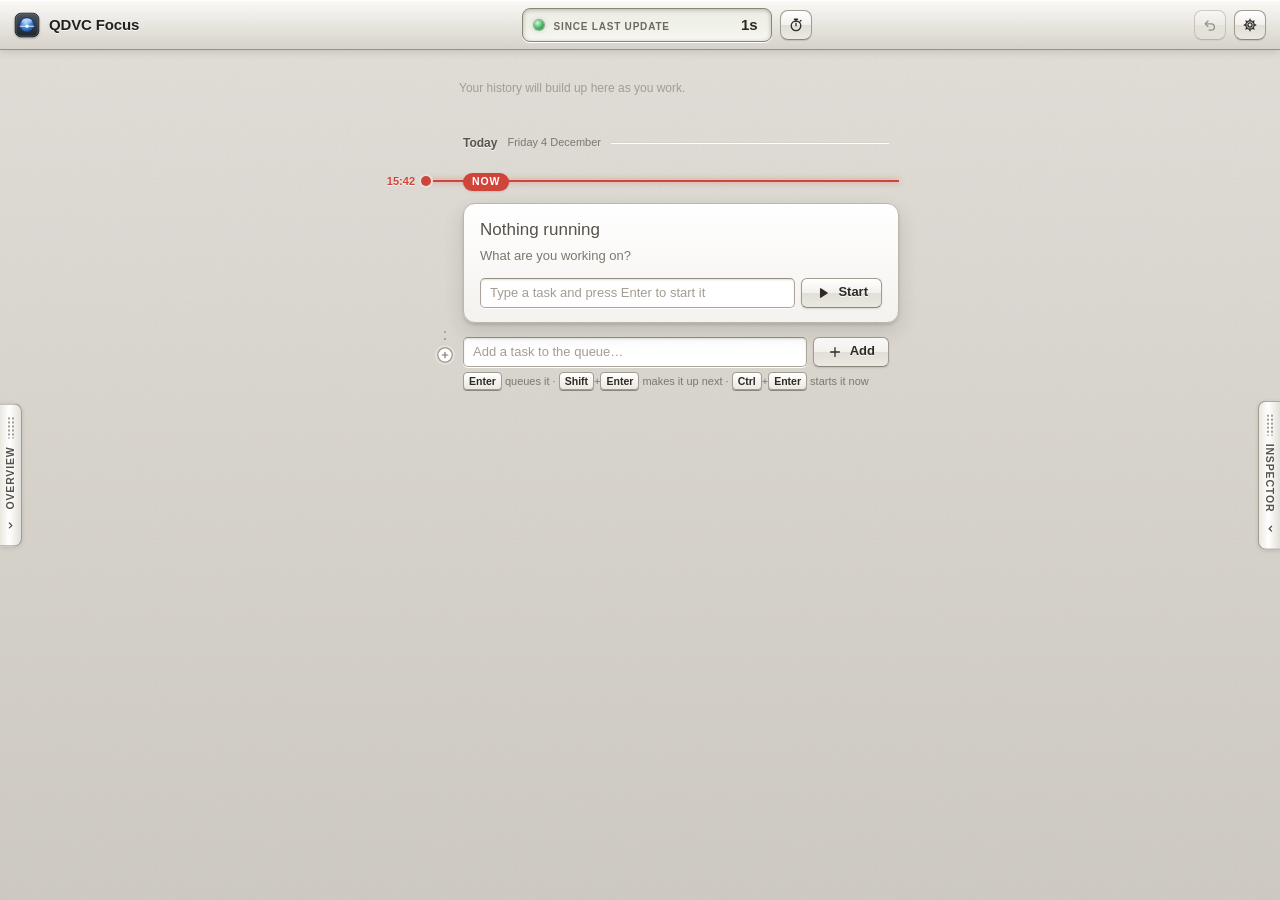
<file: docs/index.html>
<!DOCTYPE html>
<html lang="en">
<head>
<meta charset="utf-8">
<meta name="viewport" content="width=device-width, initial-scale=1">
<meta name="color-scheme" content="light">
<meta name="description" content="QDVC Focus — keep track of what you are working on now, what is up next, and what is running in the background.">
<title>QDVC Focus</title>
<link rel="icon" href="data:image/svg+xml,%3Csvg xmlns='http://www.w3.org/2000/svg' viewBox='0 0 32 32'%3E%3Crect x='1.5' y='1.5' width='29' height='29' rx='7' fill='%232d3238'/%3E%3Ccircle cx='16' cy='16' r='9' fill='%233a7fd0'/%3E%3Cpath d='M7.6 17.5h16.8' stroke='%23e8f3ff' stroke-width='1.6'/%3E%3Ccircle cx='16' cy='17.5' r='2.2' fill='%23fff'/%3E%3C/svg%3E">
<style>
/* ---------- src/css/00-tokens.css ---------- */
/* ==========================================================================
   00-tokens.css — the single source of truth for colour, type and metrics,
   in a light and a dark theme. 40-prefs.js sets data-theme on <html> to
   "light" or "dark" (resolving "auto" from the system setting).

   Both themes are deliberately tactile: lit-from-above gradients, inset
   wells, bevelled controls. Nothing outside this file names a colour
   directly, except where a hue is fixed by meaning in both themes.
   ========================================================================== */

:root {
  color-scheme: light;

  --font: "Helvetica Neue", Helvetica, Arial, sans-serif;
  --mono: ui-monospace, "SF Mono", Menlo, Consolas, "Liberation Mono", monospace;

  /* ink */
  --ink:         #23211d;
  --ink-mid:     #57524a;
  --ink-dim:     #7d776d;
  --ink-faint:   #a39d92;
  --emboss:      rgba(255, 255, 255, .85);   /* 1px text-shadow under labels */

  /* the desk behind everything */
  --desk-top:    #e4e1db;
  --desk-bot:    #d0ccc4;

  /* raised surfaces: drawers, dialogs */
  --surface-hi:  #fefefd;
  --surface-lo:  #f1efea;
  --surface-edge:#b3aea4;
  --shine:       rgba(255, 255, 255, 1);     /* inset highlight on top edges */

  /* bars: toolbar, dialog title bars */
  --bar-hi:      #fbfaf8;
  --bar-mid:     #e7e4de;
  --bar-lo:      #d6d2ca;
  --bar-edge:    #958f84;

  /* timeline cards */
  --card-hi:     #ffffff;
  --card-lo:     #f4f2ee;
  --card-edge:   #bcb7ad;
  --past-hi:     #faf9f6;
  --past-lo:     #f0eee9;

  /* sunken wells */
  --well-hi:     #d9d5cd;
  --well-lo:     #e7e4dd;

  /* etched separators: a dark line with a light line under it */
  --sep:         #d6d2c9;
  --sep-hi:      #ffffff;

  /* plain buttons */
  --btn-1:       #ffffff;
  --btn-2:       #f2f0ec;
  --btn-3:       #e2dfd8;
  --btn-4:       #ebe8e2;
  --btn-edge:    #a19b90;
  --btn-edge-b:  #8c867b;
  --btn-ink:     #2e2a25;
  --btn-shine:   rgba(255, 255, 255, .95);
  --btn-press-1: #d4d0c8;
  --btn-press-2: #e2dfd8;
  --hover-lift:  brightness(1.03);

  /* text fields */
  --field-bg:    #ffffff;
  --field-edge:  #aca69a;
  --field-edge-t:#958f83;

  /* shadows */
  --shadow:      rgba(40, 34, 24, .14);
  --shadow-deep: rgba(30, 25, 15, .28);

  /* accents */
  --accent:      #3a7bd5;
  --accent-hi:   #7db6f3;
  --accent-mid:  #4d8fe2;
  --accent-lo:   #2d6cc4;
  --accent-edge: #24599f;
  --accent-ink:  #2c66b8;
  --accent-soft: rgba(58, 123, 213, .12);
  --go:          #46a560;
  --go-hi:       #82d396;
  --go-mid:      #55b26e;
  --go-lo:       #379250;
  --go-edge:     #29703d;
  --red:         #b4362a;
  --red-edge:    #85251c;
  --amber-ink:   #9a6208;
  --now-line:    #d0453a;

  /* timeline lanes: 0 is the main line, the rest are background branches */
  --lane0:       #3a7bd5;
  --lane1:       #d08a1e;
  --lane2:       #2a9d8f;
  --lane3:       #8a5cc7;
  --lane4:       #c9506b;
  --lane-future: #a8a296;

  /* the clock face */
  --glass-hi:    #383e46;
  --glass-lo:    #1a1d21;
  --glass-edge:  #0f1114;
  --glass-ink:   #f3efe6;
  --glass-dim:   #9aa3ad;

  /* the backlit "since last update" display */
  --lcd-hi:      #e9eadf;
  --lcd-lo:      #f7f7f0;
  --lcd-edge:    #8a8579;
  --lcd-ink:     #2a2924;
  --lcd-dim:     #6c6a5f;

  /* menus, overlays, code */
  --menu-hi:     #fdfdfc;
  --menu-lo:     #f1efeb;
  --menu-edge:   #8d877c;
  --backdrop:    rgba(40, 36, 30, .38);
  --code-hi:     #272b31;
  --code-lo:     #1c1f24;

  --fs-xs: 11px;
  --fs-sm: 12px;
  --fs-md: 13px;

  --toolbar-h: 50px;
  --drawer-w: 320px;
  --radius: 6px;
}

:root[data-theme="dark"] {
  color-scheme: dark;

  --ink:         #ebe8e2;
  --ink-mid:     #c4c0b8;
  --ink-dim:     #9a968e;
  --ink-faint:   #6e6b65;
  --emboss:      rgba(0, 0, 0, .55);

  --desk-top:    #2b2d31;
  --desk-bot:    #1c1d20;

  --surface-hi:  #393c41;
  --surface-lo:  #2e3135;
  --surface-edge:#0f1012;
  --shine:       rgba(255, 255, 255, .08);

  --bar-hi:      #4b4e54;
  --bar-mid:     #3b3e43;
  --bar-lo:      #313438;
  --bar-edge:    #0c0d0f;

  --card-hi:     #46494f;
  --card-lo:     #3a3d42;
  --card-edge:   #141517;
  --past-hi:     #3b3e43;
  --past-lo:     #33363a;

  --well-hi:     #1a1b1e;
  --well-lo:     #24262a;

  --sep:         #18191c;
  --sep-hi:      rgba(255, 255, 255, .06);

  --btn-1:       #5b5f66;
  --btn-2:       #4b4f56;
  --btn-3:       #3e4147;
  --btn-4:       #44484e;
  --btn-edge:    #17181b;
  --btn-edge-b:  #0d0e10;
  --btn-ink:     #f0eee9;
  --btn-shine:   rgba(255, 255, 255, .15);
  --btn-press-1: #2a2c30;
  --btn-press-2: #35383d;
  --hover-lift:  brightness(1.12);

  --field-bg:    #1f2124;
  --field-edge:  #0f1012;
  --field-edge-t:#08090a;

  --shadow:      rgba(0, 0, 0, .45);
  --shadow-deep: rgba(0, 0, 0, .65);

  --accent:      #4b8fe6;
  --accent-ink:  #8cbcf5;
  --accent-soft: rgba(75, 143, 230, .2);
  --amber-ink:   #f0b14d;
  --red:         #ef7468;
  --now-line:    #ff6b5e;

  --lane0:       #5a9cf0;
  --lane1:       #e3a03a;
  --lane2:       #3fb7a8;
  --lane3:       #a67de0;
  --lane4:       #e06a86;
  --lane-future: #6f6c66;

  --glass-hi:    #30353c;
  --glass-lo:    #121417;
  --glass-edge:  #050607;

  --lcd-hi:      #1f2925;
  --lcd-lo:      #26322d;
  --lcd-edge:    #08090a;
  --lcd-ink:     #c9f0d4;
  --lcd-dim:     #7fa392;

  --menu-hi:     #46494f;
  --menu-lo:     #393c41;
  --menu-edge:   #0c0d0f;
  --backdrop:    rgba(0, 0, 0, .5);
  --code-hi:     #1d2024;
  --code-lo:     #141619;
}
/* ---------- src/css/10-base.css ---------- */
/* ==========================================================================
   10-base.css — reset, the desk, shared typography, keyframes.
   ========================================================================== */

*, *::before, *::after { box-sizing: border-box; }

html, body { height: 100%; }

body {
  margin: 0;
  min-width: 900px;
  overflow: hidden;
  font: var(--fs-md)/1.45 var(--font);
  color: var(--ink);
  background-color: var(--desk-bot);
  /* A faint grain over a top-lit gradient: enough to read as a surface,
     not enough to notice. */
  background-image:
    url("data:image/svg+xml,%3Csvg xmlns='http://www.w3.org/2000/svg' width='180' height='180'%3E%3Cfilter id='g'%3E%3CfeTurbulence type='fractalNoise' baseFrequency='.85' numOctaves='2' stitchTiles='stitch'/%3E%3CfeColorMatrix values='0 0 0 0 .2 0 0 0 0 .17 0 0 0 0 .12 0 0 0 .07 0'/%3E%3C/filter%3E%3Crect width='100%25' height='100%25' filter='url(%23g)'/%3E%3C/svg%3E"),
    linear-gradient(var(--desk-top), var(--desk-bot));
  background-attachment: fixed;
  -webkit-font-smoothing: antialiased;
  -moz-osx-font-smoothing: grayscale;
}

button, input, textarea, select { font: inherit; color: inherit; }

:focus-visible { outline: 2px solid var(--accent); outline-offset: 2px; }

b, strong { font-weight: 700; }

code {
  font: .92em var(--mono);
  padding: 1px 4px;
  border-radius: 3px;
  background: var(--accent-soft);
}

kbd {
  display: inline-block;
  min-width: 18px;
  padding: 0 5px;
  font: 600 10.5px/16px var(--font);
  text-align: center;
  color: var(--btn-ink);
  background: linear-gradient(var(--btn-1), var(--btn-4));
  border: 1px solid var(--btn-edge);
  border-radius: 4px;
  box-shadow: 0 1px 0 var(--btn-edge-b);
}

.dim { color: var(--ink-dim); }

.icon { flex: none; display: block; }

/* Engraved small-caps label, used for section headings everywhere. */
.label {
  font-size: var(--fs-xs);
  font-weight: 700;
  letter-spacing: .07em;
  text-transform: uppercase;
  color: var(--ink-dim);
  text-shadow: 0 1px 0 var(--emboss);
}

/* An etched rule: a dark line over a light one. */
.etched {
  height: 2px;
  border: 0;
  border-top: 1px solid var(--sep);
  border-bottom: 1px solid var(--sep-hi);
  margin: 0;
}

@keyframes breathe {
  0%, 100% { opacity: 1; }
  50% { opacity: .5; }
}

@keyframes ring {
  0% { box-shadow: 0 0 0 0 var(--ring-colour, rgba(58, 123, 213, .5)); }
  100% { box-shadow: 0 0 0 9px rgba(0, 0, 0, 0); }
}

@keyframes fade-in {
  from { opacity: 0; }
}

@keyframes drop-in {
  from { opacity: 0; transform: translateY(-10px) scale(.98); }
}

@keyframes rise-in {
  from { opacity: 0; transform: translateY(8px); }
}

@media (prefers-reduced-motion: reduce) {
  *, *::before, *::after { animation: none !important; transition: none !important; scroll-behavior: auto !important; }
}
/* ---------- src/css/20-chrome.css ---------- */
/* ==========================================================================
   20-chrome.css — window chrome: toolbar, the "since last update" display,
   the three-column workspace, the pull-open drawers and their handles, and
   the "jump to now" pill.
   ========================================================================== */

.app {
  display: flex;
  flex-direction: column;
  height: 100vh;
}

/* ---------------------------------------------------------------- toolbar */

.toolbar {
  position: relative;
  z-index: 6;
  flex: none;
  display: flex;
  align-items: center;
  gap: 12px;
  height: var(--toolbar-h);
  padding: 0 14px;
  background: linear-gradient(var(--bar-hi), var(--bar-mid) 55%, var(--bar-lo));
  border-bottom: 1px solid var(--bar-edge);
  box-shadow: inset 0 1px 0 var(--shine), 0 2px 8px var(--shadow);
}

.toolbar-spacer { flex: 1; }

.brand {
  display: flex;
  align-items: center;
  gap: 9px;
  min-width: 0;
}

.brand-mark svg { display: block; filter: drop-shadow(0 1px 1px rgba(0, 0, 0, .3)); }

.brand-name {
  font-size: 15px;
  font-weight: 700;
  letter-spacing: -.01em;
  color: var(--ink);
  text-shadow: 0 1px 0 var(--emboss);
  white-space: nowrap;
}

.toolbar-tools { display: flex; align-items: center; gap: 8px; }

/* Round glossy toolbar buttons, icon only. */
.tbtn {
  display: inline-flex;
  align-items: center;
  justify-content: center;
  width: 32px;
  height: 30px;
  padding: 0;
  color: var(--btn-ink);
  background: linear-gradient(var(--btn-1), var(--btn-2) 50%, var(--btn-3) 51%, var(--btn-4));
  border: 1px solid var(--btn-edge);
  border-bottom-color: var(--btn-edge-b);
  border-radius: 8px;
  box-shadow: inset 0 1px 0 var(--btn-shine), 0 1px 1px var(--shadow);
  cursor: pointer;
}

.tbtn:hover { filter: var(--hover-lift); }
.tbtn:active { filter: none; background: linear-gradient(var(--btn-press-1), var(--btn-press-2)); box-shadow: inset 0 1px 3px var(--shadow-deep); }
.tbtn:disabled { opacity: .45; cursor: default; filter: none; }

/* The "since last update" display: a recessed, backlit panel in the middle
   of the toolbar, like the status window of a desktop media player. */
.idle-chip {
  display: flex;
  align-items: center;
  gap: 10px;
  width: 250px;
  height: 34px;
  padding: 0 13px 0 11px;
  text-align: left;
  cursor: pointer;
  color: var(--lcd-ink);
  background:
    linear-gradient(rgba(255, 255, 255, .22), rgba(255, 255, 255, 0) 50%),
    linear-gradient(var(--lcd-hi), var(--lcd-lo));
  border: 1px solid var(--lcd-edge);
  border-radius: 8px;
  box-shadow: inset 0 1px 4px var(--shadow-deep), 0 1px 0 var(--sep-hi);
}

.idle-chip:active { box-shadow: inset 0 2px 6px var(--shadow-deep), 0 1px 0 var(--sep-hi); }

.idle-lamp {
  flex: none;
  width: 10px;
  height: 10px;
  border-radius: 50%;
  background: radial-gradient(circle at 35% 30%, #d4f8db, #41b45f 55%, #287f40);
  box-shadow: 0 0 0 1px rgba(0, 0, 0, .3), 0 0 5px rgba(65, 180, 95, .55);
}

.idle-chip[data-level="warn"] .idle-lamp {
  background: radial-gradient(circle at 35% 30%, #fff1c9, #e5a12c 55%, #a86c0a);
  box-shadow: 0 0 0 1px rgba(0, 0, 0, .3), 0 0 6px rgba(229, 161, 44, .7);
}

.idle-chip[data-level="alert"] .idle-lamp {
  background: radial-gradient(circle at 35% 30%, #ffd2cc, #db4a3a 55%, #962719);
  box-shadow: 0 0 0 1px rgba(0, 0, 0, .3), 0 0 8px rgba(219, 74, 58, .8);
  animation: breathe 1.6s ease-in-out infinite;
}

.idle-text {
  display: flex;
  flex: 1;
  justify-content: space-between;
  align-items: baseline;
  gap: 8px;
  min-width: 0;
}

.idle-label {
  font-size: 10px;
  font-weight: 700;
  text-transform: uppercase;
  letter-spacing: .08em;
  color: var(--lcd-dim);
  white-space: nowrap;
}

.idle-value {
  font-size: 15px;
  font-weight: 700;
  font-variant-numeric: tabular-nums;
  white-space: nowrap;
}

.idle-chip[data-level="warn"] .idle-value { color: var(--amber-ink); }
.idle-chip[data-level="alert"] .idle-value { color: var(--red); }
.idle-chip.is-pulsing { animation: ring .6s ease-out; --ring-colour: rgba(65, 180, 95, .55); }

/* -------------------------------------------------------------- workspace */

.workspace {
  flex: 1;
  min-height: 0;
  display: grid;
  grid-template-columns: 0 minmax(0, 1fr) 0;
  transition: grid-template-columns .24s ease;
}

.workspace.left-open { grid-template-columns: var(--drawer-w) minmax(0, 1fr) 0; }
.workspace.right-open { grid-template-columns: 0 minmax(0, 1fr) var(--drawer-w); }
.workspace.left-open.right-open { grid-template-columns: var(--drawer-w) minmax(0, 1fr) var(--drawer-w); }

.stage {
  position: relative;
  min-width: 0;
  min-height: 0;
}

/* -------------------------------------------------------------- drawers */

/* A drawer is a raised slab; the inner box keeps its full width while the
   column opens, so the contents slide in rather than reflow. */
.drawer {
  position: relative;
  min-width: 0;
  overflow: hidden;
  background: linear-gradient(var(--surface-hi), var(--surface-lo));
}

.drawer-left { border-right: 1px solid var(--surface-edge); box-shadow: inset -1px 0 0 var(--shine), 4px 0 12px var(--shadow); z-index: 2; }
.drawer-right { border-left: 1px solid var(--surface-edge); box-shadow: inset 1px 0 0 var(--shine), -4px 0 12px var(--shadow); z-index: 2; }

.workspace:not(.left-open) .drawer-left,
.workspace:not(.right-open) .drawer-right { border: 0; box-shadow: none; }

.drawer-inner {
  position: absolute;
  top: 0;
  bottom: 0;
  width: var(--drawer-w);
  overflow-y: auto;
  overflow-x: hidden;
}

.drawer-left .drawer-inner { right: 0; }
.drawer-right .drawer-inner { left: 0; }

/* Handles: a tab sticking out of each edge of the stage, with a knurled
   grip, that you pull to open the drawer behind it. */
.drawer-handle {
  position: absolute;
  top: 50%;
  z-index: 4;
  display: flex;
  flex-direction: column;
  align-items: center;
  gap: 8px;
  width: 22px;
  padding: 12px 0;
  color: var(--ink-mid);
  background: linear-gradient(90deg, var(--btn-4), var(--btn-1) 45%, var(--btn-3));
  border: 1px solid var(--btn-edge);
  box-shadow: 0 1px 4px var(--shadow);
  transform: translateY(-50%);
  cursor: pointer;
}

.drawer-handle:hover { filter: var(--hover-lift); color: var(--ink); }

.handle-left { left: 0; border-left: 0; border-radius: 0 8px 8px 0; }
.handle-right { right: 0; border-right: 0; border-radius: 8px 0 0 8px; }

.handle-grip {
  width: 8px;
  height: 22px;
  background-image: radial-gradient(circle, var(--ink-faint) .9px, transparent 1.3px);
  background-size: 4px 4px;
}

.handle-label {
  writing-mode: vertical-rl;
  font-size: 10.5px;
  font-weight: 700;
  letter-spacing: .08em;
  text-transform: uppercase;
  text-shadow: 0 1px 0 var(--emboss);
}

.handle-left .handle-label { transform: rotate(180deg); }

.handle-chevron { transition: transform .2s; }
.handle-left .handle-chevron { transform: rotate(-90deg); }
.handle-right .handle-chevron { transform: rotate(90deg); }
.left-open .handle-left .handle-chevron { transform: rotate(90deg); }
.right-open .handle-right .handle-chevron { transform: rotate(-90deg); }

/* ---------------------------------------------------------- jump to now */

.jump-now {
  position: absolute;
  left: 50%;
  z-index: 5;
  display: inline-flex;
  align-items: center;
  gap: 7px;
  height: 34px;
  padding: 0 16px 0 12px;
  font-size: var(--fs-md);
  font-weight: 700;
  color: #fff;
  text-shadow: 0 -1px 0 rgba(0, 0, 0, .3);
  background: linear-gradient(#7db6f3, #4d8fe2 50%, #2d6cc4 51%, #3f81d6);
  border: 1px solid #24599f;
  border-radius: 17px;
  box-shadow: inset 0 1px 0 rgba(255, 255, 255, .45), 0 6px 18px var(--shadow-deep);
  transform: translateX(-50%);
  cursor: pointer;
  animation: rise-in .18s ease-out;
}

.jump-now[hidden] { display: none; }
.jump-now[data-dir="down"] { bottom: 22px; }
.jump-now[data-dir="up"] { top: 18px; }
.jump-now[data-dir="up"] .icon { transform: rotate(180deg); }
.jump-now:hover { filter: brightness(1.06); }
/* ---------- src/css/30-controls.css ---------- */
/* ==========================================================================
   30-controls.css — buttons, text fields, small icon tools, links.
   ========================================================================== */

.btn {
  display: inline-flex;
  align-items: center;
  justify-content: center;
  gap: 7px;
  height: 30px;
  padding: 0 13px;
  font-size: var(--fs-md);
  font-weight: 600;
  color: var(--btn-ink);
  text-shadow: 0 1px 0 var(--emboss);
  white-space: nowrap;
  background: linear-gradient(var(--btn-1), var(--btn-2) 50%, var(--btn-3) 51%, var(--btn-4));
  border: 1px solid var(--btn-edge);
  border-bottom-color: var(--btn-edge-b);
  border-radius: var(--radius);
  box-shadow: inset 0 1px 0 var(--btn-shine), 0 1px 2px var(--shadow);
  cursor: pointer;
}

.btn:hover { filter: var(--hover-lift); }

.btn:active {
  filter: none;
  background: linear-gradient(var(--btn-press-1), var(--btn-press-2));
  box-shadow: inset 0 1px 3px var(--shadow-deep);
}

.btn:disabled {
  opacity: .5;
  filter: none;
  cursor: default;
  box-shadow: none;
}

.btn-lg { height: 38px; padding: 0 17px; font-size: 14px; border-radius: 8px; }
.btn-sm { height: 26px; padding: 0 10px; font-size: var(--fs-sm); gap: 5px; }
.btn-icon { width: 38px; padding: 0; }
.btn-block { width: 100%; justify-content: flex-start; }

/* Coloured buttons share one recipe: a two-tone gloss and an engraved
   label. Only the hues change; they read the same in both themes. */
.btn-primary, .btn-go, .btn-danger {
  color: #fff;
  text-shadow: 0 -1px 0 rgba(0, 0, 0, .3);
  box-shadow: inset 0 1px 0 rgba(255, 255, 255, .45), 0 1px 2px var(--shadow);
}

.btn-primary {
  background: linear-gradient(#7db6f3, #4d8fe2 50%, #2d6cc4 51%, #3f81d6);
  border-color: #24599f;
}

.btn-go {
  background: linear-gradient(#82d396, #55b26e 50%, #379250 51%, #42a05c);
  border-color: #29703d;
}

.btn-danger {
  background: linear-gradient(#ec8a7f, #d55849 50%, #bd3d2f 51%, #c84a3c);
  border-color: #85251c;
}

.btn-primary:active { background: linear-gradient(#2a65b8, #3a7bd5); box-shadow: inset 0 1px 3px rgba(0, 0, 0, .35); }
.btn-go:active { background: linear-gradient(#2f8146, #46a560); box-shadow: inset 0 1px 3px rgba(0, 0, 0, .35); }
.btn-danger:active { background: linear-gradient(#a8352a, #c84a3c); box-shadow: inset 0 1px 3px rgba(0, 0, 0, .35); }

/* Small borderless tool that gains a bevel on hover. */
.tool {
  flex: none;
  display: inline-flex;
  align-items: center;
  justify-content: center;
  width: 26px;
  height: 24px;
  padding: 0;
  color: var(--ink-mid);
  background: none;
  border: 1px solid transparent;
  border-radius: 5px;
  cursor: pointer;
}

.tool:hover, .tool.is-open {
  color: var(--ink);
  background: linear-gradient(var(--btn-1), var(--btn-4));
  border-color: var(--btn-edge);
  box-shadow: inset 0 1px 0 var(--btn-shine), 0 1px 1px var(--shadow);
}

.tool:active {
  background: linear-gradient(var(--btn-press-1), var(--btn-press-2));
  box-shadow: inset 0 1px 2px var(--shadow-deep);
}

.link-btn {
  padding: 0;
  font-size: var(--fs-md);
  color: var(--accent-ink);
  background: none;
  border: 0;
  cursor: pointer;
}

.link-btn:hover { text-decoration: underline; }

/* Text fields are sunk into the surface. */
.field {
  height: 30px;
  padding: 0 9px;
  font-size: var(--fs-md);
  color: var(--ink);
  background: var(--field-bg);
  border: 1px solid var(--field-edge);
  border-top-color: var(--field-edge-t);
  border-radius: 5px;
  box-shadow: inset 0 1px 2px var(--shadow), 0 1px 0 var(--sep-hi);
}

.field::placeholder { color: var(--ink-faint); }

.field:focus {
  outline: none;
  border-color: var(--accent);
  box-shadow: inset 0 1px 2px var(--shadow), 0 0 0 3px var(--accent-soft);
}

.field-area {
  width: 100%;
  height: auto;
  padding: 7px 9px;
  line-height: 1.45;
  resize: vertical;
}

.field-code {
  width: 100%;
  height: auto;
  min-height: 220px;
  padding: 10px 12px;
  font: 12.5px/1.5 var(--mono);
  white-space: pre;
  resize: vertical;
}

/* A segmented control: a row of buttons sharing one bevelled frame. */
.segmented { display: inline-flex; }
.segmented .btn { border-radius: 0; margin-left: -1px; }
.segmented .btn:first-child { border-radius: var(--radius) 0 0 var(--radius); margin-left: 0; }
.segmented .btn:last-child { border-radius: 0 var(--radius) var(--radius) 0; }
.segmented .btn[aria-pressed="true"] {
  background: linear-gradient(var(--btn-press-1), var(--btn-press-2));
  box-shadow: inset 0 1px 3px var(--shadow-deep);
  filter: none;
}
/* ---------- src/css/40-timeline.css ---------- */
/* ==========================================================================
   40-timeline.css — the timeline: rows, the graph column (lines, curves and
   nodes), and the cards beside it.

   Each row is a three-column grid: time | graph | card. The graph column is
   as wide as the lanes in use (--graph-w, set by the view). Lines are thin
   absolutely-positioned bars anchored to the top or bottom of their row, and
   the node sits a fixed distance from the top (--node-y), so rows can be any
   height without the drawing stretching.
   ========================================================================== */

.timeline-scroll {
  position: absolute;
  inset: 0;
  overflow: auto;
}

/* As wide as its columns, centred; scrolls sideways only if very many
   tasks once ran at the same time. */
.timeline {
  --node-y: 24px;
  width: fit-content;
  max-width: 100%;
  min-width: 520px;
  margin: 0 auto;
  padding: 26px 44px 160px 36px;
}

.tl-origin {
  padding: 4px 0 18px calc(58px + var(--graph-w));
  font-size: var(--fs-sm);
  color: var(--ink-faint);
}

/* Past and present: one grid. Columns and rows are set inline by the view. */
.tl-grid {
  position: relative;
  display: grid;
}

.tl-time {
  padding: 16px 10px 0 0;
  font-size: var(--fs-xs);
  line-height: 16px;
  text-align: right;
  color: var(--ink-dim);
  font-variant-numeric: tabular-nums;
  text-shadow: 0 1px 0 var(--emboss);
  white-space: nowrap;
}

.tl-tick .tl-time { padding-top: 0; line-height: 10px; }
.tl-tick-time { font-size: 10px; color: var(--ink-faint); }

.tl-graph { position: relative; }

/* Cards sit in their lane's column, spanning the rows they ran for. */
.tl-grid > .tl-card,
.tl-grid > .run-card {
  position: relative;
  z-index: 1;
  margin: 6px 10px 6px 4px;
}

.lane-dot {
  display: inline-block;
  width: 8px;
  height: 8px;
  margin: 0 7px 1px 0;
  border-radius: 50%;
  background: var(--lc);
  box-shadow: inset 0 1px 0 rgba(255, 255, 255, .5), 0 0 0 1px rgba(0, 0, 0, .2);
}

/* The queue: a plain list of rows, lining up with lane 0 above. */
.tl-row {
  position: relative;
  display: grid;
  grid-template-columns: 58px var(--graph-w) var(--col-w);
}

.tl-body {
  min-width: 0;
  padding: 6px 10px 8px 4px;
}

/* ---------------------------------------------------------------- lanes */

.lc0 { --lc: var(--lane0); }
.lc1 { --lc: var(--lane1); }
.lc2 { --lc: var(--lane2); }
.lc3 { --lc: var(--lane3); }
.lc4 { --lc: var(--lane4); }

/* A line is a little tube: darker at the edges, a highlight down the middle. */
.ln {
  position: absolute;
  width: 4px;
  margin-left: -2px;
  border-radius: 2px;
}

.ln-solid, .ln-bg {
  background:
    linear-gradient(90deg, rgba(0, 0, 0, .22), rgba(255, 255, 255, .38) 45%, rgba(0, 0, 0, .14)),
    var(--lc);
}

.ln-idle {
  background: repeating-linear-gradient(to bottom, var(--lc) 0 5px, transparent 5px 10px);
  opacity: .5;
  width: 2px;
  margin-left: -1px;
}

.ln-future {
  width: 2px;
  margin-left: -1px;
  background: repeating-linear-gradient(to bottom, var(--lane-future) 0 2px, transparent 2px 7px);
}

.curve {
  position: absolute;
  left: 0;
  overflow: visible;
  pointer-events: none;
}

.curve path {
  fill: none;
  stroke: var(--lc);
  stroke-width: 4;
  stroke-linecap: round;
}

.curve path + path {
  stroke: rgba(255, 255, 255, .35);
  stroke-width: 1.2;
}

/* ---------------------------------------------------------------- nodes */

/* Glossy beads, ringed in the desk colour so they sit on top of the line. */
.node {
  position: absolute;
  top: var(--node-y);
  width: 14px;
  height: 14px;
  margin: -7px 0 0 -7px;
  border-radius: 50%;
  background:
    radial-gradient(circle at 35% 30%, rgba(255, 255, 255, .8), rgba(255, 255, 255, 0) 48%),
    var(--lc);
  box-shadow: 0 0 0 2px var(--desk-top), 0 1px 3px rgba(0, 0, 0, .35);
}

.node .icon {
  width: 10px;
  height: 10px;
  margin: 2px;
  color: #fff;
  stroke-width: 3;
}

.node-done {
  background:
    radial-gradient(circle at 35% 30%, rgba(255, 255, 255, .7), rgba(255, 255, 255, 0) 48%),
    var(--go);
}

.node-small { width: 10px; height: 10px; margin: -5px 0 0 -5px; }

.node-hollow {
  background: var(--field-bg);
  box-shadow: inset 0 0 0 2px var(--lc), 0 0 0 2px var(--desk-top);
}

.node-present {
  width: 20px;
  height: 20px;
  margin: -10px 0 0 -10px;
  animation: present-ring 2.2s ease-out infinite;
}

@keyframes present-ring {
  0% { box-shadow: 0 0 0 2px var(--desk-top), 0 0 0 2px var(--lc); }
  70%, 100% { box-shadow: 0 0 0 2px var(--desk-top), 0 0 0 12px rgba(0, 0, 0, 0); }
}

.node-running { animation: lane-ring 1.8s ease-out infinite; }

@keyframes lane-ring {
  0% { box-shadow: 0 0 0 2px var(--desk-top), 0 0 0 2px color-mix(in srgb, var(--lc) 70%, transparent); }
  80%, 100% { box-shadow: 0 0 0 2px var(--desk-top), 0 0 0 9px transparent; }
}

.node-future {
  width: 12px;
  height: 12px;
  margin: -6px 0 0 -6px;
  background: var(--field-bg);
  box-shadow: inset 0 0 0 2px var(--lane-future), 0 0 0 2px var(--desk-top);
}

.node-next { box-shadow: inset 0 0 0 3px var(--lane0), 0 0 0 2px var(--desk-top); }

.node-add {
  display: flex;
  align-items: center;
  justify-content: center;
  width: 16px;
  height: 16px;
  margin: -8px 0 0 -8px;
  color: var(--ink-dim);
  background: var(--field-bg);
  box-shadow: inset 0 0 0 1.5px var(--lane-future), 0 0 0 2px var(--desk-top);
}

.node-add .icon { width: 10px; height: 10px; color: var(--ink-dim); stroke-width: 2.4; margin: 0; }

/* ---------------------------------------------------------------- cards */

.tl-card {
  position: relative;
  padding: 8px 12px 9px;
  background: linear-gradient(var(--card-hi), var(--card-lo));
  border: 1px solid var(--card-edge);
  border-radius: 8px;
  box-shadow: inset 0 1px 0 var(--shine), 0 1px 2px var(--shadow);
  cursor: pointer;
}

.tl-card:hover { filter: var(--hover-lift); }

.tl-card.is-past {
  background: linear-gradient(var(--past-hi), var(--past-lo));
  box-shadow: inset 0 1px 0 var(--shine), 0 1px 1px var(--shadow);
}

.tl-card.is-past .tl-title { font-weight: 600; color: var(--ink-mid); }

.tl-card.is-selected,
.present-card.is-selected {
  border-color: var(--accent);
  box-shadow: inset 0 1px 0 var(--shine), 0 0 0 3px var(--accent-soft), 0 1px 2px var(--shadow);
}

.tl-title {
  font-size: 13.5px;
  font-weight: 700;
  line-height: 18px;
  overflow-wrap: anywhere;
}

.tl-note {
  margin-top: 1px;
  font-size: var(--fs-sm);
  color: var(--ink-mid);
  white-space: nowrap;
  overflow: hidden;
  text-overflow: ellipsis;
}

.tl-meta {
  display: flex;
  flex-wrap: wrap;
  align-items: center;
  gap: 4px 8px;
  margin-top: 3px;
  font-size: 11.5px;
  color: var(--ink-dim);
  font-variant-numeric: tabular-nums;
}

/* Small recessed status chips. */
.chip {
  display: inline-flex;
  align-items: center;
  gap: 4px;
  height: 17px;
  padding: 0 7px;
  font-size: 10.5px;
  font-weight: 700;
  letter-spacing: .02em;
  color: var(--ink-mid);
  background: linear-gradient(var(--well-hi), var(--well-lo));
  border-radius: 9px;
  box-shadow: inset 0 1px 2px var(--shadow), 0 1px 0 var(--sep-hi);
  white-space: nowrap;
}

.chip .icon { width: 11px; height: 11px; stroke-width: 2.2; }
.chip-done { color: var(--go); }
.chip-next { color: #fff; background: linear-gradient(#5f9de9, #3a7bd5); box-shadow: inset 0 1px 0 rgba(255, 255, 255, .35), 0 1px 1px var(--shadow); text-shadow: 0 -1px 0 rgba(0, 0, 0, .25); }

/* Hover tools on a card, laid over its top-right corner. */
.tl-tools {
  position: absolute;
  top: 5px;
  right: 5px;
  display: flex;
  gap: 1px;
  padding-left: 18px;
  background: linear-gradient(to right, transparent, var(--card-hi) 16px);
  border-radius: 0 6px 6px 0;
  opacity: 0;
  pointer-events: none;
  transition: opacity .12s;
}

.tl-card:hover .tl-tools,
.tl-card:focus-within .tl-tools { opacity: 1; pointer-events: auto; }
body.dragging-task .tl-tools { opacity: 0 !important; }

/* ------------------------------------------------------- one-line rows */

.tl-line {
  display: flex;
  align-items: center;
  gap: 6px;
  padding-top: 10px;
  font-size: var(--fs-sm);
  color: var(--ink-dim);
  text-shadow: 0 1px 0 var(--emboss);
}

.tl-line .icon { width: 13px; height: 13px; }
.tl-line b { color: var(--ink-mid); }
.tl-gap { padding-top: 7px; font-style: italic; font-size: var(--fs-xs); }

.tl-day {
  display: flex;
  align-items: center;
  gap: 10px;
  padding: 14px 10px 0 4px;
}

.tl-day-name { font-weight: 700; font-size: var(--fs-sm); color: var(--ink-mid); text-shadow: 0 1px 0 var(--emboss); white-space: nowrap; }
.tl-day-date { font-size: var(--fs-xs); color: var(--ink-dim); white-space: nowrap; }
.tl-day .etched { flex: 1; }

/* -------------------------------------------------------------- future */

.tl-card.is-future {
  background: linear-gradient(var(--past-hi), var(--past-lo));
  cursor: grab;
}

.tl-card.is-future:active { cursor: grabbing; }
.tl-card.is-next { background: linear-gradient(var(--card-hi), var(--card-lo)); box-shadow: inset 0 1px 0 var(--shine), 0 2px 4px var(--shadow); }
.tl-card.is-dragging { opacity: .4; }

.tl-future { position: relative; }

.tl-future.drop-active::before {
  content: '';
  position: absolute;
  inset: -4px auto -4px calc(58px + var(--graph-w) - 2px);
  width: calc(var(--col-w) + 8px);
  border-radius: 10px;
  background: var(--accent-soft);
  pointer-events: none;
}

/* The marker takes no space, so placing it never moves the rows it is
   measured against. */
.drop-marker { position: relative; height: 0; }

.drop-marker::before {
  content: '';
  position: absolute;
  left: calc(58px + var(--graph-w) + 4px);
  width: calc(var(--col-w) - 6px);
  top: -2px;
  height: 3px;
  border-radius: 2px;
  background: linear-gradient(#6aa8ef, #2f6fca);
  box-shadow: 0 1px 2px rgba(30, 80, 160, .45);
}

.drop-marker::after {
  content: '';
  position: absolute;
  left: calc(58px + var(--graph-w));
  top: -5px;
  width: 9px;
  height: 9px;
  border-radius: 50%;
  background: var(--field-bg);
  border: 2px solid #2f6fca;
}

.add-form { display: flex; gap: 6px; }
.add-form .field { flex: 1; min-width: 0; }
.add-hint { margin-top: 5px; font-size: var(--fs-xs); color: var(--ink-dim); }
/* ---------- src/css/45-present.css ---------- */
/* ==========================================================================
   45-present.css — the present: running cards (with the glass-fronted clock
   on the one in the foreground), the "now" line drawn across the timeline,
   and hiding timers.
   ========================================================================== */

/* A running card reaches from when the task started down to the now line.
   Its title sticks to the top of the view and its controls to the bottom,
   so however long it has run, both stay in reach. */
.run-card {
  container-type: inline-size;
  display: flex;
  flex-direction: column;
  min-height: 132px;
  background: linear-gradient(var(--card-hi), var(--card-lo));
  border: 1px solid var(--card-edge);
  border-radius: 11px;
  box-shadow: inset 0 1px 0 var(--shine), 0 2px 3px var(--shadow), 0 8px 20px var(--shadow);
  cursor: pointer;
}

.run-card.is-foreground {
  border-color: var(--accent);
  box-shadow: inset 0 1px 0 var(--shine), 0 0 0 3px var(--accent-soft), 0 2px 3px var(--shadow), 0 12px 28px var(--shadow);
}

.run-card.is-selected:not(.is-foreground) {
  border-color: var(--accent);
  box-shadow: inset 0 1px 0 var(--shine), 0 0 0 3px var(--accent-soft), 0 2px 3px var(--shadow);
}

.run-head {
  position: sticky;
  top: 0;
  z-index: 2;
  padding: 9px 12px 6px;
  background: linear-gradient(var(--card-hi), color-mix(in srgb, var(--card-hi) 70%, var(--card-lo)));
  border-radius: 10px 10px 0 0;
}

.eyebrow {
  display: flex;
  align-items: center;
  gap: 7px;
  height: 18px;
}

.run-title {
  font-size: 15px;
  font-weight: 700;
  line-height: 1.25;
  letter-spacing: -.01em;
  overflow-wrap: anywhere;
}

.is-foreground .run-title { font-size: 18px; }

.run-notes {
  display: -webkit-box;
  -webkit-line-clamp: 3;
  -webkit-box-orient: vertical;
  overflow: hidden;
  margin: 0 12px 6px;
  font-size: var(--fs-md);
  white-space: pre-wrap;
  color: var(--ink-mid);
}

.run-foot {
  position: sticky;
  bottom: 0;
  z-index: 2;
  display: flex;
  flex-direction: column;
  gap: 8px;
  margin-top: auto;
  padding: 10px 12px 12px;
  background: linear-gradient(color-mix(in srgb, var(--card-lo) 80%, var(--card-hi)), var(--card-lo));
  border-top: 1px solid var(--sep);
  border-radius: 0 0 10px 10px;
  box-shadow: inset 0 1px 0 var(--sep-hi);
}

.run-time { font-size: var(--fs-sm); color: var(--ink-mid); font-variant-numeric: tabular-nums; }

.run-actions {
  display: flex;
  flex-wrap: wrap;
  gap: 6px;
}

.run-actions .btn { height: 28px; padding: 0 10px; font-size: 12.5px; gap: 5px; }
.run-actions .btn-icon { width: 30px; padding: 0; }
/* The menu stays on the first row beside the main button; a second
   button wraps below if the card is narrow. */
.run-actions [data-act="task-menu"] { order: 1; }
.run-actions [data-act="start-next"] { order: 2; }

/* In a narrow card the secondary labels give way to their icons. */
@container (max-width: 250px) {
  .run-actions .narrow-hide { display: none; }
  .run-actions [data-act="foreground"] { width: 30px; padding: 0; }
}

.clock-face {
  position: relative;
  overflow: hidden;
  padding: 7px 10px 6px;
  text-align: center;
  color: var(--glass-ink);
  background: linear-gradient(var(--glass-hi), var(--glass-lo));
  border: 1px solid var(--glass-edge);
  border-radius: 9px;
  box-shadow: inset 0 2px 7px rgba(0, 0, 0, .6), inset 0 0 0 1px rgba(255, 255, 255, .05), 0 1px 0 var(--sep-hi);
}

/* The glass: a curved highlight over the top half. */
.clock-face::after {
  content: '';
  position: absolute;
  top: 1px;
  left: 1px;
  right: 1px;
  height: 46%;
  border-radius: 8px 8px 50% 50% / 8px 8px 12px 12px;
  background: linear-gradient(rgba(255, 255, 255, .13), rgba(255, 255, 255, .02));
  pointer-events: none;
}

.clock-label {
  font-size: 9.5px;
  font-weight: 700;
  letter-spacing: .14em;
  text-transform: uppercase;
  color: var(--glass-dim);
}

.clock-digits {
  font-size: 30px;
  font-weight: 300;
  line-height: 1.15;
  font-variant-numeric: tabular-nums;
  text-shadow: 0 0 14px rgba(255, 246, 225, .28);
  white-space: nowrap;
}

.pc-stats {
  display: grid;
  grid-template-columns: auto auto;
  gap: 2px 8px;
  margin: 0;
  padding: 0 2px;
  font-size: 11.5px;
}

.pc-stats dt { color: var(--ink-dim); }
.pc-stats dd { margin: 0; text-align: right; font-weight: 700; font-variant-numeric: tabular-nums; }

.live-lamp {
  width: 9px;
  height: 9px;
  border-radius: 50%;
  background: radial-gradient(circle at 35% 30%, #d4f8db, #41b45f 55%, #287f40);
  box-shadow: 0 0 0 1px rgba(0, 0, 0, .25), 0 0 6px rgba(65, 180, 95, .7);
  animation: breathe 2.4s ease-in-out infinite;
}

.live-lamp.is-dim {
  background: radial-gradient(circle at 35% 30%, #e3f1ff, #6aa0dc 55%, #3c6ea8);
  box-shadow: 0 0 0 1px rgba(0, 0, 0, .25);
  animation: none;
}

/* While a task is dragged, anything that can start it says so. */
.drop-hint { display: none; }

body.dragging-task [data-drop="now"] > .drop-hint,
body.dragging-task .now-empty > .drop-hint {
  position: absolute;
  inset: 6px;
  z-index: 3;
  display: flex;
  align-items: center;
  justify-content: center;
  font-size: 13px;
  font-weight: 700;
  text-align: center;
  color: var(--accent-ink);
  background: color-mix(in srgb, var(--card-hi) 86%, transparent);
  border-radius: 9px;
  box-shadow: inset 0 0 0 2px var(--accent-soft);
  pointer-events: none;
}

[data-drop="now"].drop-active > .drop-hint,
[data-drop="now"].drop-active .now-empty > .drop-hint {
  box-shadow: inset 0 0 0 2px var(--accent), 0 0 0 4px var(--accent-soft) !important;
}

/* ------------------------------------------------------------ now line */

/* A calendar-style line across the whole timeline at the present moment. */
.tl-nowline {
  position: relative;
  z-index: 1;
  padding-left: calc(var(--graph-w) + 4px);
}

.tl-nowline::before {
  content: '';
  position: absolute;
  left: -6px;
  right: 0;
  top: calc(var(--node-y) - 1px);
  height: 2px;
  background: var(--now-line);
  box-shadow: 0 0 6px color-mix(in srgb, var(--now-line) 60%, transparent);
  pointer-events: none;
}

.tl-nowline::after {
  content: '';
  position: absolute;
  left: -10px;
  top: calc(var(--node-y) - 5px);
  width: 10px;
  height: 10px;
  border-radius: 50%;
  background: var(--now-line);
  box-shadow: 0 0 0 2px var(--desk-top);
}

.tl-now.tl-time {
  padding-right: 16px;
  font-weight: 700;
  color: var(--now-line);
}

.now-tag {
  position: relative;
  z-index: 1;
  display: inline-block;
  margin-top: 16px;
  padding: 1px 9px;
  font-size: 10.5px;
  font-weight: 700;
  letter-spacing: .08em;
  text-transform: uppercase;
  color: #fff;
  background: var(--now-line);
  border-radius: 9px;
  box-shadow: 0 1px 2px var(--shadow);
}

.end-cap {
  position: absolute;
  top: var(--node-y);
  width: 8px;
  height: 8px;
  margin: -4px 0 0 -4px;
  border-radius: 50%;
  background: var(--lc);
  box-shadow: 0 0 0 2px var(--desk-top);
  animation: lane-ring 1.8s ease-out infinite;
}

/* Nothing running: the now line opens into a small panel. */
.now-empty {
  position: relative;
  max-width: 520px;
  margin: 12px 0 8px;
  padding: 14px 16px;
  background: linear-gradient(var(--card-hi), var(--card-lo));
  border: 1px solid var(--card-edge);
  border-radius: 12px;
  box-shadow: inset 0 1px 0 var(--shine), 0 2px 3px var(--shadow), 0 8px 20px var(--shadow);
}

.now-empty-title { font-size: 17px; font-weight: 300; color: var(--ink-mid); }
.now-empty-text { margin: 4px 0 12px; color: var(--ink-dim); }
.now-empty .btn-go { margin-bottom: 12px; }

/* ------------------------------------------------------- hiding timers */

/* Timers can be stressful. With them off, anything that counts is hidden,
   and a calm stand-in shows where one is needed. Past durations stay: they
   are history, not a clock running. */
.timer-alt { display: none; }
html[data-timers="off"] .timer { display: none !important; }
html[data-timers="off"] .timer-alt { display: block; }
html[data-timers="off"] .idle-calm.timer-alt { display: flex; }

.toolbar-centre { display: flex; align-items: center; gap: 8px; }

.idle-calm {
  align-items: center;
  justify-content: center;
  width: 250px;
  height: 34px;
  font-size: var(--fs-sm);
  font-style: italic;
  color: var(--lcd-dim);
  background: linear-gradient(var(--lcd-hi), var(--lcd-lo));
  border: 1px solid var(--lcd-edge);
  border-radius: 8px;
  box-shadow: inset 0 1px 4px var(--shadow), 0 1px 0 var(--sep-hi);
}

.tbtn-toggle .when-off { display: none; }
.tbtn-toggle[aria-pressed="true"] .when-on { display: none; }
.tbtn-toggle[aria-pressed="true"] .when-off { display: block; }

/* Pressed in while timers are hidden. */
.tbtn-toggle[aria-pressed="true"] {
  background: linear-gradient(var(--btn-press-1), var(--btn-press-2));
  box-shadow: inset 0 1px 3px var(--shadow-deep);
}
/* ---------- src/css/50-drawers.css ---------- */
/* ==========================================================================
   50-drawers.css — what goes inside the drawers: the overview on the left
   and the task inspector on the right.
   ========================================================================== */

.dw { padding: 0 0 24px; }

.dw-head {
  position: sticky;
  top: 0;
  z-index: 1;
  display: flex;
  align-items: center;
  gap: 8px;
  height: 40px;
  padding: 0 16px;
  background: linear-gradient(var(--bar-hi), var(--bar-mid));
  border-bottom: 1px solid var(--sep);
  box-shadow: inset 0 1px 0 var(--shine), 0 1px 0 var(--sep-hi);
}

.dw-head .label { color: var(--ink-mid); }
.dw-head .chip { margin-left: auto; }

.dw-section { padding: 14px 16px 4px; }
.dw-section > .label { margin-bottom: 8px; }
.dw-section + .dw-section { border-top: 1px solid var(--sep); box-shadow: inset 0 1px 0 var(--sep-hi); }

.dw-empty {
  padding: 18px 16px;
  color: var(--ink-dim);
}

/* --------------------------------------------------------------- overview */

.tiles {
  display: grid;
  grid-template-columns: 1fr 1fr;
  gap: 8px;
}

.tile {
  padding: 8px 10px 9px;
  background: linear-gradient(var(--well-hi), var(--well-lo));
  border-radius: 8px;
  box-shadow: inset 0 1px 3px var(--shadow), 0 1px 0 var(--sep-hi);
}

.tile-value {
  font-size: 19px;
  font-weight: 700;
  line-height: 1.2;
  font-variant-numeric: tabular-nums;
  text-shadow: 0 1px 0 var(--emboss);
}

.tile-label { font-size: var(--fs-xs); color: var(--ink-dim); }

/* The day at a glance: focus on the top track, background underneath. */
.ribbon {
  position: relative;
  height: 30px;
  margin-top: 12px;
  background: linear-gradient(var(--well-hi), var(--well-lo));
  border-radius: 6px;
  box-shadow: inset 0 1px 3px var(--shadow), 0 1px 0 var(--sep-hi);
  overflow: hidden;
}

.rb-seg {
  position: absolute;
  min-width: 2px;
  border-radius: 2px;
  background:
    linear-gradient(rgba(255, 255, 255, .45), rgba(255, 255, 255, 0) 60%),
    var(--lc);
}

.rb-focus { top: 4px; height: 11px; }
.rb-bg { top: 18px; height: 7px; opacity: .85; }

.rb-tick {
  position: absolute;
  top: 0;
  bottom: 0;
  width: 1px;
  background: var(--sep);
}

.rb-scale {
  display: flex;
  justify-content: space-between;
  margin-top: 3px;
  font-size: 10.5px;
  color: var(--ink-dim);
  font-variant-numeric: tabular-nums;
}

.ov-row {
  display: flex;
  align-items: baseline;
  gap: 8px;
  padding: 3px 0;
}

.ov-row .ov-key { flex: none; width: 76px; font-size: var(--fs-sm); color: var(--ink-dim); }
.ov-row .ov-val { min-width: 0; overflow: hidden; text-overflow: ellipsis; white-space: nowrap; font-weight: 600; }

/* The day list: a classic source list, with a bevelled selection. */
.day-list { margin: 0 -8px; padding: 0; list-style: none; }

.day-link {
  display: flex;
  align-items: baseline;
  gap: 8px;
  width: 100%;
  padding: 5px 8px;
  text-align: left;
  background: none;
  border: 0;
  border-radius: 6px;
  cursor: pointer;
}

.day-link:hover {
  color: #fff;
  text-shadow: 0 -1px 0 rgba(0, 0, 0, .25);
  background: linear-gradient(#64a1ea, #3a7bd5);
}

.day-link:hover .day-sub { color: rgba(255, 255, 255, .85); }
.day-name { flex: 1; font-weight: 600; }
.day-sub { font-size: var(--fs-xs); color: var(--ink-dim); font-variant-numeric: tabular-nums; }

/* -------------------------------------------------------------- inspector */

.ins-body { padding: 14px 16px 4px; }

.ins-title {
  width: 100%;
  height: 34px;
  font-size: 15px;
  font-weight: 700;
}

.ins-body .field-area { margin-top: 8px; min-height: 92px; }

.ins-hint { margin-top: 4px; font-size: var(--fs-xs); color: var(--ink-faint); }

.facts {
  display: grid;
  grid-template-columns: auto 1fr;
  gap: 4px 12px;
  margin: 0;
  font-size: var(--fs-sm);
}

.facts dt { color: var(--ink-dim); }
.facts dd { margin: 0; text-align: right; font-weight: 600; font-variant-numeric: tabular-nums; }

.stretch-list {
  margin: 0;
  padding: 0;
  list-style: none;
  font-size: var(--fs-sm);
  font-variant-numeric: tabular-nums;
}

.stretch-list li {
  display: grid;
  grid-template-columns: 14px 1fr auto;
  align-items: center;
  gap: 8px;
  padding: 4px 0;
  border-bottom: 1px solid var(--sep);
  box-shadow: 0 1px 0 var(--sep-hi);
}

.stretch-list li:last-child { border-bottom: 0; box-shadow: none; }

.sw {
  width: 10px;
  height: 10px;
  border-radius: 50%;
  background: var(--lc);
  box-shadow: inset 0 1px 0 rgba(255, 255, 255, .5), 0 0 0 1px rgba(0, 0, 0, .2);
}

.sw-bg {
  border-radius: 3px;
  background: repeating-linear-gradient(-45deg, var(--lc) 0 3px, color-mix(in srgb, var(--lc) 50%, #fff) 3px 6px);
}

.stretch-when { color: var(--ink-mid); }
.stretch-len { font-weight: 700; }

.ins-actions { display: flex; flex-direction: column; gap: 6px; }
.ins-actions .btn { justify-content: flex-start; }
/* ---------- src/css/70-overlays.css ---------- */
/* ==========================================================================
   70-overlays.css — dialogs (including the settings window), pop-up menus,
   toasts, the YAML view and the file-drop veil.
   ========================================================================== */

#layer { position: relative; z-index: 50; }

/* ---------------------------------------------------------------- dialog */

.backdrop {
  position: fixed;
  inset: 0;
  z-index: 50;
  display: flex;
  align-items: flex-start;
  justify-content: center;
  padding: 9vh 20px 20px;
  background: var(--backdrop);
  animation: fade-in .12s ease-out;
}

.dialog {
  display: flex;
  flex-direction: column;
  width: 540px;
  max-width: 100%;
  max-height: 82vh;
  overflow: hidden;
  background: linear-gradient(var(--surface-hi), var(--surface-lo));
  border: 1px solid var(--bar-edge);
  border-radius: 11px;
  box-shadow: 0 26px 70px var(--shadow-deep), 0 4px 12px var(--shadow), inset 0 1px 0 var(--shine);
  animation: drop-in .16s ease-out;
}

.dialog-wide { width: 780px; }

.dialog-titlebar {
  flex: none;
  display: flex;
  align-items: center;
  height: 38px;
  padding: 0 8px 0 16px;
  background: linear-gradient(var(--bar-hi), var(--bar-lo));
  border-bottom: 1px solid var(--bar-edge);
  box-shadow: inset 0 1px 0 var(--shine);
}

.dialog-title {
  flex: 1;
  font-size: 13.5px;
  font-weight: 700;
  text-align: center;
  padding-left: 26px;
  text-shadow: 0 1px 0 var(--emboss);
}

.titlebar-close {
  display: inline-flex;
  align-items: center;
  justify-content: center;
  width: 26px;
  height: 26px;
  padding: 0;
  color: var(--ink-mid);
  background: none;
  border: 1px solid transparent;
  border-radius: 50%;
  cursor: pointer;
}

.titlebar-close:hover {
  color: #fff;
  background: linear-gradient(#e0796d, #bd3d2f);
  border-color: #85251c;
}

.dialog-body { padding: 16px 18px 18px; overflow: auto; }
.dialog-body p { margin: 0 0 10px; }
.dialog-message { font-size: 13.5px; }

.dialog-foot {
  flex: none;
  display: flex;
  justify-content: flex-end;
  gap: 8px;
  padding: 12px 16px;
  background: linear-gradient(var(--bar-mid), var(--bar-lo));
  border-top: 1px solid var(--sep);
  box-shadow: inset 0 1px 0 var(--shine);
}

.push-left { margin-right: auto; }

/* ------------------------------------------------------- settings window */

/* A preferences window: icon tabs in a toolbar, one pane at a time. */
.dialog-prefs { width: 600px; }
.dialog-prefs .dialog-body { padding: 0; }

.pref-tabs {
  display: flex;
  justify-content: center;
  gap: 4px;
  padding: 8px 12px 6px;
  background: linear-gradient(var(--bar-mid), var(--bar-lo));
  border-bottom: 1px solid var(--bar-edge);
}

.pref-tab {
  display: flex;
  flex-direction: column;
  align-items: center;
  gap: 3px;
  min-width: 78px;
  padding: 6px 10px 5px;
  font-size: var(--fs-xs);
  font-weight: 600;
  color: var(--ink-mid);
  text-shadow: 0 1px 0 var(--emboss);
  background: none;
  border: 1px solid transparent;
  border-radius: 7px;
  cursor: pointer;
}

.pref-tab .icon { width: 22px; height: 22px; stroke-width: 1.4; }
.pref-tab:hover { color: var(--ink); }

.pref-tab[aria-selected="true"] {
  color: var(--ink);
  background: linear-gradient(var(--well-hi), var(--well-lo));
  border-color: var(--sep);
  box-shadow: inset 0 1px 3px var(--shadow);
}

.pref-pane { display: none; padding: 18px 22px 22px; min-height: 300px; }
.pref-pane.is-shown { display: block; }

.pref-group + .pref-group { margin-top: 18px; padding-top: 16px; border-top: 1px solid var(--sep); box-shadow: inset 0 1px 0 var(--sep-hi); }
.pref-group > .label { margin-bottom: 10px; }

.pref-row {
  display: flex;
  align-items: center;
  gap: 14px;
  padding: 6px 0;
}

.pref-row-text { flex: 1; min-width: 0; }
.pref-row-title { font-weight: 600; }
.pref-row-sub { font-size: var(--fs-sm); color: var(--ink-dim); }
.pref-row .btn { flex: none; min-width: 112px; }

/* Theme choices: three miniature windows to click. */
.theme-picker { display: flex; gap: 14px; }

.theme-choice {
  display: flex;
  flex-direction: column;
  align-items: center;
  gap: 7px;
  padding: 0;
  font-size: var(--fs-sm);
  font-weight: 600;
  color: var(--ink-mid);
  background: none;
  border: 0;
  cursor: pointer;
}

.theme-swatch {
  position: relative;
  width: 120px;
  height: 76px;
  overflow: hidden;
  border: 1px solid rgba(0, 0, 0, .45);
  border-radius: 8px;
  box-shadow: 0 2px 6px var(--shadow);
}

.theme-swatch::before {
  content: '';
  position: absolute;
  left: 0;
  right: 0;
  top: 0;
  height: 14px;
  border-bottom: 1px solid rgba(0, 0, 0, .3);
}

.theme-swatch::after {
  content: '';
  position: absolute;
  left: 18px;
  right: 18px;
  top: 26px;
  height: 30px;
  border-radius: 5px;
  border: 1px solid rgba(0, 0, 0, .3);
}

.sw-light { background: linear-gradient(#e4e1db, #d0ccc4); }
.sw-light::before { background: linear-gradient(#fbfaf8, #d6d2ca); }
.sw-light::after { background: linear-gradient(#fff, #f4f2ee); }
.sw-dark { background: linear-gradient(#2b2d31, #1c1d20); }
.sw-dark::before { background: linear-gradient(#4b4e54, #313438); }
.sw-dark::after { background: linear-gradient(#46494f, #3a3d42); }
.sw-auto { background: linear-gradient(105deg, #e4e1db 50%, #2b2d31 50%); }
.sw-auto::before { background: linear-gradient(105deg, #f0eee9 50%, #3b3e43 50%); }
.sw-auto::after { background: linear-gradient(105deg, #fff 50%, #46494f 50%); }

.theme-choice[aria-checked="true"] { color: var(--ink); }
.theme-choice[aria-checked="true"] .theme-swatch { box-shadow: 0 0 0 3px var(--accent), 0 2px 6px var(--shadow); }

.pref-note { margin-top: 12px; font-size: var(--fs-sm); color: var(--ink-dim); }

.about-head { display: flex; align-items: center; gap: 14px; margin-bottom: 12px; }
.about-mark svg { width: 52px; height: 52px; filter: drop-shadow(0 2px 3px rgba(0, 0, 0, .25)); }
.about-name { font-size: 19px; font-weight: 700; letter-spacing: -.01em; }

.keys { width: 100%; margin-top: 4px; border-collapse: collapse; font-size: 12.5px; }
.keys td { padding: 4px 8px; border-top: 1px solid var(--sep); }
.keys td:first-child { width: 150px; white-space: nowrap; }

/* ------------------------------------------------------------- YAML view */

.code-meta {
  display: flex;
  justify-content: space-between;
  gap: 16px;
  margin-bottom: 8px;
  font-size: var(--fs-sm);
  color: var(--ink-mid);
}

.code {
  max-height: 56vh;
  margin: 0;
  overflow: auto;
  padding: 12px 14px;
  font: 12.5px/1.55 var(--mono);
  white-space: pre;
  tab-size: 2;
  color: #e7e3da;
  background: linear-gradient(var(--code-hi), var(--code-lo));
  border: 1px solid #0f1114;
  border-radius: 8px;
  box-shadow: inset 0 2px 6px rgba(0, 0, 0, .5), 0 1px 0 var(--sep-hi);
}

.y-comment { color: #7f8893; font-style: italic; }
.y-key { color: #8cc4ff; }
.y-punct { color: #9aa3ad; }
.y-dash { color: #d7a35a; }
.y-str { color: #ece8df; }
.y-num { color: #e6b673; }
.y-lit { color: #c9a0f0; }
.y-time { color: #a3d79e; }
.y-text { color: #d8cfb9; }

/* ---------------------------------------------------------------- import */

.import-drop {
  display: flex;
  align-items: center;
  gap: 12px;
  margin-bottom: 10px;
  padding: 11px 12px;
  color: var(--ink-mid);
  background: linear-gradient(var(--well-hi), var(--well-lo));
  border-radius: 9px;
  box-shadow: inset 0 1px 3px var(--shadow), 0 1px 0 var(--sep-hi);
}

.import-drop.is-over { box-shadow: inset 0 0 0 2px var(--accent); }
.import-source { margin-left: auto; font-weight: 700; color: var(--ink); }

.import-verdict {
  margin-top: 10px;
  padding: 9px 12px;
  font-size: 12.5px;
  color: var(--ink-mid);
  background: linear-gradient(var(--well-lo), var(--well-hi));
  border: 1px solid var(--sep);
  border-radius: 7px;
}

.import-verdict.is-ok { color: #1f5b2e; background: linear-gradient(#f0f9f1, #e2f2e4); border-color: #9ccaa6; }
.import-verdict.is-error { color: #7c2219; background: linear-gradient(#fcf1ef, #f7e2df); border-color: #dda59e; }
.import-warnings { margin: 6px 0 0 18px; padding: 0; }

/* ----------------------------------------------------------------- menus */

.menu {
  position: fixed;
  z-index: 60;
  min-width: 230px;
  padding: 5px 0;
  background: linear-gradient(var(--menu-hi), var(--menu-lo));
  border: 1px solid var(--menu-edge);
  border-radius: 8px;
  box-shadow: 0 12px 32px var(--shadow-deep), 0 2px 6px var(--shadow), inset 0 1px 0 var(--shine);
  animation: fade-in .08s ease-out;
}

.menu-item {
  display: flex;
  align-items: center;
  gap: 9px;
  width: 100%;
  padding: 6px 16px 6px 11px;
  text-align: left;
  color: var(--ink);
  background: none;
  border: 0;
  cursor: pointer;
}

.menu-item:hover:not([disabled]),
.menu-item:focus {
  outline: none;
  color: #fff;
  text-shadow: 0 -1px 0 rgba(0, 0, 0, .25);
  background: linear-gradient(#64a1ea, #3a7bd5);
}

.menu-item.is-danger { color: var(--red); }
.menu-item.is-danger:hover, .menu-item.is-danger:focus { color: #fff; background: linear-gradient(#e0796d, #bd3d2f); }
.menu-item[disabled] { color: var(--ink-faint); cursor: default; }
.menu-icon { display: inline-flex; width: 16px; }
.menu-label { flex: 1; }
.menu-hint { font-size: var(--fs-xs); opacity: .7; }

.menu-sep { height: 1px; margin: 5px 0; background: var(--sep); box-shadow: 0 1px 0 var(--sep-hi); }

/* ---------------------------------------------------------------- toasts */

.toasts {
  position: fixed;
  left: 50%;
  bottom: 70px;
  z-index: 70;
  display: flex;
  flex-direction: column;
  align-items: center;
  gap: 8px;
  transform: translateX(-50%);
  pointer-events: none;
}

.toast {
  display: flex;
  align-items: center;
  gap: 10px;
  max-width: 660px;
  padding: 7px 7px 7px 15px;
  font-size: var(--fs-md);
  color: #f4f1ea;
  background: linear-gradient(rgba(62, 66, 72, .97), rgba(32, 35, 39, .97));
  border: 1px solid #101214;
  border-radius: 10px;
  box-shadow: 0 10px 28px rgba(0, 0, 0, .35), inset 0 1px 0 rgba(255, 255, 255, .13);
  pointer-events: auto;
  animation: rise-in .18s ease-out;
  transition: opacity .18s, transform .18s;
}

.toast.is-leaving { opacity: 0; transform: translateY(6px); }
.toast-error { background: linear-gradient(rgba(156, 48, 36, .97), rgba(116, 30, 22, .97)); }
.toast-text { overflow-wrap: anywhere; }

.toast-btn {
  flex: none;
  display: inline-flex;
  align-items: center;
  gap: 5px;
  height: 26px;
  padding: 0 10px;
  font-size: var(--fs-sm);
  font-weight: 700;
  color: #fff;
  background: linear-gradient(#5d636c, #3f444b 50%, #33373d 51%, #3c4148);
  border: 1px solid #121416;
  border-radius: 6px;
  box-shadow: inset 0 1px 0 rgba(255, 255, 255, .2);
  cursor: pointer;
}

.toast-x {
  flex: none;
  display: inline-flex;
  align-items: center;
  justify-content: center;
  width: 24px;
  height: 24px;
  padding: 0;
  color: #a7adb5;
  background: none;
  border: 0;
  border-radius: 50%;
  cursor: pointer;
}

.toast-x:hover { color: #fff; background: rgba(255, 255, 255, .12); }

/* ------------------------------------------------------ file drop veil */

.file-drop-veil {
  position: fixed;
  inset: 0;
  z-index: 80;
  display: none;
  align-items: center;
  justify-content: center;
  background: rgba(40, 60, 90, .25);
  pointer-events: none;
}

body.file-over .file-drop-veil { display: flex; }

.file-drop-card {
  padding: 22px 30px;
  font-size: 16px;
  font-weight: 700;
  color: var(--accent-ink);
  background: linear-gradient(var(--surface-hi), var(--surface-lo));
  border: 1px solid var(--accent);
  border-radius: 12px;
  box-shadow: 0 20px 60px rgba(0, 0, 0, .3);
}
</style>
</head>
<body>
<div class="app" id="app">

  <header class="toolbar" role="banner">
    <div class="brand">
      <span class="brand-mark" id="brand-mark" aria-hidden="true"></span>
      <span class="brand-name">QDVC Focus</span>
    </div>
    <div class="toolbar-spacer"></div>
    <div class="toolbar-centre">
      <div class="idle-slot" id="idle-slot"></div>
      <button type="button" class="tbtn tbtn-toggle" id="btn-timers" data-act="toggle-timers" aria-pressed="false" title="Hide timers (T)" aria-label="Hide timers"><span class="when-on" data-icon="stopwatch"></span><span class="when-off" data-icon="stopwatchOff"></span></button>
    </div>
    <div class="toolbar-spacer"></div>
    <div class="toolbar-tools">
      <button type="button" class="tbtn" id="btn-undo" data-act="undo" disabled title="Nothing to undo" aria-label="Nothing to undo"><span data-icon="undo"></span></button>
      <button type="button" class="tbtn" data-act="settings" title="Settings (,)" aria-label="Settings"><span data-icon="gear"></span></button>
    </div>
  </header>

  <div class="workspace" id="workspace">
    <aside class="drawer drawer-left" id="drawer-left" aria-label="Overview">
      <div class="drawer-inner" id="overview"></div>
    </aside>

    <main class="stage">
      <div class="timeline-scroll" id="timeline-scroll">
        <div class="timeline" id="timeline" aria-label="Timeline"></div>
      </div>
      <button type="button" class="drawer-handle handle-left" id="handle-left" data-act="toggle-overview" aria-controls="drawer-left" aria-expanded="false" title="Overview ([)">
        <span class="handle-grip" aria-hidden="true"></span><span class="handle-label">Overview</span><span class="handle-chevron" data-icon="chevron"></span>
      </button>
      <button type="button" class="drawer-handle handle-right" id="handle-right" data-act="toggle-inspector" aria-controls="drawer-right" aria-expanded="false" title="Inspector (])">
        <span class="handle-grip" aria-hidden="true"></span><span class="handle-label">Inspector</span><span class="handle-chevron" data-icon="chevron"></span>
      </button>
      <button type="button" class="jump-now" id="jump-now" data-act="jump-now" data-dir="down" hidden title="Jump to now (.)"><span data-icon="down"></span><span>Jump to now</span></button>
    </main>

    <aside class="drawer drawer-right" id="drawer-right" aria-label="Inspector">
      <div class="drawer-inner" id="inspector"></div>
    </aside>
  </div>
</div>

<div class="toasts" id="toasts" aria-live="polite"></div>
<div id="layer"></div>
<div class="file-drop-veil" aria-hidden="true"><div class="file-drop-card">Drop the .yaml file to import it</div></div>
<input type="file" id="file-input" accept=".yaml,.yml,.txt,text/yaml,application/yaml,text/plain" hidden>
<script>
"use strict";
/* ---------- src/js/00-ns.js ---------- */
/* ==========================================================================
   00-ns.js — namespace and product constants.
   Must not touch the DOM or localStorage at load time: the test harnesses
   load every module under plain Node.
   ========================================================================== */

var QDF = (typeof QDF !== 'undefined') ? QDF : {};

/* Change APP.name to re-brand the whole application. */
QDF.APP = {
  name: 'QDVC Focus',
  version: '3.0.0',
  /* Written as `format:` at the top of every export and of the saved state.
     Independent of the name, so a rename does not invalidate old exports.
     Only this version is read: the app is pre-release, so earlier formats
     are refused rather than migrated. */
  format: 'qdvc-focus/3',
  /* Every localStorage key the app uses starts with this, which is how
     "Reset app" finds them all. */
  storagePrefix: 'qdvc-focus.',
  storageKey: 'qdvc-focus.v1',
  prefsKey: 'qdvc-focus.prefs.v1',
  /* How many steps of undo are kept in memory (not persisted). */
  undoDepth: 40
};

/* Thresholds for the "since last update" indicator, in minutes. */
QDF.IDLE = {
  warnAfter: 20,
  alertAfter: 60
};

/* Timeline geometry, in pixels. Shared by the layout engine (row and card
   heights) and the view (graph drawing and column widths); the CSS uses the
   same node offset as --node-y. */
QDF.GEOM = {
  nodeY: 24,          /* node centre, from the top of a row */
  laneW: 22,          /* distance between lanes in the graph column */
  laneX0: 14,         /* centre of lane 0 inside the graph column */
  rowMin: 50,         /* a card for a stretch of a few minutes */
  rowMax: 168,        /* a card for a stretch of several hours */
  gapMin: 60,         /* seconds with nothing running worth showing */
  /* Card column width by the most tasks ever running at once: narrower as
     more sit side by side. */
  cardW: [440, 350, 290, 250, 220]
};

QDF.view = QDF.view || {};
/* ---------- src/js/10-util.js ---------- */
/* ==========================================================================
   10-util.js — small helpers: escaping, ids, time arithmetic and formatting,
   downloads. Times are stored as ISO 8601 strings in UTC and handled as
   milliseconds since the epoch in between.
   ========================================================================== */

QDF.util = (function () {

  var ENTITIES = { '&': '&amp;', '<': '&lt;', '>': '&gt;', '"': '&quot;', "'": '&#39;' };
  var DAYS = ['Sun', 'Mon', 'Tue', 'Wed', 'Thu', 'Fri', 'Sat'];
  var MONTHS = ['Jan', 'Feb', 'Mar', 'Apr', 'May', 'Jun',
                'Jul', 'Aug', 'Sep', 'Oct', 'Nov', 'Dec'];
  var LONG_DAYS = ['Sunday', 'Monday', 'Tuesday', 'Wednesday', 'Thursday', 'Friday', 'Saturday'];
  var LONG_MONTHS = ['January', 'February', 'March', 'April', 'May', 'June',
                     'July', 'August', 'September', 'October', 'November', 'December'];

  function esc(value) {
    return String(value == null ? '' : value).replace(/[&<>"']/g, function (c) {
      return ENTITIES[c];
    });
  }

  function pad(n, width) {
    var s = String(n);
    while (s.length < (width || 2)) s = '0' + s;
    return s;
  }

  function iso(ms) {
    return new Date(ms).toISOString();
  }

  /* ISO string → ms, or null when it is not a usable time. */
  function ms(isoString) {
    if (typeof isoString !== 'string' || !isoString) return null;
    var t = Date.parse(isoString);
    return isNaN(t) ? null : t;
  }

  function isTime(value) {
    return ms(value) !== null;
  }

  /* Whole seconds from an ISO time to `nowMs`, never negative. */
  function secondsSince(isoString, nowMs) {
    var t = ms(isoString);
    if (t === null) return 0;
    return Math.max(0, Math.floor((nowMs - t) / 1000));
  }

  function uid(nowMs) {
    return 't-' + Math.floor(nowMs || Date.now()).toString(36) + '-' +
      Math.random().toString(36).slice(2, 6);
  }

  /* 0:42:07 — always hours, so the digits do not jump about. */
  function clock(sec) {
    sec = Math.max(0, Math.floor(sec || 0));
    var h = Math.floor(sec / 3600);
    var m = Math.floor((sec % 3600) / 60);
    return h + ':' + pad(m) + ':' + pad(sec % 60);
  }

  /* Human duration. `precise` keeps seconds while under an hour, for values
     that tick on screen; otherwise the shortest honest phrasing. */
  function duration(sec, precise) {
    sec = Math.max(0, Math.floor(sec || 0));
    var d = Math.floor(sec / 86400);
    var h = Math.floor((sec % 86400) / 3600);
    var m = Math.floor((sec % 3600) / 60);
    var s = sec % 60;
    if (d) return d + 'd ' + h + 'h';
    if (h) return h + 'h ' + pad(m) + 'm';
    if (precise) return m ? m + 'm ' + pad(s) + 's' : s + 's';
    if (m) return m + 'm';
    return sec ? '<1m' : '0m';
  }

  function ago(sec) {
    if (sec < 60) return 'just now';
    return duration(sec) + ' ago';
  }

  function localDate(isoString) {
    var t = ms(isoString);
    return t === null ? null : new Date(t);
  }

  /* 14:05 in local time. */
  function timeOfDay(isoString) {
    var d = localDate(isoString);
    return d ? pad(d.getHours()) + ':' + pad(d.getMinutes()) : '';
  }

  function dayKey(isoString) {
    var d = localDate(isoString);
    return d ? d.getFullYear() + '-' + pad(d.getMonth() + 1) + '-' + pad(d.getDate()) : '';
  }

  /* Today / Yesterday / Mon 19 Oct / Mon 19 Oct 2025 */
  function dayLabel(isoString, nowMs) {
    var d = localDate(isoString);
    if (!d) return 'Unknown day';
    var key = dayKey(isoString);
    if (key === dayKey(iso(nowMs))) return 'Today';
    if (key === dayKey(iso(nowMs - 86400000))) return 'Yesterday';
    var label = DAYS[d.getDay()] + ' ' + d.getDate() + ' ' + MONTHS[d.getMonth()];
    if (d.getFullYear() !== new Date(nowMs).getFullYear()) label += ' ' + d.getFullYear();
    return label;
  }

  /* Wednesday 21 October (and the year when it is not this year). */
  function longDate(isoString, nowMs) {
    var d = localDate(isoString);
    if (!d) return '';
    var label = LONG_DAYS[d.getDay()] + ' ' + d.getDate() + ' ' + LONG_MONTHS[d.getMonth()];
    if (nowMs && d.getFullYear() !== new Date(nowMs).getFullYear()) label += ' ' + d.getFullYear();
    return label;
  }

  /* Local midnight at the start of the day containing `ms`. */
  function dayStart(msValue) {
    var d = new Date(msValue);
    d.setHours(0, 0, 0, 0);
    return d.getTime();
  }

  /* 2026-10-21-1405, local time, for file names. */
  function fileStamp(nowMs) {
    var d = new Date(nowMs);
    return d.getFullYear() + '-' + pad(d.getMonth() + 1) + '-' + pad(d.getDate()) +
      '-' + pad(d.getHours()) + pad(d.getMinutes());
  }

  function plural(n, one, many) {
    return n + ' ' + (n === 1 ? one : (many || one + 's'));
  }

  function firstLine(text) {
    return String(text || '').split('\n')[0].trim();
  }

  function download(filename, text, mime) {
    var blob = new Blob([text], { type: mime || 'text/plain' });
    var url = URL.createObjectURL(blob);
    var a = document.createElement('a');
    a.href = url;
    a.download = filename;
    document.body.appendChild(a);
    a.click();
    document.body.removeChild(a);
    setTimeout(function () { URL.revokeObjectURL(url); }, 1000);
  }

  function readFile(file, done) {
    var reader = new FileReader();
    reader.onload = function () { done(null, String(reader.result)); };
    reader.onerror = function () { done(reader.error || new Error('Could not read the file.')); };
    reader.readAsText(file);
  }

  return {
    esc: esc, pad: pad, iso: iso, ms: ms, isTime: isTime,
    secondsSince: secondsSince, uid: uid,
    clock: clock, duration: duration, ago: ago,
    timeOfDay: timeOfDay, dayKey: dayKey, dayLabel: dayLabel, fileStamp: fileStamp,
    longDate: longDate, dayStart: dayStart,
    plural: plural, firstLine: firstLine,
    download: download, readFile: readFile
  };
})();
/* ---------- src/js/15-yaml.js ---------- */
/* ==========================================================================
   15-yaml.js — a small, strict YAML subset, emitted and parsed by hand.

   Emits block mappings, block sequences (of scalars or of mappings), plain and
   double-quoted scalars, and `|` / `|-` literal blocks for multi-line text.
   Output is deterministic: key order is insertion order.

   Parses everything it emits, plus the hand edits people actually make:
   comments, blank lines, a leading `---`, CRLF line endings, single-quoted
   strings, `~` for null, `[]` / `{}` and one-line `[a, b]` lists, sequences
   written at the same indentation as their key, and `>` folded blocks.
   Anchors, tags, multi-document streams and flow mappings are not supported
   and are reported as errors rather than misread.
   ========================================================================== */

QDF.yaml = (function () {

  /* ---------------------------------------------------------------- emit */

  function spaces(n) {
    return new Array(n + 1).join(' ');
  }

  function isMap(v) {
    return v !== null && typeof v === 'object' && !Array.isArray(v);
  }

  var RESERVED = /^(true|false|yes|no|on|off|null|~|y|n)$/i;
  var NUMERIC = /^[+-]?(\d+\.?\d*|\.\d+)([eE][+-]?\d+)?$|^0x[0-9a-f]+$|^[+-]?\.(inf|nan)$/i;

  function scalar(v) {
    if (v === null) return 'null';
    if (v === true || v === false) return String(v);
    if (typeof v === 'number') return isFinite(v) ? String(v) : JSON.stringify(String(v));
    var s = String(v);
    if (s === '' ||
        /^[\s\-?:,\[\]{}#&*!|>'"%@`]/.test(s) ||
        /\s$/.test(s) ||
        /:(\s|$)/.test(s) ||
        /\s#/.test(s) ||
        /[\u0000-\u001f\u007f]/.test(s) ||
        RESERVED.test(s) ||
        NUMERIC.test(s)) {
      return JSON.stringify(s);
    }
    return s;
  }

  function keyText(k) {
    return /^[A-Za-z_][A-Za-z0-9_.-]*$/.test(k) ? k : JSON.stringify(String(k));
  }

  /* Multi-line text reads best as a literal block, but only when the block
     can be read back exactly: no tabs or CRs, no whitespace-only lines, no
     leading space on the first line, at most one trailing newline. */
  function blockable(s) {
    if (typeof s !== 'string' || s.indexOf('\n') === -1) return false;
    if (/[\r\t]/.test(s) || /\n\n$/.test(s) || /^\n/.test(s)) return false;
    if (/^ /.test(s)) return false;
    if (/[\u0000-\u0008\u000b-\u001f\u007f]/.test(s)) return false;
    var lines = s.replace(/\n$/, '').split('\n');
    for (var i = 0; i < lines.length; i++) {
      if (/^\s+$/.test(lines[i])) return false;
    }
    return true;
  }

  function emitValue(prefix, v, indent, out) {
    if (blockable(v)) {
      var trailing = /\n$/.test(v);
      out.push(prefix + ' ' + (trailing ? '|' : '|-'));
      (trailing ? v.slice(0, -1) : v).split('\n').forEach(function (line) {
        out.push(line === '' ? '' : spaces(indent + 2) + line);
      });
    } else {
      out.push(prefix + ' ' + scalar(v));
    }
  }

  function hasKeys(obj) {
    return Object.keys(obj).some(function (k) { return obj[k] !== undefined; });
  }

  function emitMap(obj, indent, out) {
    Object.keys(obj).forEach(function (k) {
      var v = obj[k];
      if (v === undefined) return;
      var head = spaces(indent) + keyText(k) + ':';
      if (Array.isArray(v)) {
        if (!v.length) { out.push(head + ' []'); return; }
        out.push(head);
        emitSeq(v, indent + 2, out);
      } else if (isMap(v)) {
        if (!hasKeys(v)) { out.push(head + ' {}'); return; }
        out.push(head);
        emitMap(v, indent + 2, out);
      } else {
        emitValue(head, v, indent, out);
      }
    });
  }

  function emitSeq(arr, indent, out) {
    arr.forEach(function (item) {
      var dash = spaces(indent) + '-';
      if (isMap(item) && hasKeys(item)) {
        var tmp = [];
        emitMap(item, indent + 2, tmp);
        tmp[0] = dash + ' ' + tmp[0].slice(indent + 2);
        Array.prototype.push.apply(out, tmp);
      } else if (isMap(item)) {
        out.push(dash + ' {}');
      } else if (Array.isArray(item) && item.length) {
        out.push(dash);
        emitSeq(item, indent + 2, out);
      } else if (Array.isArray(item)) {
        out.push(dash + ' []');
      } else {
        emitValue(dash, item, indent, out);
      }
    });
  }

  /* `blankBetween` puts an empty line between top-level keys whose value
     spans several lines, which makes a long file far easier to scan. */
  function emit(doc, blankBetween) {
    var out = [];
    if (!isMap(doc)) throw new Error('emit expects a mapping at the top level');
    var keys = Object.keys(doc).filter(function (k) { return doc[k] !== undefined; });
    var lastMulti = false;
    keys.forEach(function (k, n) {
      var chunk = {};
      chunk[k] = doc[k];
      var lines = [];
      emitMap(chunk, 0, lines);
      if (blankBetween && n > 0 && (lines.length > 1 || lastMulti)) out.push('');
      lastMulti = lines.length > 1;
      Array.prototype.push.apply(out, lines);
    });
    return out.join('\n') + '\n';
  }

  /* --------------------------------------------------------------- parse */

  function parse(text) {
    var lines = String(text).replace(/^﻿/, '').replace(/\r\n?/g, '\n').split('\n');
    var i = 0;
    var at = null;   /* the line a scalar being read came from */

    function fail(message, lineIndex) {
      var n = (lineIndex !== undefined ? lineIndex : at !== null ? at : i) + 1;
      var err = new Error('Line ' + n + ': ' + message);
      err.line = n;
      throw err;
    }

    function isSkippable(line) {
      return /^\s*(#.*)?$/.test(line);
    }

    function indentOf(line) {
      var m = /^( *)(\t?)/.exec(line);
      if (m[2]) fail('Tabs cannot be used for indentation; use spaces.');
      return m[1].length;
    }

    function skip() {
      while (i < lines.length && isSkippable(lines[i])) i++;
    }

    function isDash(body) {
      return body === '-' || body.slice(0, 2) === '- ';
    }

    /* Reads a quoted scalar starting at s[0]; returns { value, end }. */
    function readQuoted(s) {
      var q = s.charAt(0), out = '', j = 1;
      if (q === "'") {
        while (j < s.length) {
          var c = s.charAt(j);
          if (c === "'") {
            if (s.charAt(j + 1) === "'") { out += "'"; j += 2; continue; }
            return { value: out, end: j + 1 };
          }
          out += c; j++;
        }
        fail('Unclosed single quote.');
      }
      var ESC = { n: '\n', t: '\t', r: '\r', '"': '"', '\\': '\\', '/': '/', '0': '\u0000',
                  b: '\b', f: '\f', e: '\u001b', a: '\u0007', v: '\u000b', ' ': ' ' };
      while (j < s.length) {
        var ch = s.charAt(j);
        if (ch === '"') return { value: out, end: j + 1 };
        if (ch === '\\') {
          var nx = s.charAt(j + 1);
          if (nx === 'u' || nx === 'x' || nx === 'U') {
            var len = nx === 'u' ? 4 : nx === 'x' ? 2 : 8;
            var hex = s.substr(j + 2, len);
            if (!new RegExp('^[0-9a-fA-F]{' + len + '}$').test(hex)) fail('Bad escape \\' + nx + hex + '.');
            var code = parseInt(hex, 16);
            out += code > 0xffff
              ? String.fromCharCode(0xd800 + ((code - 0x10000) >> 10), 0xdc00 + ((code - 0x10000) & 0x3ff))
              : String.fromCharCode(code);
            j += 2 + len;
            continue;
          }
          if (!Object.prototype.hasOwnProperty.call(ESC, nx)) fail('Unknown escape \\' + nx + '.');
          out += ESC[nx];
          j += 2;
          continue;
        }
        out += ch; j++;
      }
      fail('Unclosed double quote.');
    }

    function afterQuoted(rest) {
      if (!/^\s*(#.*)?$/.test(rest)) fail('Unexpected text after a quoted value: ' + rest.trim());
    }

    function parseScalar(raw) {
      var s = raw.trim();
      if (s.charAt(0) === '"' || s.charAt(0) === "'") {
        var q = readQuoted(s);
        afterQuoted(s.slice(q.end));
        return q.value;
      }
      s = s.replace(/(^|\s)#.*$/, '').trim();
      if (/^[&*!]/.test(s)) fail('Anchors, aliases and tags are not supported.');
      if (s === '' || s === '~' || /^null$/i.test(s)) return null;
      if (/^true$/i.test(s)) return true;
      if (/^false$/i.test(s)) return false;
      if (/^[+-]?(\d+\.?\d*|\.\d+)([eE][+-]?\d+)?$/.test(s)) return Number(s);
      if (s === '[]') return [];
      if (s === '{}') return {};
      if (s.charAt(0) === '[') {
        if (s.charAt(s.length - 1) !== ']') fail('Unclosed [ list.');
        return splitFlow(s.slice(1, -1)).map(parseScalar);
      }
      if (s.charAt(0) === '{') fail('Inline {…} mappings are not supported; write one key per line.');
      return s;
    }

    function splitFlow(inner) {
      var parts = [], cur = '', quote = '';
      for (var j = 0; j < inner.length; j++) {
        var c = inner.charAt(j);
        if (quote) {
          cur += c;
          if (c === '\\' && quote === '"') { cur += inner.charAt(++j); continue; }
          if (c === quote) quote = '';
        } else if (c === '"' || c === "'") { quote = c; cur += c; }
        else if (c === ',') { parts.push(cur); cur = ''; }
        else if (c === '[' || c === '{') fail('Nested inline lists are not supported.');
        else cur += c;
      }
      if (cur.trim() !== '' || parts.length) parts.push(cur);
      return parts.filter(function (p, n) { return p.trim() !== '' || n < parts.length - 1; });
    }

    /* "key: rest" → { key, rest } or null when the text is not a mapping
       entry. A colon only separates when followed by a space or the end. */
    function splitKey(body) {
      var key, rest;
      if (body.charAt(0) === '"' || body.charAt(0) === "'") {
        var q = readQuoted(body);
        var after = body.slice(q.end);
        var m = /^\s*:(\s+|$)/.exec(after);
        if (!m) return null;
        key = q.value;
        rest = after.slice(m[0].length);
      } else {
        if (body.charAt(0) === '#') return null;
        var at = -1;
        for (var j = 0; j < body.length; j++) {
          if (body.charAt(j) === ':' && (j === body.length - 1 || /\s/.test(body.charAt(j + 1)))) { at = j; break; }
          if (body.charAt(j) === '#' && j > 0 && /\s/.test(body.charAt(j - 1))) break;
        }
        if (at < 1) return null;
        key = body.slice(0, at).trim();
        rest = body.slice(at + 1);
        if (key.charAt(0) === '?') fail('Complex keys are not supported.');
      }
      return { key: key, rest: rest.trim() };
    }

    function parseBlock(parentIndent, indicator) {
      var folded = indicator.charAt(0) === '>';
      var chomp = indicator.charAt(1) || '';
      var raw = [], blockIndent = -1;
      while (i < lines.length) {
        var line = lines[i];
        if (/^\s*$/.test(line)) { raw.push(''); i++; continue; }
        var ind = indentOf(line);
        if (ind <= parentIndent) break;
        if (blockIndent < 0) blockIndent = ind;
        if (ind < blockIndent) fail('This line is indented less than the text block it belongs to.');
        raw.push(line.slice(blockIndent));
        i++;
      }
      var trailing = 0;
      while (raw.length && raw[raw.length - 1] === '') { raw.pop(); trailing++; }
      if (!raw.length) return '';
      var body;
      if (folded) {
        body = '';
        raw.forEach(function (l, n) {
          if (n === 0) body = l;
          else if (l === '') body += '\n';
          else if (raw[n - 1] === '' || /^\s/.test(l)) body += (/\n$/.test(body) ? '' : '\n') + l;
          else body += ' ' + l;
        });
      } else {
        body = raw.join('\n');
      }
      if (chomp === '-') return body;
      if (chomp === '+') return body + '\n' + new Array(trailing + 1).join('\n');
      return body + '\n';
    }

    function parseNode(minIndent) {
      skip();
      if (i >= lines.length) return null;
      var ind = indentOf(lines[i]);
      if (ind < minIndent) return null;
      return isDash(lines[i].slice(ind)) ? parseSeq(ind) : parseMap(ind);
    }

    function parseValue(rest, ownIndent, lineIndex) {
      if (/^[|>][-+]?\s*(#.*)?$/.test(rest)) return parseBlock(ownIndent, rest.replace(/\s*#.*$/, '').trim());
      var saved = at;
      at = lineIndex;
      try {
        if (/^[|>]/.test(rest)) fail('Unsupported block indicator ' + rest + '.');
        return parseScalar(rest);
      } finally {
        at = saved;
      }
    }

    function parseSeq(ind) {
      var out = [];
      for (;;) {
        skip();
        if (i >= lines.length) break;
        var li = indentOf(lines[i]);
        var body = lines[i].slice(li);
        if (li < ind) break;
        if (li > ind) fail('Unexpected indentation.');
        if (!isDash(body)) break;
        var rest = body === '-' ? '' : body.slice(2);
        var restTrim = rest.replace(/^ +/, '');
        var itemIndent = li + 2 + (rest.length - restTrim.length);
        if (restTrim === '' || restTrim.charAt(0) === '#') {
          i++;
          out.push(parseNode(li + 1));
        } else if (isDash(restTrim)) {
          lines[i] = spaces(itemIndent) + restTrim;
          out.push(parseSeq(itemIndent));
        } else if (splitKey(restTrim)) {
          lines[i] = spaces(itemIndent) + restTrim;
          out.push(parseMap(itemIndent));
        } else {
          i++;
          out.push(parseValue(restTrim, li, i - 1));
        }
      }
      return out;
    }

    function parseMap(ind) {
      var out = {};
      for (;;) {
        skip();
        if (i >= lines.length) break;
        var li = indentOf(lines[i]);
        var body = lines[i].slice(li);
        if (li < ind) break;
        if (li > ind) fail('Unexpected indentation.');
        if (isDash(body)) break;
        if (li === 0 && /^\.\.\.\s*$/.test(body)) break;
        if (li === 0 && /^---(\s|$)/.test(body)) fail('Only one document per file is supported.');
        var kv = splitKey(body);
        if (!kv) fail('Expected "key: value" but found: ' + body);
        if (Object.prototype.hasOwnProperty.call(out, kv.key)) fail('Duplicate key "' + kv.key + '".');
        var lineIndex = i;
        i++;
        if (kv.rest === '' || kv.rest.charAt(0) === '#') {
          skip();
          if (i < lines.length) {
            var ni = indentOf(lines[i]);
            var nb = lines[i].slice(ni);
            if (ni > li) out[kv.key] = parseNode(ni);
            else if (ni === li && isDash(nb)) out[kv.key] = parseSeq(ni);
            else out[kv.key] = null;
          } else {
            out[kv.key] = null;
          }
        } else {
          out[kv.key] = parseValue(kv.rest, li, lineIndex);
        }
      }
      return out;
    }

    skip();
    if (i < lines.length && /^---\s*(#.*)?$/.test(lines[i])) { i++; }
    var result = parseNode(0);
    skip();
    if (i < lines.length && /^\.\.\.\s*$/.test(lines[i])) { i++; skip(); }
    if (i < lines.length) fail('Unexpected content: ' + lines[i].trim());
    return result;
  }

  return { emit: emit, parse: parse, scalar: scalar };
})();
/* ---------- src/js/20-model.js ---------- */
/* ==========================================================================
   20-model.js — the domain, as pure operations on a plain state object.

   State:
     created, lastInteraction   ISO times
     active                     tasks running now, in the order they started;
                                any number can run in parallel
     foreground                 id of the active task you are attending to,
                                or null. A pointer, not history: changing it
                                leaves every stretch untouched.
     queue                      tasks waiting; queue[0] is "up next"
     done                       finished tasks, newest first

   Task:
     id, title, notes, created
     stretches   every period the task was running, oldest first:
                 { from, to }, with `to` null for the one still running.
                 An active task's last stretch is open; queued and done
                 tasks have none open. Stretches of different tasks may
                 overlap freely: that is what working in parallel means.
     finished    set only while the task is in `done`

   Everything else (when it started, totals, the live stretch) is derived
   from the stretches. The timeline is drawn from them too.

   Every operation takes the state to change and `now` in milliseconds, and
   returns something truthy when it changed anything, or null when it did
   not. The store relies on that to decide whether there is anything to undo.
   ========================================================================== */

QDF.model = (function () {
  var U = QDF.util;

  function newState(now) {
    return {
      created: U.iso(now),
      lastInteraction: U.iso(now),
      active: [],
      foreground: null,
      queue: [],
      done: []
    };
  }

  function cleanTitle(title) {
    return String(title == null ? '' : title).replace(/\s+/g, ' ').trim();
  }

  function cleanNotes(notes) {
    return String(notes == null ? '' : notes).replace(/\r\n?/g, '\n').replace(/\s+$/, '');
  }

  function newItem(title, notes, now) {
    return {
      id: U.uid(now),
      title: cleanTitle(title) || 'Untitled task',
      notes: cleanNotes(notes),
      created: U.iso(now),
      stretches: []
    };
  }

  var LISTS = ['active', 'queue', 'done'];

  function find(s, id) {
    for (var n = 0; n < LISTS.length; n++) {
      var list = s[LISTS[n]];
      for (var k = 0; k < list.length; k++) {
        if (list[k].id === id) return { list: LISTS[n], index: k, item: list[k] };
      }
    }
    return null;
  }

  /* -------------------------------------------------------- foreground */

  function foreground(s) {
    if (!s.active.length) return null;
    for (var k = 0; k < s.active.length; k++) if (s.active[k].id === s.foreground) return s.active[k];
    return s.active[s.active.length - 1];
  }

  /* When the foreground task leaves, attention passes to the task started
     most recently among those still running. */
  function settleForeground(s) {
    var fg = foreground(s);
    s.foreground = fg ? fg.id : null;
  }

  function setForeground(s, id) {
    var loc = find(s, id);
    if (!loc || loc.list !== 'active' || s.foreground === id) return null;
    s.foreground = id;
    return loc.item;
  }

  /* ---------------------------------------------------------- stretches */

  function openStretch(item) {
    var last = item.stretches[item.stretches.length - 1];
    return last && !last.to ? last : null;
  }

  /* Take a task off whatever list it is on and close its running stretch. */
  function detach(s, loc, now) {
    s[loc.list].splice(loc.index, 1);
    var open = openStretch(loc.item);
    if (open) open.to = U.iso(now);
    if (loc.list === 'active') settleForeground(s);
    return loc.item;
  }

  function run(s, item, now) {
    item.stretches.push({ from: U.iso(now), to: null });
    s.active.push(item);
    s.foreground = item.id;
    return item;
  }

  /* ------------------------------------------------------------ creating */

  function add(s, title, notes, opts, now) {
    if (!cleanTitle(title)) return null;
    var item = newItem(title, notes, now);
    if (opts && opts.next) s.queue.unshift(item);
    else s.queue.push(item);
    return item;
  }

  /* Creates a task and starts it at once, alongside anything running. */
  function addAndStart(s, title, notes, now) {
    if (!cleanTitle(title)) return null;
    return run(s, newItem(title, notes, now), now);
  }

  function edit(s, id, fields) {
    var loc = find(s, id);
    if (!loc) return null;
    var item = loc.item, changed = false;
    if (fields.title !== undefined) {
      var t = cleanTitle(fields.title);
      if (t && t !== item.title) { item.title = t; changed = true; }
    }
    if (fields.notes !== undefined) {
      var n = cleanNotes(fields.notes);
      if (n !== (item.notes || '')) { item.notes = n; changed = true; }
    }
    return changed ? item : null;
  }

  /* ------------------------------------------------------------ running */

  /* Starts a queued task alongside whatever is already running, and puts
     it in the foreground. Nothing else stops. */
  function start(s, id, now) {
    var loc = find(s, id);
    if (!loc || loc.list !== 'queue') return null;
    detach(s, loc, now);
    return run(s, loc.item, now);
  }

  function startNext(s, now) {
    return s.queue.length ? start(s, s.queue[0].id, now) : null;
  }

  function finish(s, id, now) {
    var loc = find(s, id);
    if (!loc || loc.list !== 'active') return null;
    var item = detach(s, loc, now);
    item.finished = U.iso(now);
    s.done.unshift(item);
    return item;
  }

  /* "Move on": this task is done and up next starts in its place. */
  function finishAndNext(s, id, now) {
    var done = finish(s, id, now);
    if (!done) return null;
    return { done: done, next: startNext(s, now) };
  }

  /* Stop running a task without finishing it: back to the queue, at the
     front (as up next) or at the end. */
  function pause(s, id, now, where) {
    var loc = find(s, id);
    if (!loc || loc.list !== 'active') return null;
    var item = detach(s, loc, now);
    if (where === 'end') s.queue.push(item);
    else s.queue.unshift(item);
    return item;
  }

  /* Pause this task and start up next instead. */
  function swapWithNext(s, id, now) {
    if (!s.queue.length) return null;
    var next = s.queue[0];
    var paused = pause(s, id, now, 'end');
    if (!paused) return null;
    s.queue.pop();
    s.queue.splice(1, 0, paused);
    var started = start(s, next.id, now);
    return { paused: paused, started: started };
  }

  /* -------------------------------------------------------------- order */

  function move(s, id, index) {
    var loc = find(s, id);
    if (!loc || loc.list !== 'queue') return null;
    var to = Math.max(0, Math.min(index, s.queue.length - 1));
    if (to === loc.index) return null;
    s.queue.splice(loc.index, 1);
    s.queue.splice(to, 0, loc.item);
    return loc.item;
  }

  function makeNext(s, id) {
    return move(s, id, 0);
  }

  /* Reorder by dropping a task just before another (or at the end when
     `beforeId` is null). Dropping before the first task makes it up next. */
  function moveBefore(s, id, beforeId) {
    var loc = find(s, id);
    if (!loc || loc.list !== 'queue' || id === beforeId) return null;
    var rest = s.queue.filter(function (x) { return x.id !== id; });
    var at = rest.length;
    if (beforeId) {
      for (var k = 0; k < rest.length; k++) if (rest[k].id === beforeId) { at = k; break; }
    }
    if (at === loc.index) return null;
    rest.splice(at, 0, loc.item);
    s.queue = rest;
    return loc.item;
  }

  /* ---------------------------------------------------------- removing */

  function remove(s, id) {
    var loc = find(s, id);
    if (!loc) return null;
    s[loc.list].splice(loc.index, 1);
    if (loc.list === 'active') settleForeground(s);
    return loc.item;
  }

  function restore(s, id) {
    var loc = find(s, id);
    if (!loc || loc.list !== 'done') return null;
    s.done.splice(loc.index, 1);
    delete loc.item.finished;
    s.queue.push(loc.item);
    return loc.item;
  }

  function clearDone(s) {
    var n = s.done.length;
    if (!n) return null;
    s.done = [];
    return n;
  }

  /* ------------------------------------------------------------- times */

  function duration(st, now) {
    var a = U.ms(st.from), b = st.to ? U.ms(st.to) : now;
    return a === null || b === null ? 0 : Math.max(0, Math.floor((b - a) / 1000));
  }

  function started(item) {
    return item.stretches.length ? item.stretches[0].from : null;
  }

  function elapsed(item, now) {
    var first = started(item);
    return first ? U.secondsSince(first, now) : 0;
  }

  /* Total time the task has been running, across all its stretches. */
  function total(item, now) {
    var sum = 0;
    item.stretches.forEach(function (st) { sum += duration(st, now); });
    return sum;
  }

  /* The live stretch: how long since it was last started. */
  function live(item, now) {
    var open = openStretch(item);
    return open ? duration(open, now) : 0;
  }

  /* Wall-clock time from first start to finish, for done tasks. */
  function span(item) {
    var a = U.ms(started(item)), b = U.ms(item.finished);
    return a !== null && b !== null ? Math.max(0, Math.floor((b - a) / 1000)) : 0;
  }

  function idle(s, now) {
    return U.secondsSince(s.lastInteraction, now);
  }

  function upNext(s) {
    return s.queue[0] || null;
  }

  return {
    newState: newState, newItem: newItem, find: find, openStretch: openStretch,
    foreground: foreground, setForeground: setForeground,
    add: add, addAndStart: addAndStart, edit: edit,
    start: start, startNext: startNext, finish: finish, finishAndNext: finishAndNext,
    pause: pause, swapWithNext: swapWithNext,
    move: move, makeNext: makeNext, moveBefore: moveBefore,
    remove: remove, restore: restore, clearDone: clearDone,
    duration: duration, started: started, elapsed: elapsed, total: total, live: live,
    span: span, idle: idle, upNext: upNext
  };
})();
/* ---------- src/js/25-store.js ---------- */
/* ==========================================================================
   25-store.js — the one live state, its persistence and its undo history.

   Every change goes through commit(label, fn): the state is cloned, `fn`
   mutates the clone using QDF.model, and if it reports a change the clone
   becomes the state, the previous one goes on the undo stack, the time of
   last interaction is stamped, and the result is saved and announced.
   States are never mutated in place, so undo is just swapping one back.

   The undo history lives in memory only; reloading the page clears it.
   ========================================================================== */

QDF.store = (function () {
  var U = QDF.util;

  var state = null;
  var history = [];
  var listeners = [];
  var info = { savedAt: null, error: null, notice: null };
  var now = function () { return Date.now(); };
  var backend = null;

  function storage() {
    if (backend) return backend;
    try { return window.localStorage; } catch (e) { return null; }
  }

  function clone(s) {
    return JSON.parse(JSON.stringify(s));
  }

  function emit(event) {
    listeners.slice().forEach(function (fn) { fn(event); });
  }

  function save() {
    var ls = storage();
    if (!ls) {
      info.error = 'This browser is not letting the page keep data. Export to keep a copy.';
      return false;
    }
    try {
      ls.setItem(QDF.APP.storageKey, JSON.stringify(QDF.serialize.toDoc(state, now())));
      info.savedAt = now();
      info.error = null;
      return true;
    } catch (e) {
      info.error = 'Could not save in this browser (' + (e && e.message || e) + '). Export to keep a copy.';
      return false;
    }
  }

  function readSaved() {
    var ls = storage(), raw = null;
    if (!ls) {
      info.error = 'This browser is not letting the page keep data. Export to keep a copy.';
      return null;
    }
    try { raw = ls.getItem(QDF.APP.storageKey); } catch (e) { raw = null; }
    if (!raw) return null;
    try {
      return QDF.serialize.fromDoc(JSON.parse(raw), now());
    } catch (e) {
      /* Keep the unreadable copy rather than overwrite it on the next save. */
      try { ls.setItem(QDF.APP.storageKey + '.unreadable', raw); } catch (e2) { /* ignore */ }
      info.notice = 'The saved session could not be read, so a fresh one was started. ' +
        'The old data was kept under "' + QDF.APP.storageKey + '.unreadable".';
      return null;
    }
  }

  function load() {
    state = readSaved() || QDF.model.newState(now());
    history = [];
    return state;
  }

  function get() {
    return state;
  }

  function push(label) {
    history.push({ label: label, state: state });
    if (history.length > QDF.APP.undoDepth) history.shift();
  }

  /* Returns whatever `fn` returned, or null when nothing changed. */
  function commit(label, fn) {
    var t = now();
    var next = clone(state);
    var result = fn(next, t);
    if (result === null || result === undefined || result === false) return null;
    push(label);
    next.lastInteraction = U.iso(t);
    state = next;
    save();
    emit({ type: 'commit', label: label, result: result });
    return result;
  }

  /* A change that is not worth an undo step — switching which running task
     is in the foreground. It still counts as an interaction and is saved. */
  function quiet(fn) {
    var t = now();
    var next = clone(state);
    var result = fn(next, t);
    if (result === null || result === undefined || result === false) return null;
    next.lastInteraction = U.iso(t);
    state = next;
    save();
    emit({ type: 'quiet', result: result });
    return result;
  }

  /* "I'm still on it": counts as an interaction without changing anything
     worth undoing. */
  function touch() {
    var next = clone(state);
    next.lastInteraction = U.iso(now());
    state = next;
    save();
    emit({ type: 'touch' });
  }

  function undo() {
    var entry = history.pop();
    if (!entry) return null;
    var restored = clone(entry.state);
    restored.lastInteraction = U.iso(now());
    state = restored;
    save();
    emit({ type: 'undo', label: entry.label });
    return entry.label;
  }

  function replace(newState, label) {
    push(label);
    var next = clone(newState);
    next.lastInteraction = U.iso(now());
    state = next;
    save();
    emit({ type: 'replace', label: label });
    return state;
  }

  /* Another tab saved. Its version wins; our undo history would only
     overwrite it, so it is dropped. */
  function reloadFromStorage() {
    var s = readSaved();
    if (!s) return false;
    state = s;
    history = [];
    emit({ type: 'external' });
    return true;
  }

  /* Every localStorage key belonging to the app, found by prefix. */
  function ownKeys() {
    var ls = storage(), keys = [];
    if (!ls) return keys;
    try {
      for (var k = 0; k < ls.length; k++) {
        var key = ls.key(k);
        if (key && key.indexOf(QDF.APP.storagePrefix) === 0) keys.push(key);
      }
    } catch (e) { /* storage unavailable */ }
    return keys;
  }

  function usage() {
    var ls = storage(), bytes = 0;
    ownKeys().forEach(function (key) {
      try { bytes += (key.length + (ls.getItem(key) || '').length) * 2; } catch (e) { /* ignore */ }
    });
    return { keys: ownKeys().length, bytes: bytes };
  }

  /* "Reset app": removes everything the app keeps in this browser — the
     state, the preferences, any copy of unreadable data — and starts over.
     Nothing is saved until the next change, so storage stays empty. This
     cannot be undone. */
  function resetAll() {
    var ls = storage();
    ownKeys().forEach(function (key) {
      try { ls.removeItem(key); } catch (e) { /* ignore */ }
    });
    state = QDF.model.newState(now());
    history = [];
    info = { savedAt: null, error: null, notice: null };
    emit({ type: 'reset' });
    return ownKeys().length === 0;
  }

  function undoLabel() {
    return history.length ? history[history.length - 1].label : null;
  }

  function onChange(fn) {
    listeners.push(fn);
  }

  function takeNotice() {
    var n = info.notice;
    info.notice = null;
    return n;
  }

  /* For the test harnesses. */
  function configure(opts) {
    if (opts.now) now = opts.now;
    if (opts.storage) backend = opts.storage;
    if (opts.reset) { listeners = []; history = []; state = null; info = { savedAt: null, error: null, notice: null }; }
  }

  return {
    load: load, get: get, commit: commit, quiet: quiet, touch: touch, undo: undo, replace: replace,
    reloadFromStorage: reloadFromStorage, undoLabel: undoLabel, onChange: onChange,
    resetAll: resetAll, usage: usage, ownKeys: ownKeys,
    info: function () { return info; }, takeNotice: takeNotice,
    now: function () { return now(); },
    configure: configure
  };
})();
/* ---------- src/js/30-serialize.js ---------- */
/* ==========================================================================
   30-serialize.js — state ⇄ document ⇄ YAML.

   The document is the state with snake_case keys and nothing derived, in a
   fixed key order, so exporting the same state twice gives the same bytes.
   The same document (as JSON) is what is kept in localStorage, so loading a
   saved session and importing a file go through one validation path.

   A stretch is written as an ISO 8601 interval:
       - 2026-10-21T09:00:00.000Z/2026-10-21T09:40:00.000Z
       - 2026-10-21T09:40:00.000Z/..
   where `..` marks the open end of a stretch still running.

   Import is forgiving about hand edits; paperwork/STATE-FORMAT.md lists
   every repair. Earlier formats are refused: the app is pre-release.
   ========================================================================== */

QDF.serialize = (function () {
  var U = QDF.util;

  function itemToDoc(item) {
    var o = { id: item.id, title: item.title };
    if (item.notes) o.notes = item.notes;
    o.created = item.created;
    if (item.finished) o.finished = item.finished;
    if (item.stretches.length) {
      o.stretches = item.stretches.map(function (st) { return st.from + '/' + (st.to || '..'); });
    }
    return o;
  }

  function toDoc(s, now) {
    return {
      format: QDF.APP.format,
      saved: U.iso(now),
      created: s.created,
      last_interaction: s.lastInteraction,
      foreground: s.foreground,
      active: s.active.map(itemToDoc),
      queue: s.queue.map(itemToDoc),
      done: s.done.map(itemToDoc)
    };
  }

  var HEADER =
    '# ' + QDF.APP.name + ' state\n' +
    '# active: running now, in parallel; foreground is the one you are attending to.\n' +
    '# queue: the first entry is up next. done: newest first.\n' +
    '# stretches: when each task was running, as ISO 8601 intervals in UTC;\n' +
    '# ".." marks one still running.\n';

  function toYaml(s, now) {
    return HEADER + QDF.yaml.emit(toDoc(s, now), true);
  }

  /* ------------------------------------------------------------- import */

  function isMap(v) {
    return v !== null && typeof v === 'object' && !Array.isArray(v);
  }

  function time(v) {
    if (v instanceof Date) v = v.toISOString();
    if (v === null || v === undefined) return null;
    var t = U.ms(String(v).trim());
    return t === null ? null : new Date(t).toISOString();
  }

  function parseStretch(raw, warn, label) {
    if (isMap(raw) && time(raw.from)) {   /* the long-hand form, { from, to } */
      return { from: time(raw.from), to: raw.to ? time(raw.to) : null };
    }
    var parts = String(raw == null ? '' : raw).split('/');
    if (typeof raw !== 'string' || parts.length !== 2) {
      warn('Ignored a stretch in ' + label + ' that is not "start/end".');
      return null;
    }
    var from = time(parts[0]);
    var openEnd = /^\s*(\.\.)?\s*$/.test(parts[1]);
    var to = openEnd ? null : time(parts[1]);
    if (!from || (!openEnd && !to)) {
      warn('Ignored a stretch in ' + label + ' with an unreadable time.');
      return null;
    }
    return { from: from, to: to };
  }

  /* Sorted, no overlaps within one task, no stretch ending before it
     starts, and at most one open stretch, which must be the last. */
  function tidy(list) {
    list.sort(function (a, b) { return U.ms(a.from) - U.ms(b.from); });
    for (var k = 0; k < list.length; k++) {
      var st = list[k], next = list[k + 1];
      if (next && (!st.to || U.ms(st.to) > U.ms(next.from))) st.to = next.from;
      if (st.to && U.ms(st.to) < U.ms(st.from)) st.to = st.from;
    }
    return list;
  }

  function itemFromDoc(raw, where, ctx, label) {
    var now = ctx.now, warn = ctx.warn;
    if (typeof raw === 'string' || typeof raw === 'number') raw = { title: String(raw) };
    if (!isMap(raw)) { warn('Skipped an entry in ' + label + ' that is not a task.'); return null; }

    var item = {
      id: typeof raw.id === 'string' || typeof raw.id === 'number' ? String(raw.id) : '',
      title: String(typeof raw.title === 'object' || raw.title == null ? '' : raw.title).replace(/\s+/g, ' ').trim() || 'Untitled task',
      notes: String(typeof raw.notes === 'object' || raw.notes == null ? '' : raw.notes).replace(/\r\n?/g, '\n').replace(/\s+$/, ''),
      created: time(raw.created),
      stretches: []
    };

    if (!item.id || !/^[\w.:-]{1,80}$/.test(item.id)) item.id = U.uid(now);
    while (ctx.seen[item.id]) item.id = U.uid(now) + '-' + Object.keys(ctx.seen).length;
    ctx.seen[item.id] = true;

    if (Array.isArray(raw.stretches)) {
      raw.stretches.forEach(function (r) {
        var st = parseStretch(r, warn, label);
        if (st) item.stretches.push(st);
      });
    } else if (raw.stretches != null) {
      warn('Ignored "stretches" in ' + label + ' because it is not a list.');
    }
    tidy(item.stretches);

    var last = item.stretches[item.stretches.length - 1];
    if (where === 'active') {
      if (!last || last.to) {
        var from = last && U.ms(last.to) > now ? last.to : U.iso(now);
        item.stretches.push({ from: from, to: null });
      }
    } else if (last && !last.to) {
      var close = where === 'done' && time(raw.finished) ? time(raw.finished) : U.iso(now);
      last.to = U.ms(close) < U.ms(last.from) ? last.from : close;
      warn('Closed a stretch that was still running on "' + item.title + '" in ' + label + '.');
    }

    if (where === 'done') item.finished = time(raw.finished) || (last && last.to) || U.iso(now);
    if (!item.created) item.created = item.stretches.length ? item.stretches[0].from : U.iso(now);
    return item;
  }

  function list(doc, key, ctx) {
    var v = doc[key];
    if (v === undefined || v === null) return [];
    if (!Array.isArray(v)) { ctx.warn('Ignored "' + key + '" because it is not a list.'); return []; }
    return v.map(function (raw, n) {
      return itemFromDoc(raw, key, ctx, key + ' #' + (n + 1));
    }).filter(Boolean);
  }

  /* Returns { state, warnings }. Throws when the document cannot be a state
     at all, with a message meant for the person importing it. */
  function fromDocDetailed(doc, now) {
    if (!isMap(doc)) {
      throw new Error('This does not look like a ' + QDF.APP.name + ' state: expected keys such as "active" and "queue" at the top level.');
    }
    if (doc.format !== undefined && doc.format !== null) {
      var m = /^qdvc-focus\/(\d+)$/.exec(String(doc.format));
      if (!m) throw new Error('Unrecognised format "' + doc.format + '"; expected ' + QDF.APP.format + '.');
      var v = Number(m[1]);
      if (v > 3) throw new Error('This file was written by a newer version (' + doc.format + ').');
      if (v < 3) throw new Error('This file is in an earlier format (' + doc.format + ') that this version no longer reads.');
    } else if (!('active' in doc) && !('queue' in doc) && !('done' in doc)) {
      throw new Error('This does not look like a ' + QDF.APP.name + ' state: none of "active", "queue" or "done" are present.');
    }

    var warnings = [];
    var ctx = { now: now, seen: {}, warn: function (w) { warnings.push(w); } };
    var s = QDF.model.newState(now);
    s.created = time(doc.created) || s.created;
    s.lastInteraction = time(doc.last_interaction) || s.lastInteraction;
    s.active = list(doc, 'active', ctx);
    s.queue = list(doc, 'queue', ctx);
    s.done = list(doc, 'done', ctx);
    s.done.sort(function (a, b) { return U.ms(b.finished) - U.ms(a.finished); });

    var fg = doc.foreground == null ? null : String(doc.foreground);
    var known = s.active.some(function (x) { return x.id === fg; });
    if (fg && !known) ctx.warn('"foreground" names a task that is not running; the most recently started one is in the foreground instead.');
    s.foreground = known ? fg : (s.active.length ? s.active[s.active.length - 1].id : null);
    return { state: s, warnings: warnings };
  }

  function fromDoc(doc, now) {
    return fromDocDetailed(doc, now).state;
  }

  function fromYaml(text, now) {
    if (!String(text || '').trim()) throw new Error('There is nothing to import.');
    return fromDocDetailed(QDF.yaml.parse(text), now);
  }

  return {
    toDoc: toDoc, toYaml: toYaml,
    fromDoc: fromDoc, fromDocDetailed: fromDocDetailed, fromYaml: fromYaml
  };
})();
/* ---------- src/js/35-timeline.js ---------- */
/* ==========================================================================
   35-timeline.js — lays the state out as a timeline, past at the top and
   the present at the bottom, the way a Git graph lays out branches.

   Every stretch of every task becomes a card. Cards sit in lanes (columns):
   a stretch takes the lowest lane free when it starts and keeps it until it
   ends. A card spans every row from its start to its end, so tasks that ran
   at the same time sit side by side. With one task at a time, everything
   stays in lane 0 and reads as a single line.

   Rows are the moments something changed:
     day     a date heading
     start   a stretch began (the card starts here)
     tick    a stretch ended and nothing else happened at that moment
     gap     a minute or more with nothing running began here
     now     the present: running stretches end here

   build(state, now) → { rows, segs, lanes, nowRow, cardW }

   Each seg (stretch) has: item, where, stretch, from, to, open, sec,
   outcome ('done' | 'paused' | 'running'), lane, startRow, endRow (the row
   whose top it ends at, exclusive), height (card min-height, or null).

   Each row has: type, t, and for the graph column
     lanesIn   lanes running into the row from above
     ending    lanes that end at the top of this row
     through   lanes that run straight through
     lane      the lane of this row's node (start rows)
     merges    [{ from, to }] lanes that end here and join another lane
     caps      lanes that end at this row's node (running work, at now)
     fork      the lane a new branch leaves from, or null
     idleIn, idleOut   whether lane 0 shows the dashed "nothing running"
                       line above / below the node line
     height    the row's minimum height

   Pure: no DOM, no clock of its own. tools/test-timeline.mjs covers it.
   ========================================================================== */

QDF.timeline = (function () {
  var U = QDF.util, M = QDF.model, G = QDF.GEOM;
  var ORDER = { tick: 0, gap: 1, start: 2 };
  var ROW_MIN = { day: 42, start: 36, tick: 10, gap: 30, now: 48 };

  /* Height hints duration: logarithmic, so five minutes and five hours both
     fit on screen, but a long stretch visibly takes more room. */
  function heightFor(sec) {
    var h = G.rowMin + 20 * Math.log(1 + sec / 300) / Math.LN2;
    return Math.round(Math.min(G.rowMax, h));
  }

  function collect(s, now) {
    var segs = [];
    [['done', s.done], ['active', s.active], ['queue', s.queue]].forEach(function (g) {
      g[1].forEach(function (item) {
        var last = item.stretches.length - 1;
        item.stretches.forEach(function (st, k) {
          var to = st.to ? U.ms(st.to) : null;
          segs.push({
            key: item.id + '#' + k, item: item, where: g[0], stretch: st, index: k,
            from: U.ms(st.from), to: to, open: to === null, sec: M.duration(st, now),
            outcome: to === null ? 'running' : item.finished && k === last ? 'done' : 'paused'
          });
        });
      });
    });
    segs.sort(function (a, b) { return a.from - b.from || (a.key < b.key ? -1 : 1); });
    return segs;
  }

  function build(s, now) {
    var segs = collect(s, now);

    /* ------------------------------------------------ the moments */
    var points = [], starts = {}, ends = {};
    segs.forEach(function (sg) {
      points.push({ type: 'start', t: sg.from, seg: sg });
      starts[sg.from] = true;
      if (!sg.open) ends[sg.to] = true;
    });

    /* Holes in the union of all stretches: nothing was running. */
    var cover = segs.map(function (sg) { return [sg.from, sg.open ? now : sg.to]; });
    var gaps = {}, reach = null;
    cover.forEach(function (c) {
      if (reach !== null && c[0] - reach >= G.gapMin * 1000) gaps[reach] = Math.floor((c[0] - reach) / 1000);
      reach = reach === null ? c[1] : Math.max(reach, c[1]);
    });

    Object.keys(ends).forEach(function (k) {
      var t = Number(k);
      if (gaps[t] !== undefined) points.push({ type: 'gap', t: t, sec: gaps[t] });
      else if (!starts[t]) points.push({ type: 'tick', t: t });
    });
    points.sort(function (a, b) { return a.t - b.t || ORDER[a.type] - ORDER[b.type]; });

    /* ------------------------------------------------------- rows */
    var rows = [], lastDay = null;
    function dayBreak(t) {
      var d = U.dayKey(U.iso(t));
      if (d !== lastDay) { rows.push({ type: 'day', t: t, day: d }); lastDay = d; }
    }
    points.forEach(function (p) {
      dayBreak(p.t);
      if (p.type === 'start') p.seg.startRow = rows.length;
      rows.push(p);
    });
    dayBreak(now);
    var nowRow = rows.length;
    var lastEnd = null;
    cover.forEach(function (c) { lastEnd = lastEnd === null ? c[1] : Math.max(lastEnd, c[1]); });
    rows.push({ type: 'now', t: now, idleSince: !s.active.length && lastEnd !== null ? U.iso(lastEnd) : null });

    /* Where each stretch ends: the first row after its start at or after
       its end time; running stretches end at now. */
    segs.forEach(function (sg) {
      if (sg.open) { sg.endRow = nowRow; return; }
      for (var r = sg.startRow + 1; r <= nowRow; r++) {
        if (rows[r].type !== 'day' && rows[r].t >= sg.to) { sg.endRow = r; return; }
      }
      sg.endRow = nowRow;
    });

    /* ------------------------------------------------------ lanes */
    var laneSeg = [], maxLane = 0, began = false;
    var fg = M.foreground(s);

    rows.forEach(function (r, i) {
      var inLanes = [], ending = [], through = [];
      for (var L = 0; L < laneSeg.length; L++) {
        var sg = laneSeg[L];
        if (!sg) continue;
        inLanes.push(L);
        if (sg.endRow === i) ending.push(L); else through.push(L);
      }
      ending.forEach(function (L) { r.endingSegs = (r.endingSegs || []).concat([laneSeg[L]]); laneSeg[L] = null; });

      r.lanesIn = inLanes;
      r.ending = ending;
      r.through = through;
      r.merges = [];
      r.caps = [];
      r.fork = null;
      r.idleIn = began && !inLanes.length;

      if (r.type === 'start') {
        var lane = 0;
        while (laneSeg[lane]) lane++;
        laneSeg[lane] = r.seg;
        r.seg.lane = lane;
        r.lane = lane;
        if (lane > maxLane) maxLane = lane;
        if (ending.indexOf(lane) === -1 && through.length) r.fork = through[0];
        r.foreground = r.seg.open && fg && r.seg.item.id === fg.id;
        began = true;
      }

      if (r.type === 'now') {
        r.endingSegs = r.endingSegs || [];
        var running = r.endingSegs.filter(function (x) { return x.open; }).map(function (x) { return x.lane; });
        r.caps = running;
        ending.forEach(function (L) {
          if (running.indexOf(L) === -1) r.merges.push({ from: L, to: running.length ? running[0] : 0 });
        });
      } else {
        ending.forEach(function (L) {
          if (r.type === 'start' && L === r.lane) return;   /* the same lane carries straight on */
          var to = through.length ? through[0] : r.type === 'start' ? r.lane : 0;
          if (to !== L || r.type !== 'start') r.merges.push({ from: L, to: to });
        });
      }

      var out = through.slice();
      if (r.type === 'start') out.push(r.lane);
      r.lanesOut = r.type === 'now' ? [] : out.sort(function (a, b) { return a - b; });
      r.idleOut = began && !r.lanesOut.length && r.type !== 'now';
      r.height = ROW_MIN[r.type];
    });

    /* ------------------------------------------------ card sizes */
    segs.forEach(function (sg) { sg.height = sg.open ? null : heightFor(sg.sec); });
    var lanes = maxLane + 1;

    return {
      rows: rows,
      segs: segs,
      lanes: lanes,
      nowRow: nowRow,
      cardW: G.cardW[Math.min(lanes, G.cardW.length) - 1],
      future: s.queue
    };
  }

  return { build: build, heightFor: heightFor };
})();
/* ---------- src/js/40-prefs.js ---------- */
/* ==========================================================================
   40-prefs.js — interface preferences: colour theme, whether timers are
   shown, and which drawers are open. Kept apart from the task state (and
   out of the YAML), in their own localStorage key.

   The theme and the timers setting are applied as soon as this file runs,
   before the page is first painted, so a dark-mode user never sees a flash
   of the light theme and hidden timers never flash up.
   ========================================================================== */

QDF.prefs = (function () {
  var THEMES = ['auto', 'light', 'dark'];
  var DEFAULTS = { theme: 'auto', timers: true, overview: false, inspector: false };
  var p = copy(DEFAULTS);
  var mq = null;
  var listeners = [];

  function copy(o) {
    return { theme: o.theme, timers: o.timers, overview: o.overview, inspector: o.inspector };
  }

  function storage() {
    try { return window.localStorage; } catch (e) { return null; }
  }

  function load() {
    var ls = storage();
    try {
      var raw = ls && ls.getItem(QDF.APP.prefsKey);
      if (raw) {
        var o = JSON.parse(raw);
        if (THEMES.indexOf(o.theme) !== -1) p.theme = o.theme;
        p.timers = o.timers !== false;
        p.overview = !!o.overview;
        p.inspector = !!o.inspector;
      }
    } catch (e) { p = copy(DEFAULTS); }
  }

  function save() {
    var ls = storage();
    try { if (ls) ls.setItem(QDF.APP.prefsKey, JSON.stringify(p)); } catch (e) { /* ignore */ }
  }

  function systemDark() {
    return !!(mq && mq.matches);
  }

  function effectiveTheme() {
    return p.theme === 'auto' ? (systemDark() ? 'dark' : 'light') : p.theme;
  }

  function apply() {
    if (typeof document === 'undefined' || !document.documentElement || !document.documentElement.setAttribute) return;
    document.documentElement.setAttribute('data-theme', effectiveTheme());
    document.documentElement.setAttribute('data-timers', p.timers ? 'on' : 'off');
  }

  function get(key) { return p[key]; }

  function set(key, value) {
    if (p[key] === value) return;
    p[key] = value;
    save();
    if (key === 'theme' || key === 'timers') apply();
    listeners.forEach(function (fn) { fn(key, value); });
  }

  /* After "Reset app" has cleared storage: back to the defaults, unsaved. */
  function reset() {
    p = copy(DEFAULTS);
    apply();
    listeners.forEach(function (fn) { fn('reset'); });
  }

  function onChange(fn) { listeners.push(fn); }

  function init() {
    if (typeof window !== 'undefined' && window.matchMedia) {
      mq = window.matchMedia('(prefers-color-scheme: dark)');
      var follow = function () { if (p.theme === 'auto') apply(); };
      if (mq.addEventListener) mq.addEventListener('change', follow);
      else if (mq.addListener) mq.addListener(follow);
    }
    load();
    apply();
  }

  if (typeof document !== 'undefined' && document.documentElement && document.documentElement.setAttribute) init();

  return {
    THEMES: THEMES, get: get, set: set, reset: reset, onChange: onChange,
    effectiveTheme: effectiveTheme, init: init
  };
})();
/* ---------- src/js/45-icons.js ---------- */
/* ==========================================================================
   45-icons.js — inline SVG icons, drawn on a 20×20 grid with a 1.6 stroke.
   QDF.icon(name) returns markup; colour comes from `currentColor`.
   ========================================================================== */

QDF.ICONS = {
  check: '<path d="M4.5 10.5l3.5 3.5 7.5-8"/>',
  play: '<path d="M7 4.8v10.4l8.2-5.2z" fill="currentColor" stroke-linejoin="round"/>',
  background: '<rect x="3" y="7" width="10" height="9" rx="1.5"/><path d="M7 7V5.5A1.5 1.5 0 0 1 8.5 4h7A1.5 1.5 0 0 1 17 5.5v6a1.5 1.5 0 0 1-1.5 1.5H13"/>',
  forward: '<path d="M10 16V5M5.5 9.5L10 5l4.5 4.5"/>',
  up: '<path d="M10 15V6M6 10l4-4 4 4M5 3.5h10"/>',
  edit: '<path d="M12.8 4.2l3 3L7.5 15.5 4 16l.5-3.5z"/><path d="M11 6l3 3"/>',
  trash: '<path d="M4.5 6h11M8 6V4.5h4V6M6 6l.8 10h6.4L14 6"/>',
  plus: '<path d="M10 4.5v11M4.5 10h11"/>',
  undo: '<path d="M7.5 5L4 8.5 7.5 12"/><path d="M4.5 8.5h7a4 4 0 0 1 0 8H9"/>',
  code: '<path d="M7 6l-4 4 4 4M13 6l4 4-4 4M11 4.5l-2 11"/>',
  importFile: '<path d="M10 3.5v9M6.5 9l3.5 3.5L13.5 9"/><path d="M4 13.5v2a1 1 0 0 0 1 1h10a1 1 0 0 0 1-1v-2"/>',
  exportFile: '<path d="M10 12.5v-9M6.5 7L10 3.5 13.5 7"/><path d="M4 13.5v2a1 1 0 0 0 1 1h10a1 1 0 0 0 1-1v-2"/>',
  info: '<circle cx="10" cy="10" r="7"/><path d="M10 9v5M10 6.3v.2"/>',
  more: '<circle cx="5" cy="10" r="1.3" fill="currentColor" stroke="none"/><circle cx="10" cy="10" r="1.3" fill="currentColor" stroke="none"/><circle cx="15" cy="10" r="1.3" fill="currentColor" stroke="none"/>',
  restore: '<path d="M4 10a6 6 0 1 0 1.8-4.3"/><path d="M4 4v3.5h3.5"/>',
  close: '<path d="M5.5 5.5l9 9M14.5 5.5l-9 9"/>',
  chevron: '<path d="M7 8l3 3 3-3"/>',
  swap: '<path d="M5 7h10M12 4l3 3-3 3M15 13H5M8 10l-3 3 3 3"/>',
  pause: '<path d="M7.5 5v10M12.5 5v10"/>',
  queueEnd: '<path d="M4 5h12M4 9h12M4 13h6M14 12v5M11.5 14.5L14 17l2.5-2.5"/>',
  copy: '<rect x="7" y="7" width="9" height="9" rx="1.5"/><path d="M13 7V5.5A1.5 1.5 0 0 0 11.5 4h-6A1.5 1.5 0 0 0 4 5.5v6A1.5 1.5 0 0 0 5.5 13H7"/>',
  clock: '<circle cx="10" cy="10" r="6.5"/><path d="M10 6.5V10l2.5 1.5"/>',
  down: '<path d="M10 4v11M5.5 10.5L10 15l4.5-4.5"/>',
  parallel: '<path d="M6 3.5v13M6 8c0 3 8 2 8 5v3.5"/><circle cx="6" cy="3.5" r="1.2" fill="currentColor"/><circle cx="14" cy="16.5" r="1.2" fill="currentColor"/>',
  target: '<circle cx="10" cy="10" r="6.5"/><circle cx="10" cy="10" r="2.6"/><circle cx="10" cy="10" r=".6" fill="currentColor"/>',
  stopwatch: '<circle cx="10" cy="11" r="6"/><path d="M10 11V7.8M8 2.8h4M10 2.8V5M15 5.5l1.2-1.2"/>',
  stopwatchOff: '<path d="M6.2 6.4A6 6 0 0 0 14.6 14.8M8 5.3a6 6 0 0 1 8 5.7M8 2.8h4M10 2.8V5M3 3l14 14"/>',
  gear: '<circle cx="10" cy="10" r="2.6"/><path d="M10 2.8v2M10 15.2v2M2.8 10h2M15.2 10h2M4.9 4.9l1.4 1.4M13.7 13.7l1.4 1.4M4.9 15.1l1.4-1.4M13.7 6.3l1.4-1.4"/><circle cx="10" cy="10" r="5.2"/>',
  palette: '<path d="M10 3a7 7 0 1 0 0 14c1.2 0 1.6-.9 1.2-1.8-.5-1-.1-2.2 1.2-2.2H14a3 3 0 0 0 3-3c0-3.9-3.1-7-7-7z"/><circle cx="6.5" cy="9" r="1" fill="currentColor" stroke="none"/><circle cx="9" cy="6" r="1" fill="currentColor" stroke="none"/><circle cx="12.5" cy="6.5" r="1" fill="currentColor" stroke="none"/>',
  database: '<ellipse cx="10" cy="5" rx="6" ry="2.3"/><path d="M4 5v10c0 1.3 2.7 2.3 6 2.3s6-1 6-2.3V5M4 10c0 1.3 2.7 2.3 6 2.3s6-1 6-2.3"/>',
  hand: '<path d="M7 10V5.5a1.2 1.2 0 0 1 2.4 0V9M9.4 9V4.5a1.2 1.2 0 0 1 2.4 0V9M11.8 9V5.5a1.2 1.2 0 0 1 2.4 0V11c0 3-2 5-4.7 5-2 0-3.2-1-4.3-2.6L3.6 11a1.2 1.2 0 0 1 2-1.3L7 11.5"/>'
};

QDF.icon = function (name, cls) {
  var body = QDF.ICONS[name] || '';
  return '<svg class="icon' + (cls ? ' ' + cls : '') + '" viewBox="0 0 20 20" width="16" height="16" ' +
    'fill="none" stroke="currentColor" stroke-width="1.6" stroke-linecap="round" ' +
    'stroke-linejoin="round" aria-hidden="true" focusable="false">' + body + '</svg>';
};
/* ---------- src/js/50-ui.js ---------- */
/* ==========================================================================
   50-ui.js — the UI kit: dialogs, pop-up menus and toasts.
   Knows nothing about tasks; views and the controller call into it.
   ========================================================================== */

QDF.ui = (function () {
  var U = QDF.util;
  var dialog = null;     /* { root, opts, restoreFocus } */
  var menu = null;       /* { root, anchor } */
  var seq = 0;

  function layer() {
    return document.getElementById('layer');
  }

  /* ------------------------------------------------------------ dialogs */

  /* opts: { title, body (html), wide, className,
             buttons: [{ label, primary, danger, id, align: 'left', onClick(root) }],
             onOpen(root), onClose() }
     A button's onClick returning false keeps the dialog open. A button
     with no onClick just closes. */
  function openDialog(opts) {
    closeMenu();
    closeDialog(true);
    clearToasts();
    var id = 'dlg-' + (++seq);
    var root = document.createElement('div');
    root.className = 'backdrop';
    var buttons = (opts.buttons || []).map(function (b, n) {
      return '<button type="button" class="btn' + (b.primary ? ' btn-primary' : '') +
        (b.danger ? ' btn-danger' : '') + (b.align === 'left' ? ' push-left' : '') + '"' +
        (b.id ? ' id="' + U.esc(b.id) + '"' : '') + ' data-dialog-button="' + n + '"' +
        (b.disabled ? ' disabled' : '') + '>' +
        (b.icon ? QDF.icon(b.icon) : '') + '<span>' + U.esc(b.label) + '</span></button>';
    }).join('');
    root.innerHTML =
      '<div class="dialog' + (opts.wide ? ' dialog-wide' : '') + (opts.className ? ' ' + opts.className : '') +
        '" role="dialog" aria-modal="true" aria-labelledby="' + id + '">' +
        '<div class="dialog-titlebar">' +
          '<div class="dialog-title" id="' + id + '">' + U.esc(opts.title) + '</div>' +
          '<button type="button" class="titlebar-close" data-dialog-close aria-label="Close">' + QDF.icon('close') + '</button>' +
        '</div>' +
        '<div class="dialog-body">' + (opts.body || '') + '</div>' +
        (buttons ? '<div class="dialog-foot">' + buttons + '</div>' : '') +
      '</div>';
    layer().appendChild(root);

    dialog = { root: root, opts: opts, restoreFocus: document.activeElement };

    root.addEventListener('click', function (e) {
      if (e.target.closest('[data-dialog-close]')) { closeDialog(); return; }
      var btn = e.target.closest('[data-dialog-button]');
      if (!btn || btn.disabled) return;
      var spec = opts.buttons[Number(btn.getAttribute('data-dialog-button'))];
      if (spec.onClick && spec.onClick(root) === false) return;
      closeDialog();
    });

    if (opts.onOpen) opts.onOpen(root);
    var focusable = root.querySelector('[autofocus]') ||
      root.querySelector('input, textarea, select') ||
      root.querySelector('.dialog-foot .btn-primary') ||
      root.querySelector('.dialog-foot .btn');
    if (focusable) focusable.focus();
    return root;
  }

  function closeDialog(silently) {
    if (!dialog) return;
    var d = dialog;
    dialog = null;
    if (d.root.parentNode) d.root.parentNode.removeChild(d.root);
    if (d.opts.onClose && !silently) d.opts.onClose();
    if (d.restoreFocus && d.restoreFocus.focus && document.body.contains(d.restoreFocus)) {
      d.restoreFocus.focus();
    }
  }

  /* opts: { title, message (html), confirm, danger } */
  function confirm(opts, onYes) {
    return openDialog({
      title: opts.title,
      body: '<div class="dialog-message">' + opts.message + '</div>',
      buttons: [
        { label: 'Cancel' },
        { label: opts.confirm || 'OK', primary: !opts.danger, danger: !!opts.danger, onClick: function () { onYes(); } }
      ]
    });
  }

  /* -------------------------------------------------------------- menus */

  /* items: [{ label, icon, onSelect, danger, disabled, hint } | 'separator'] */
  function openMenu(anchor, items) {
    var reopen = !menu || menu.anchor !== anchor;
    closeMenu();
    if (!reopen) return;
    var root = document.createElement('div');
    root.className = 'menu';
    root.setAttribute('role', 'menu');
    root.innerHTML = items.map(function (it, n) {
      if (it === 'separator') return '<div class="menu-sep" role="separator"></div>';
      return '<button type="button" class="menu-item' + (it.danger ? ' is-danger' : '') + '" role="menuitem" data-menu-item="' + n + '"' +
        (it.disabled ? ' disabled' : '') + '>' +
        '<span class="menu-icon">' + (it.icon ? QDF.icon(it.icon) : '') + '</span>' +
        '<span class="menu-label">' + U.esc(it.label) + '</span>' +
        (it.hint ? '<span class="menu-hint">' + U.esc(it.hint) + '</span>' : '') +
      '</button>';
    }).join('');
    layer().appendChild(root);
    anchor.classList.add('is-open');
    anchor.setAttribute('aria-expanded', 'true');

    var a = anchor.getBoundingClientRect();
    var w = root.offsetWidth, h = root.offsetHeight;
    var left = Math.min(Math.max(8, a.right - w), window.innerWidth - w - 8);
    var top = a.bottom + 6;
    if (top + h > window.innerHeight - 8) top = Math.max(8, a.top - h - 6);
    root.style.left = left + 'px';
    root.style.top = top + 'px';

    root.addEventListener('click', function (e) {
      var btn = e.target.closest('[data-menu-item]');
      if (!btn || btn.disabled) return;
      var it = items[Number(btn.getAttribute('data-menu-item'))];
      closeMenu();
      if (it.onSelect) it.onSelect();
    });
    menu = { root: root, anchor: anchor };
    var first = root.querySelector('.menu-item:not([disabled])');
    if (first) first.focus();
  }

  function closeMenu() {
    if (!menu) return;
    var m = menu;
    menu = null;
    if (m.root.parentNode) m.root.parentNode.removeChild(m.root);
    m.anchor.classList.remove('is-open');
    m.anchor.setAttribute('aria-expanded', 'false');
  }

  function menuKey(e) {
    var items = Array.prototype.slice.call(menu.root.querySelectorAll('.menu-item:not([disabled])'));
    var at = items.indexOf(document.activeElement);
    if (e.key === 'ArrowDown') { items[(at + 1) % items.length].focus(); return true; }
    if (e.key === 'ArrowUp') { items[(at - 1 + items.length) % items.length].focus(); return true; }
    if (e.key === 'Tab') { closeMenu(); return false; }
    return false;
  }

  /* ------------------------------------------------------------- toasts */

  /* opts: { undo: true, timeout: ms, tone: 'error' } */
  function toast(message, opts) {
    opts = opts || {};
    var host = document.getElementById('toasts');
    var el = document.createElement('div');
    el.className = 'toast' + (opts.tone ? ' toast-' + opts.tone : '');
    el.setAttribute('role', 'status');
    el.innerHTML = '<span class="toast-text">' + U.esc(message) + '</span>' +
      (opts.undo ? '<button type="button" class="toast-btn" data-toast-undo>' + QDF.icon('undo') + '<span>Undo</span></button>' : '') +
      '<button type="button" class="toast-x" data-toast-close aria-label="Dismiss">' + QDF.icon('close') + '</button>';
    /* One at a time: an older toast's Undo would undo the newer change. */
    host.innerHTML = '';
    host.appendChild(el);
    var timer = setTimeout(dismiss, opts.timeout || (opts.undo ? 7000 : 3500));
    function dismiss() {
      clearTimeout(timer);
      if (!el.parentNode) return;
      el.classList.add('is-leaving');
      setTimeout(function () { if (el.parentNode) el.parentNode.removeChild(el); }, 180);
    }
    el.addEventListener('click', function (e) {
      if (e.target.closest('[data-toast-undo]')) { dismiss(); QDF.app.undo(); }
      else if (e.target.closest('[data-toast-close]')) dismiss();
    });
    return dismiss;
  }

  function clearToasts() {
    var host = document.getElementById('toasts');
    if (host) host.innerHTML = '';
  }

  /* ----------------------------------------------------- global plumbing */

  function isOpen() {
    return !!(dialog || menu);
  }

  /* Called first by the keyboard handler; returns true when it used the key. */
  function handleKey(e) {
    if (menu) {
      if (e.key === 'Escape') { var a = menu.anchor; closeMenu(); a.focus(); e.preventDefault(); return true; }
      if (menuKey(e)) { e.preventDefault(); return true; }
      return false;
    }
    if (dialog) {
      if (e.key === 'Escape') { closeDialog(); e.preventDefault(); return true; }
      if (e.key === 'Tab') return trapTab(e);
    }
    return false;
  }

  function trapTab(e) {
    var nodes = Array.prototype.slice.call(dialog.root.querySelectorAll(
      'button:not([disabled]), input, textarea, select, [tabindex]:not([tabindex="-1"])'));
    if (!nodes.length) return false;
    var first = nodes[0], last = nodes[nodes.length - 1];
    if (e.shiftKey && document.activeElement === first) { last.focus(); e.preventDefault(); return true; }
    if (!e.shiftKey && document.activeElement === last) { first.focus(); e.preventDefault(); return true; }
    return false;
  }

  function onDocumentPointer(e) {
    if (menu && !menu.root.contains(e.target) && !menu.anchor.contains(e.target)) closeMenu();
  }

  return {
    dialog: openDialog, closeDialog: closeDialog, confirm: confirm,
    menu: openMenu, closeMenu: closeMenu,
    toast: toast, clearToasts: clearToasts,
    isOpen: isOpen, isDialogOpen: function () { return !!dialog; },
    handleKey: handleKey, onDocumentPointer: onDocumentPointer
  };
})();
/* ---------- src/js/55-chrome.js ---------- */
/* ==========================================================================
   55-chrome.js — shared view helpers (ticking values, formats) and the
   window chrome: the "since last update" display and the brand mark.

   Views are pure: (state, now) → HTML string. Anything that changes every
   second is marked with data-tick so the controller can refresh the text
   without re-rendering (which would interrupt a drag in progress):

     data-tick="clock|dur|durp|ago|tod"   format, see QDF.view.format
     data-from="<ISO time>"               counting up from this time
     data-base="<seconds>"                added on top (banked time)
   ========================================================================== */

QDF.view.tick = function (fmt, fromIso, base, nowMs) {
  var U = QDF.util;
  var sec = (base || 0) + (fromIso ? U.secondsSince(fromIso, nowMs) : 0);
  return '<span data-tick="' + fmt + '"' + (fromIso ? ' data-from="' + U.esc(fromIso) + '"' : '') +
    (base ? ' data-base="' + Math.floor(base) + '"' : '') + '>' +
    U.esc(QDF.view.format(fmt, sec, nowMs)) + '</span>';
};

QDF.view.format = function (fmt, sec, nowMs) {
  var U = QDF.util;
  if (fmt === 'clock') return U.clock(sec);
  if (fmt === 'durp') return U.duration(sec, true);
  if (fmt === 'ago') return U.ago(sec);
  if (fmt === 'tod') return U.timeOfDay(U.iso(nowMs));
  return U.duration(sec);
};

QDF.view.idleLevel = function (sec) {
  if (sec >= QDF.IDLE.alertAfter * 60) return 'alert';
  if (sec >= QDF.IDLE.warnAfter * 60) return 'warn';
  return 'ok';
};

QDF.view.idle = function (s, now) {
  var sec = QDF.model.idle(s, now);
  return '<span class="idle-calm timer-alt">Timers are hidden</span>' +
    '<button type="button" class="idle-chip timer" id="idle-chip" data-act="check-in" data-level="' +
      QDF.view.idleLevel(sec) + '" title="Time since you last changed anything here. Click to check in without changing anything.">' +
    '<span class="idle-lamp" aria-hidden="true"></span>' +
    '<span class="idle-text">' +
      '<span class="idle-label">Since last update</span>' +
      '<span class="idle-value">' + QDF.view.tick('durp', s.lastInteraction, 0, now) + '</span>' +
    '</span>' +
  '</button>';
};

/* The application mark: a lens over a horizon line. The prefix keeps the
   gradient ids unique when the mark appears twice on the page. */
QDF.view.brandMark = function (prefix) {
  var p = prefix || 'bm';
  return '<svg viewBox="0 0 32 32" width="26" height="26" aria-hidden="true" focusable="false">' +
    '<defs>' +
      '<linearGradient id="' + p + '-body" x1="0" y1="0" x2="0" y2="1"><stop offset="0" stop-color="#4b5563"/><stop offset="1" stop-color="#1f242b"/></linearGradient>' +
      '<radialGradient id="' + p + '-lens" cx=".42" cy=".36" r=".7"><stop offset="0" stop-color="#9fd0ff"/><stop offset=".55" stop-color="#3a7fd0"/><stop offset="1" stop-color="#16407a"/></radialGradient>' +
      '<linearGradient id="' + p + '-gloss" x1="0" y1="0" x2="0" y2="1"><stop offset="0" stop-color="#fff" stop-opacity=".75"/><stop offset="1" stop-color="#fff" stop-opacity="0"/></linearGradient>' +
    '</defs>' +
    '<rect x="1.5" y="1.5" width="29" height="29" rx="7" fill="url(#' + p + '-body)" stroke="#14181d"/>' +
    '<rect x="2.5" y="2.5" width="27" height="27" rx="6" fill="none" stroke="#fff" stroke-opacity=".18"/>' +
    '<circle cx="16" cy="16" r="9" fill="url(#' + p + '-lens)" stroke="#0e2c55"/>' +
    '<path d="M7.6 17.5h16.8" stroke="#e8f3ff" stroke-width="1.4" stroke-linecap="round" opacity=".9"/>' +
    '<circle cx="16" cy="17.5" r="2" fill="#fff"/>' +
    '<ellipse cx="16" cy="11.6" rx="6.2" ry="3.6" fill="url(#' + p + '-gloss)"/>' +
  '</svg>';
};
/* ---------- src/js/60-timeline-view.js ---------- */
/* ==========================================================================
   60-timeline-view.js — draws QDF.timeline.build as HTML.

   The past and present are one CSS grid: a time column, the graph column,
   then one column per lane. Every row of the layout is a grid row; each card
   is placed in its lane's column and spans the rows its stretch lasted, so
   tasks that ran together sit side by side. The graph is drawn per row:
   lines are bars anchored to the top or bottom of the row, forks and merges
   are fixed-height SVG curves between the row top and the node, which sits
   --node-y from the top, so rows can be any height without the drawing
   stretching.

   The queue below the now line is a plain list of rows, so that dragging to
   reorder it stays simple.
   ========================================================================== */

QDF.view.graphWidth = function (tl) {
  var G = QDF.GEOM;
  return G.laneX0 * 2 + (tl.lanes - 1) * G.laneW;
};

QDF.view.timeline = function (tl, s, now, ui) {
  var U = QDF.util, M = QDF.model, I = QDF.icon, T = QDF.view.tick, G = QDF.GEOM, V = QDF.view;
  var NY = G.nodeY;
  var W = V.graphWidth(tl);
  var selected = ui && ui.selectedId;
  var multi = tl.lanes > 1;

  function x(L) { return G.laneX0 + L * G.laneW; }
  function colour(L) { return L % 5; }

  function line(L, style, part) {
    var pos = part === 'full' ? 'top:0;bottom:0'
      : part === 'top' ? 'top:0;height:' + NY + 'px'
      : 'top:' + NY + 'px;bottom:0';
    var lc = style === 'future' ? '' : ' lc' + colour(style === 'idle' ? 0 : L);
    return '<span class="ln ln-' + style + lc + '" style="left:' + x(L) + 'px;' + pos + '"></span>';
  }

  /* An S-curve from lane a at the row top to lane b at the node line,
     drawn twice: the tube, then a thin highlight along it. */
  function curve(a, b, lane) {
    var xa = x(a), xb = x(b), m = NY / 2;
    var d = 'M' + xa + ' 0C' + xa + ' ' + m + ' ' + xb + ' ' + m + ' ' + xb + ' ' + NY;
    return '<svg class="curve lc' + colour(lane) + '" width="' + W + '" height="' + NY +
      '" viewBox="0 0 ' + W + ' ' + NY + '" aria-hidden="true" focusable="false"><path d="' + d + '"/><path d="' + d + '"/></svg>';
  }

  function node(L, cls, inner) {
    return '<span class="node ' + cls + ' lc' + colour(L) + '" style="left:' + x(L) + 'px">' + (inner || '') + '</span>';
  }

  function graph(r) {
    var h = [];
    r.through.forEach(function (L) { h.push(line(L, 'solid', 'full')); });
    r.merges.forEach(function (m) {
      h.push(m.from === m.to ? line(m.from, 'solid', 'top') : curve(m.from, m.to, m.from));
    });
    if (r.type === 'start') {
      if (r.ending.indexOf(r.lane) !== -1) h.push(line(r.lane, 'solid', 'top'));
      else if (r.fork !== null) h.push(curve(r.fork, r.lane, r.lane));
      else if (r.idleIn) h.push(line(0, 'idle', 'top'));
      h.push(line(r.lane, 'solid', 'bottom'));
      var sg = r.seg;
      h.push(sg.open
        ? node(r.lane, r.foreground ? 'node-present' : 'node-running')
        : sg.outcome === 'done' ? node(r.lane, 'node-done', I('check')) : node(r.lane, ''));
    } else {
      if (r.idleIn) h.push(line(0, 'idle', 'top'));
      if (r.idleOut) h.push(line(0, 'idle', 'bottom'));
    }
    r.caps.forEach(function (L) {
      h.push(line(L, 'solid', 'top'));
      h.push('<span class="end-cap lc' + colour(L) + '" style="left:' + x(L) + 'px"></span>');
    });
    return h.join('');
  }

  function sel(id) { return id === selected ? ' is-selected' : ''; }

  function time(r) {
    switch (r.type) {
      case 'start': return U.esc(U.timeOfDay(r.seg.stretch.from));
      case 'tick': return '<span class="tl-tick-time">' + U.esc(U.timeOfDay(U.iso(r.t))) + '</span>';
      case 'now': return T('tod', null, 0, now);
      default: return '';
    }
  }

  var OUTCOME = {
    done: '<span class="chip chip-done">' + I('check') + 'Done</span>',
    paused: '<span class="chip">' + I('pause') + 'Paused</span>'
  };

  function dot(lane) {
    return multi ? '<span class="lane-dot lc' + colour(lane) + '" aria-hidden="true"></span>' : '';
  }

  function card(sg) {
    var item = sg.item, id = U.esc(item.id);
    var place = 'grid-row:' + (sg.startRow + 1) + '/' + (sg.endRow + 1) + ';grid-column:' + (3 + sg.lane);
    if (sg.open) {
      return V.running(sg, s, now, {
        place: place,
        foreground: M.foreground(s) === item,
        selected: item.id === selected,
        dot: dot(sg.lane)
      });
    }
    return '<div class="tl-card is-past' + sel(item.id) + '" style="' + place + ';min-height:' + sg.height + 'px" data-select="' + id + '" tabindex="0">' +
      '<div class="tl-title">' + dot(sg.lane) + U.esc(item.title) + '</div>' +
      '<div class="tl-meta"><span>' + U.esc(U.duration(sg.sec)) + '</span><span>until ' +
        U.esc(U.timeOfDay(sg.stretch.to)) + '</span>' + OUTCOME[sg.outcome] + '</div>' +
    '</div>';
  }

  function band(r, i) {
    var place = 'grid-row:' + (i + 1) + ';grid-column:3/-1';
    if (r.type === 'day') {
      return '<div class="tl-day" style="' + place + '"><span class="tl-day-name">' + U.esc(U.dayLabel(U.iso(r.t), now)) + '</span>' +
        '<span class="tl-day-date">' + U.esc(U.longDate(U.iso(r.t), now)) + '</span><hr class="etched"></div>';
    }
    if (r.type === 'gap') {
      return '<div class="tl-line tl-gap" style="' + place + '">Nothing running for ' + U.esc(U.duration(r.sec)) + '</div>';
    }
    if (r.type === 'now') {
      return '<div class="tl-nowline" id="tl-now" data-drop="now" style="grid-row:' + (i + 1) + ';grid-column:2/-1">' +
        '<span class="now-tag">Now</span>' + (s.active.length ? '' : V.nowEmpty(s, now, r)) + '</div>';
    }
    return '';
  }

  /* -------------------------------------------------- past and present */
  /* Lanes shrink to fit a narrow stage (drawers open) before the timeline
     has to scroll sideways. */
  var cols = '58px ' + W + 'px repeat(' + tl.lanes + ', minmax(200px, ' + tl.cardW + 'px))';
  var rowsCss = tl.rows.map(function (r) { return 'minmax(' + r.height + 'px, auto)'; }).join(' ');
  var cells = [];
  tl.rows.forEach(function (r, i) {
    var cls = 'tl-cell tl-' + r.type;
    cells.push('<div class="' + cls + ' tl-time" style="grid-row:' + (i + 1) + ';grid-column:1">' + time(r) + '</div>');
    cells.push('<div class="' + cls + ' tl-graph" style="grid-row:' + (i + 1) + ';grid-column:2">' + graph(r) + '</div>');
    cells.push(band(r, i));
  });
  tl.segs.forEach(function (sg) { cells.push(card(sg)); });

  var hasPast = tl.segs.length > 0;
  var out = [
    '<div class="tl-origin">' + (hasPast ? 'The start of your history' : 'Your history will build up here as you work.') + '</div>',
    '<div class="tl-grid" style="grid-template-columns:' + cols + ';grid-template-rows:' + rowsCss + '">' + cells.join('') + '</div>'
  ];

  /* ---------------------------------------------------------- future */
  function tool(icon, act, label, item) {
    return '<button type="button" class="tool" data-act="' + act + '" data-id="' + U.esc(item.id) + '" title="' + label +
      '" aria-label="' + label + ': ' + U.esc(item.title) + '">' + I(icon) + '</button>';
  }

  function futureRow(item, index) {
    var id = U.esc(item.id), first = M.started(item);
    return '<div class="tl-row tl-future-row" data-row-id="' + id + '">' +
      '<div class="tl-time"></div>' +
      '<div class="tl-graph">' + line(0, 'future', 'full') +
        node(0, 'node-future' + (index === 0 ? ' node-next' : '')) + '</div>' +
      '<div class="tl-body"><div class="tl-card is-future' + (index === 0 ? ' is-next' : '') + sel(item.id) +
          '" draggable="true" data-drag-id="' + id + '" data-select="' + id + '" tabindex="0">' +
        '<div class="tl-title">' + (index === 0 ? '<span class="chip chip-next">Up next</span> ' : '') + U.esc(item.title) + '</div>' +
        (U.firstLine(item.notes) ? '<div class="tl-note">' + U.esc(U.firstLine(item.notes)) + '</div>' : '') +
        '<div class="tl-meta">' + (first
          ? '<span>Paused</span><span>' + U.esc(U.duration(M.total(item, now))) + ' so far</span>'
          : '<span>Added ' + T('ago', item.created, 0, now) + '</span>') + '</div>' +
        '<div class="tl-tools">' +
          tool('play', 'start', 'Start now, alongside anything running', item) +
          (index === 0 ? '' : tool('up', 'make-next', 'Do this next', item)) +
        '</div>' +
      '</div></div>' +
    '</div>';
  }

  /* The queue keeps a comfortable width even when many lanes made the
     cards above narrow. */
  out.push('<div class="tl-future" data-drop="future" style="--col-w:' + Math.max(tl.cardW, 360) + 'px">' +
    tl.future.map(futureRow).join('') +
    '<div class="tl-row tl-add">' +
      '<div class="tl-time"></div>' +
      '<div class="tl-graph">' + line(0, 'future', 'top') + node(0, 'node-add', I('plus')) + '</div>' +
      '<div class="tl-body"><form class="add-form" data-form="add" autocomplete="off">' +
          '<input class="field" id="add-input" name="title" maxlength="300" placeholder="Add a task to the queue…" aria-label="Add a task to the queue">' +
          '<button type="submit" class="btn">' + I('plus') + '<span>Add</span></button>' +
        '</form>' +
        '<div class="add-hint"><kbd>Enter</kbd> queues it · <kbd>Shift</kbd>+<kbd>Enter</kbd> makes it up next · <kbd>Ctrl</kbd>+<kbd>Enter</kbd> starts it now</div>' +
      '</div>' +
    '</div>' +
  '</div>');

  return out.join('');
};
/* ---------- src/js/62-present.js ---------- */
/* ==========================================================================
   62-present.js — the present: a card for each running task, and what the
   now line shows when nothing is running.

   A running card spans the timeline from when the task started down to the
   now line, beside anything else that ran meanwhile. Its title sticks to
   the top of the view and its controls to the bottom, so a task that has
   been running for hours stays usable without scrolling. The foreground
   task gets the clock and the prominent controls; the others can be brought
   to the foreground with one click, which records nothing in the history.

   Elements with class "timer" are hidden when timers are switched off;
   "timer-alt" ones are shown instead.
   ========================================================================== */

QDF.view.running = function (sg, s, now, opts) {
  var U = QDF.util, M = QDF.model, I = QDF.icon, T = QDF.view.tick;
  var item = sg.item, id = U.esc(item.id), next = M.upNext(s), fg = opts.foreground;
  var open = sg.stretch;
  var banked = M.total(item, now) - M.live(item, now);

  var actions = fg
    ? '<button type="button" class="btn btn-go" data-act="done-next" data-id="' + id + '" id="btn-done-next">' + I('check') +
        '<span>' + (next ? 'Done, start next' : 'Done') + '</span></button>' +
      (next ? '<button type="button" class="btn" data-act="start-next" title="Start up next (' + U.esc(next.title) + ') alongside this">' +
        I('parallel') + '<span>Start next too</span></button>' : '')
    : '<button type="button" class="btn" data-act="foreground" data-id="' + id + '" title="Make this the task you are attending to. Nothing is recorded in the history.">' +
        I('target') + '<span class="narrow-hide">Foreground</span></button>' +
      '<button type="button" class="btn btn-go" data-act="finish" data-id="' + id + '">' + I('check') + '<span>Done</span></button>';

  return '' +
    '<div class="run-card' + (fg ? ' is-foreground' : '') + (opts.selected ? ' is-selected' : '') + '" style="' + opts.place + '" ' +
        (fg ? 'id="tl-present" ' : '') + 'data-select="' + id + '" data-drop="now" tabindex="0">' +
      '<div class="run-head">' +
        '<div class="eyebrow label"><span class="live-lamp' + (fg ? '' : ' is-dim') + '" aria-hidden="true"></span>' +
          (fg ? 'In the foreground' : 'Running alongside') + '</div>' +
        '<div class="run-title">' + opts.dot + U.esc(item.title) + '</div>' +
      '</div>' +
      (fg && item.notes ? '<div class="run-notes">' + U.esc(item.notes) + '</div>' : '') +
      '<div class="run-foot">' +
        (fg
          ? '<div class="clock-face timer"><div class="clock-label">Since started</div>' +
              '<div class="clock-digits">' + T('clock', M.started(item), 0, now) + '</div></div>' +
            '<dl class="pc-stats timer">' +
              '<dt>This stretch</dt><dd>' + T('durp', open.from, 0, now) + '</dd>' +
              '<dt>Running in all</dt><dd>' + T('dur', open.from, banked, now) + '</dd>' +
            '</dl>'
          : '<div class="run-time timer">Running for ' + T('durp', open.from, 0, now) + '</div>') +
        '<div class="run-time timer-alt">Started at ' + U.esc(U.timeOfDay(M.started(item))) + '</div>' +
        '<div class="run-actions">' + actions +
          '<button type="button" class="btn btn-icon" data-act="task-menu" data-id="' + id + '" aria-haspopup="menu" aria-expanded="false" aria-label="More actions" title="More actions">' +
            I('more') + '</button>' +
        '</div>' +
      '</div>' +
      '<div class="drop-hint" aria-hidden="true">Drop to start it alongside</div>' +
    '</div>';
};

QDF.view.nowEmpty = function (s, now, r) {
  var U = QDF.util, I = QDF.icon, T = QDF.view.tick;
  var next = QDF.model.upNext(s);
  return '' +
    '<div class="now-empty">' +
      '<div class="now-empty-title">Nothing running' +
        (r.idleSince ? '<span class="timer"> for ' + T('dur', r.idleSince, 0, now) + '</span>' : '') + '</div>' +
      '<p class="now-empty-text">' + (next
        ? 'Up next is <b>' + U.esc(next.title) + '</b>.'
        : 'What are you working on?') + '</p>' +
      (next ? '<button type="button" class="btn btn-go" data-act="start" data-id="' + U.esc(next.id) + '">' + I('play') +
        '<span>Start up next</span></button>' : '') +
      '<form class="add-form" data-form="quick-start" autocomplete="off">' +
        '<input class="field" id="quick-start-input" name="title" maxlength="300" placeholder="' +
          (next ? 'Or type something else and press Enter to start it' : 'Type a task and press Enter to start it') +
          '" aria-label="Start a new task">' +
        '<button type="submit" class="btn">' + I('play') + '<span>Start</span></button>' +
      '</form>' +
      '<div class="drop-hint" aria-hidden="true">Drop to start it</div>' +
    '</div>';
};
/* ---------- src/js/64-overview.js ---------- */
/* ==========================================================================
   64-overview.js — the left drawer: today at a glance, what is going on
   right now, and a list of days to jump to on the timeline.

   With tasks running in parallel, "time running" means time with at least
   one task running (the union of stretches), not the sum of them.
   ========================================================================== */

QDF.view.overview = function (s, now) {
  var U = QDF.util, M = QDF.model, T = QDF.view.tick;
  var t0 = U.dayStart(now);
  var all = s.done.concat(s.active, s.queue);

  /* Merge intervals into their union; returns total seconds. */
  function unionSeconds(spans) {
    var sorted = spans.slice().sort(function (a, b) { return a[0] - b[0]; });
    var total = 0, cur = null;
    sorted.forEach(function (sp) {
      if (!cur || sp[0] > cur[1]) { if (cur) total += cur[1] - cur[0]; cur = [sp[0], sp[1]]; }
      else cur[1] = Math.max(cur[1], sp[1]);
    });
    if (cur) total += cur[1] - cur[0];
    return Math.floor(total / 1000);
  }

  /* ----------------------------------------------------------- today */
  var spans = [], longest = 0;
  all.forEach(function (item) {
    item.stretches.forEach(function (st) {
      var a = U.ms(st.from), b = st.to ? U.ms(st.to) : now;
      if (b <= t0) return;
      a = Math.max(a, t0);
      spans.push([a, b, !st.to]);
      longest = Math.max(longest, (b - a) / 1000);
    });
  });
  var running = unionSeconds(spans);
  var doneToday = s.done.filter(function (d) { return U.ms(d.finished) >= t0; }).length;

  /* Most at once: sweep the starts and ends. */
  var edges = [];
  spans.forEach(function (sp) { edges.push([sp[0], 1], [sp[1], -1]); });
  edges.sort(function (a, b) { return a[0] - b[0] || a[1] - b[1]; });
  var most = 0, level = 0;
  edges.forEach(function (e) { level += e[1]; most = Math.max(most, level); });

  function tile(value, label, cls) {
    return '<div class="tile' + (cls ? ' ' + cls : '') + '"><div class="tile-value">' + value + '</div><div class="tile-label">' + label + '</div></div>';
  }

  var tiles =
    tile(s.active.length ? T('dur', U.iso(now), running, now) : U.esc(U.duration(running)), 'Running today', s.active.length ? 'timer' : '') +
    tile(String(doneToday), doneToday === 1 ? 'Task done' : 'Tasks done') +
    tile(U.esc(U.duration(longest)), 'Longest stretch') +
    tile(String(most), 'Most at once');

  /* The day at a glance: one track per lane, filled greedily. */
  var ribbon = '';
  if (spans.length) {
    var first = Math.min.apply(null, spans.map(function (sp) { return sp[0]; }));
    var start = Math.floor(first / 3600000) * 3600000;
    var end = Math.max(start + 3600000, Math.ceil(now / 3600000) * 3600000);
    var range = end - start;
    var pct = function (v) { return ((v - start) / range * 100).toFixed(3) + '%'; };
    var tracks = [];
    spans.slice().sort(function (a, b) { return a[0] - b[0]; }).forEach(function (sp) {
      var k = 0;
      while (tracks[k] && tracks[k] > sp[0]) k++;
      tracks[k] = sp[1];
      sp.track = k;
    });
    var n = Math.min(tracks.length, 4), h = Math.floor(22 / n);
    var ticks = '';
    for (var hh = start + 3600000; hh < end; hh += 3600000) ticks += '<span class="rb-tick" style="left:' + pct(hh) + '"></span>';
    ribbon =
      '<div class="ribbon" role="img" aria-label="Today: when tasks were running, one track for each task running at once">' + ticks +
        spans.filter(function (sp) { return sp.track < 4; }).map(function (sp) {
          return '<span class="rb-seg lc' + (sp.track % 5) + '" style="left:' + pct(sp[0]) + ';width:' +
            ((sp[1] - sp[0]) / range * 100).toFixed(3) + '%;top:' + (4 + sp.track * (h + 1)) + 'px;height:' + (h - 1) + 'px"></span>';
        }).join('') +
      '</div>' +
      '<div class="rb-scale"><span>' + U.esc(U.timeOfDay(U.iso(start))) + '</span><span>' + U.esc(U.timeOfDay(U.iso(end))) + '</span></div>';
  }

  /* ------------------------------------------------------- right now */
  var fg = M.foreground(s), next = M.upNext(s);
  function row(key, value) {
    return '<div class="ov-row"><span class="ov-key">' + key + '</span><span class="ov-val">' + value + '</span></div>';
  }
  var others = s.active.length - (fg ? 1 : 0);
  var rightNow =
    row('Foreground', fg ? U.esc(fg.title) : '<span class="dim">Nothing running</span>') +
    row('Alongside', others ? U.esc(U.plural(others, 'other task')) : '<span class="dim">Nothing else</span>') +
    row('Up next', next ? U.esc(next.title) : '<span class="dim">Nothing queued</span>') +
    row('Queued', U.esc(U.plural(s.queue.length, 'task')));

  /* ------------------------------------------------------------ days */
  var days = {};
  function day(key) { return days[key] || (days[key] = { spans: [], done: 0 }); }
  all.forEach(function (item) {
    item.stretches.forEach(function (st) {
      day(U.dayKey(st.from)).spans.push([U.ms(st.from), st.to ? U.ms(st.to) : now]);
    });
  });
  s.done.forEach(function (item) { day(U.dayKey(item.finished)).done++; });
  var list = Object.keys(days).sort().reverse().slice(0, 60).map(function (k) {
    var d = days[k];
    return '<li><button type="button" class="day-link" data-act="jump-day" data-day="' + U.esc(k) + '">' +
      '<span class="day-name">' + U.esc(U.dayLabel(new Date(k + 'T12:00:00').toISOString(), now)) + '</span>' +
      '<span class="day-sub">' + (d.done ? d.done + ' done · ' : '') + U.esc(U.duration(unionSeconds(d.spans))) + '</span>' +
    '</button></li>';
  }).join('');

  return '<div class="dw">' +
    '<div class="dw-head"><span class="label">Overview</span></div>' +
    '<section class="dw-section"><div class="label">Today</div><div class="tiles">' + tiles + '</div>' +
      (ribbon || '<p class="dim">Nothing yet today.</p>') + '</section>' +
    '<section class="dw-section"><div class="label">Right now</div>' + rightNow + '</section>' +
    '<section class="dw-section"><div class="label">Jump to</div><ul class="day-list">' +
      '<li><button type="button" class="day-link" data-act="jump-now"><span class="day-name">Now</span><span class="day-sub">' +
        T('tod', null, 0, now) + '</span></button></li>' + list +
    '</ul></section>' +
  '</div>';
};
/* ---------- src/js/66-inspector.js ---------- */
/* ==========================================================================
   66-inspector.js — the right drawer: everything about the selected task.
   Its title and notes are edited in place and saved when the field loses
   focus (or on Enter in the title, Ctrl+Enter in the notes).
   ========================================================================== */

QDF.view.inspector = function (s, now, id) {
  var U = QDF.util, M = QDF.model, I = QDF.icon, T = QDF.view.tick;
  var head = '<div class="dw-head"><span class="label">Inspector</span>';
  var loc = id ? M.find(s, id) : null;

  if (!loc) {
    return '<div class="dw">' + head + '</div>' +
      '<div class="dw-empty">Click a task on the timeline to see its details, its history and what you can do with it.</div></div>';
  }

  var item = loc.item, eid = U.esc(item.id);
  var open = M.openStretch(item);
  var isFg = loc.list === 'active' && M.foreground(s) === item;
  var status = {
    active: isFg ? 'In the foreground' : 'Running alongside',
    queue: loc.index === 0 ? 'Up next' : 'Queued, ' + ordinal(loc.index + 1),
    done: 'Done'
  }[loc.list];

  function ordinal(n) {
    var sfx = (n % 100 >= 11 && n % 100 <= 13) ? 'th' : ({ 1: 'st', 2: 'nd', 3: 'rd' }[n % 10] || 'th');
    return n + sfx;
  }

  function when(iso) {
    var day = U.dayKey(iso) === U.dayKey(U.iso(now)) ? '' : U.dayLabel(iso, now) + ', ';
    return U.esc(day + U.timeOfDay(iso));
  }

  /* -------------------------------------------------------------- facts */
  var banked = M.total(item, now) - M.live(item, now);
  var first = M.started(item);
  var facts = '<dt>Added</dt><dd>' + when(item.created) + '</dd>';
  if (first) {
    facts += '<dt>First started</dt><dd>' + when(first) + '</dd>';
    facts += item.finished
      ? '<dt>Finished</dt><dd>' + when(item.finished) + '</dd><dt>Start to finish</dt><dd>' + U.esc(U.duration(M.span(item))) + '</dd>'
      : '<dt class="timer">Since first start</dt><dd class="timer">' + T('dur', first, 0, now) + '</dd>';
    facts += open
      ? '<dt class="timer">Running in all</dt><dd class="timer">' + T('dur', open.from, banked, now) + '</dd>'
      : '<dt>Running in all</dt><dd>' + U.esc(U.duration(banked)) + '</dd>';
    facts += '<dt>Stretches</dt><dd>' + item.stretches.length + '</dd>';
  } else {
    facts += '<dt>Started</dt><dd class="dim">Not yet</dd>';
  }

  /* ------------------------------------------------------------ history */
  var stretches = item.stretches.map(function (st) {
    return '<li>' +
      '<span class="sw lc0" aria-hidden="true"></span>' +
      '<span class="stretch-when">' + when(st.from) + '–' + (st.to ? U.esc(U.timeOfDay(st.to)) : 'now') + '</span>' +
      '<span class="stretch-len">' + (st.to ? U.esc(U.duration(M.duration(st, now))) : '<span class="timer">' + T('durp', st.from, 0, now) + '</span>') + '</span>' +
    '</li>';
  }).join('');

  /* ------------------------------------------------------------ actions */
  function act(name, icon, label, cls) {
    return '<button type="button" class="btn btn-sm btn-block' + (cls ? ' ' + cls : '') + '" data-act="' + name + '" data-id="' + eid + '">' +
      I(icon) + '<span>' + label + '</span></button>';
  }
  var next = M.upNext(s);
  var actions = {
    active:
      (isFg ? '' : act('foreground', 'target', 'Bring to the foreground', 'btn-primary')) +
      (isFg && next ? act('done-next', 'check', 'Done, start next', 'btn-go') : '') +
      act('finish', 'check', 'Done', isFg && next ? '' : 'btn-go') +
      (isFg && next ? act('start-next', 'parallel', 'Start up next alongside') : '') +
      act('pause-front', 'pause', 'Pause, keep it up next') +
      act('pause-end', 'queueEnd', 'Pause, back to the end of the queue'),
    queue:
      act('start', 'play', 'Start now, alongside anything running', 'btn-go') +
      (loc.index ? act('make-next', 'up', 'Do this next') : ''),
    done:
      act('restore', 'restore', 'Back to the queue')
  }[loc.list] + act('remove', 'trash', loc.list === 'done' ? 'Remove from history' : 'Remove task');

  return '<div class="dw">' + head + '<span class="chip' + (loc.list === 'done' ? ' chip-done' : '') + '">' + U.esc(status) + '</span></div>' +
    '<div class="ins-body">' +
      '<input class="field ins-title" id="ins-title" data-edit="title" data-id="' + eid + '" maxlength="300" value="' + U.esc(item.title) + '" aria-label="Title">' +
      '<textarea class="field field-area" id="ins-notes" data-edit="notes" data-id="' + eid + '" rows="5" placeholder="Notes: links, commands, where you left off…" aria-label="Notes">' +
        U.esc(item.notes || '') + '</textarea>' +
      '<div class="ins-hint">Saved when you click away. <kbd>Ctrl</kbd>+<kbd>Enter</kbd> saves notes.</div>' +
    '</div>' +
    '<section class="dw-section"><div class="label">Times</div><dl class="facts">' + facts + '</dl></section>' +
    (stretches ? '<section class="dw-section"><div class="label">History</div><ol class="stretch-list">' + stretches + '</ol></section>' : '') +
    '<section class="dw-section"><div class="label">Actions</div><div class="ins-actions">' + actions + '</div></section>' +
  '</div>';
};
/* ---------- src/js/68-transfer.js ---------- */
/* ==========================================================================
   68-transfer.js — the YAML view, export and import.
   ========================================================================== */

QDF.transfer = (function () {
  var U = QDF.util;

  /* Light syntax colouring for the emitted subset. Works line by line on
     escaped text, so it can never inject markup. */
  function highlight(text) {
    return text.replace(/\n$/, '').split('\n').map(function (line) {
      var m;
      if (/^\s*#/.test(line)) return '<span class="y-comment">' + U.esc(line) + '</span>';
      if ((m = /^(\s*)(- )?([^\s:"'][^:]*|"[^"]*"):( (.*))?$/.exec(line))) {
        return U.esc(m[1]) + (m[2] ? '<span class="y-dash">- </span>' : '') +
          '<span class="y-key">' + U.esc(m[3]) + '</span><span class="y-punct">:</span>' +
          (m[4] ? ' ' + value(m[5]) : '');
      }
      if ((m = /^(\s*)- (.*)$/.exec(line))) {
        return U.esc(m[1]) + '<span class="y-dash">- </span>' + value(m[2]);
      }
      return '<span class="y-text">' + U.esc(line) + '</span>';
    }).join('\n');
  }

  function value(v) {
    var cls = 'y-str';
    if (/^(null|~|true|false|\[\]|\{\})$/.test(v)) cls = 'y-lit';
    else if (/^-?\d+(\.\d+)?$/.test(v)) cls = 'y-num';
    else if (/^\d{4}-\d\d-\d\dT/.test(v)) cls = 'y-time';
    else if (/^[|>][-+]?$/.test(v)) cls = 'y-punct';
    return '<span class="' + cls + '">' + U.esc(v) + '</span>';
  }

  function currentYaml() {
    return QDF.serialize.toYaml(QDF.store.get(), QDF.store.now());
  }

  function fileName() {
    return 'qdvc-focus-' + U.fileStamp(QDF.store.now()) + '.yaml';
  }

  function copyText(text, done) {
    function fallback() {
      var ta = document.createElement('textarea');
      ta.value = text;
      ta.setAttribute('readonly', '');
      ta.style.position = 'fixed';
      ta.style.opacity = '0';
      document.body.appendChild(ta);
      ta.select();
      var ok = false;
      try { ok = document.execCommand('copy'); } catch (e) { ok = false; }
      document.body.removeChild(ta);
      done(ok);
    }
    if (navigator.clipboard && navigator.clipboard.writeText) {
      navigator.clipboard.writeText(text).then(function () { done(true); }, fallback);
    } else {
      fallback();
    }
  }

  function showYaml() {
    var text = currentYaml();
    var lines = text.replace(/\n$/, '').split('\n').length;
    QDF.ui.dialog({
      title: 'Current state as YAML',
      wide: true,
      className: 'dialog-code',
      body:
        '<div class="code-meta">' +
          '<span>' + U.plural(lines, 'line') + ' · ' + U.plural(text.length, 'character') + '</span>' +
          '<span class="dim">Read-only. Export it to keep it; import it to pick up where you left off.</span>' +
        '</div>' +
        '<pre class="code" tabindex="0" aria-label="State as YAML">' + highlight(text) + '</pre>',
      buttons: [
        { label: 'Copy', icon: 'copy', align: 'left', onClick: function () {
            copyText(text, function (ok) {
              QDF.ui.toast(ok ? 'Copied the YAML to the clipboard.' : 'Could not copy; select the text and copy it yourself.',
                ok ? null : { tone: 'error' });
            });
            return false;
          } },
        { label: 'Download .yaml', icon: 'exportFile', onClick: function () { exportYaml(text); return false; } },
        { label: 'Close', primary: true }
      ]
    });
  }

  function exportYaml(text) {
    var name = fileName();
    U.download(name, text || currentYaml(), 'application/yaml');
    QDF.ui.toast('Exported ' + name + '.');
  }

  function summary(st) {
    var bits = [];
    var fg = QDF.model.foreground(st);
    bits.push(st.active.length ? U.plural(st.active.length, 'task') + ' running' + (fg ? ' (“' + fg.title + '” in the foreground)' : '') : 'nothing running');
    bits.push(U.plural(st.queue.length, 'queued', 'queued'));
    bits.push(st.done.length + ' done');
    return bits.join(', ');
  }

  /* prefill: optional { text, name } from a file dropped on the window. */
  function importDialog(prefill) {
    var parsed = null;

    function check(root) {
      var text = root.querySelector('#import-text').value;
      var verdict = root.querySelector('#import-verdict');
      var go = root.querySelector('#import-go');
      parsed = null;
      if (!text.trim()) {
        verdict.className = 'import-verdict';
        verdict.innerHTML = 'Choose a file, drop one here, or paste YAML above.';
        go.disabled = true;
        return;
      }
      try {
        var r = QDF.serialize.fromYaml(text, QDF.store.now());
        parsed = r.state;
        verdict.className = 'import-verdict is-ok';
        verdict.innerHTML = '<b>Ready to import:</b> ' + U.esc(summary(parsed)) + '. ' +
          'This replaces everything here now; you can undo it afterwards.' +
          (r.warnings.length ? '<ul class="import-warnings">' + r.warnings.slice(0, 6).map(function (w) {
            return '<li>' + U.esc(w) + '</li>';
          }).join('') + (r.warnings.length > 6 ? '<li>…and ' + (r.warnings.length - 6) + ' more.</li>' : '') + '</ul>' : '');
        go.disabled = false;
      } catch (e) {
        verdict.className = 'import-verdict is-error';
        verdict.innerHTML = '<b>Cannot import this.</b> ' + U.esc(e.message);
        go.disabled = true;
      }
    }

    function load(root, file) {
      U.readFile(file, function (err, text) {
        if (err) { QDF.ui.toast('Could not read ' + file.name + '.', { tone: 'error' }); return; }
        root.querySelector('#import-text').value = text;
        root.querySelector('#import-source').textContent = file.name;
        check(root);
      });
    }

    QDF.ui.dialog({
      title: 'Import state',
      wide: true,
      body:
        '<div class="import-drop" id="import-drop">' +
          '<button type="button" class="btn" id="import-choose">' + QDF.icon('importFile') + '<span>Choose file…</span></button>' +
          '<span class="import-drop-text">or drop a <code>.yaml</code> file here, or paste below</span>' +
          '<span class="import-source" id="import-source"></span>' +
        '</div>' +
        '<textarea class="field field-code" id="import-text" spellcheck="false" autocomplete="off" rows="14" ' +
          'placeholder="format: qdvc-focus/1&#10;current:&#10;  title: …" aria-label="YAML to import"></textarea>' +
        '<div class="import-verdict" id="import-verdict" aria-live="polite"></div>',
      buttons: [
        { label: 'Cancel' },
        { label: 'Import and replace', id: 'import-go', primary: true, disabled: true, onClick: function () {
            if (!parsed) return false;
            QDF.store.replace(parsed, 'Import');
            QDF.ui.toast('Imported: ' + summary(QDF.store.get()) + '.', { undo: true });
            return true;
          } }
      ],
      onOpen: function (root) {
        var input = document.getElementById('file-input');
        var ta = root.querySelector('#import-text');
        var drop = root.querySelector('#import-drop');
        var timer = null;
        ta.addEventListener('input', function () {
          clearTimeout(timer);
          root.querySelector('#import-source').textContent = '';
          timer = setTimeout(function () { check(root); }, 200);
        });
        root.querySelector('#import-choose').addEventListener('click', function () {
          input.value = '';
          input.onchange = function () { if (input.files && input.files[0]) load(root, input.files[0]); };
          input.click();
        });
        drop.addEventListener('dragover', function (e) {
          if (hasFiles(e)) { e.preventDefault(); e.stopPropagation(); drop.classList.add('is-over'); }
        });
        drop.addEventListener('dragleave', function () { drop.classList.remove('is-over'); });
        drop.addEventListener('drop', function (e) {
          if (!hasFiles(e)) return;
          e.preventDefault();
          e.stopPropagation();
          drop.classList.remove('is-over');
          load(root, e.dataTransfer.files[0]);
        });
        if (prefill) {
          ta.value = prefill.text;
          root.querySelector('#import-source').textContent = prefill.name || '';
        }
        check(root);
        if (!prefill) root.querySelector('#import-choose').focus();
      }
    });
  }

  function hasFiles(e) {
    var types = e.dataTransfer && e.dataTransfer.types;
    return !!types && Array.prototype.indexOf.call(types, 'Files') !== -1;
  }

  return {
    showYaml: showYaml, exportYaml: exportYaml, importDialog: importDialog,
    highlight: highlight, hasFiles: hasFiles
  };
})();
/* ---------- src/js/70-settings.js ---------- */
/* ==========================================================================
   70-settings.js — the settings window: a preferences window with three
   panes. Appearance (theme), Data (the YAML view, import, export, clearing
   history, resetting the app) and About (what this is, and the shortcuts).
   ========================================================================== */

QDF.settings = (function () {
  var U = QDF.util;

  var KEYS = [
    ['.', 'Jump to now'],
    ['N', 'Add a task to the queue'],
    ['Shift + Enter', 'In the add box: add as up next'],
    ['Ctrl + Enter', 'In the add box: start it now'],
    ['T', 'Show or hide timers'],
    ['[', 'Open or close the overview'],
    [']', 'Open or close the inspector'],
    ['Ctrl + Z', 'Undo the last change (⌘ Z on a Mac)'],
    ['Y', 'Show the current state as YAML'],
    [',', 'Settings'],
    ['?', 'Keyboard shortcuts'],
    ['Esc', 'Close a window, a menu, or the selection']
  ];

  var TABS = [
    ['appearance', 'palette', 'Appearance'],
    ['data', 'database', 'Data'],
    ['about', 'info', 'About']
  ];

  function row(title, sub, button) {
    return '<div class="pref-row"><div class="pref-row-text"><div class="pref-row-title">' + title + '</div>' +
      '<div class="pref-row-sub">' + sub + '</div></div>' + button + '</div>';
  }

  function button(id, icon, label, cls, disabled) {
    return '<button type="button" class="btn' + (cls ? ' ' + cls : '') + '" id="' + id + '"' + (disabled ? ' disabled' : '') + '>' +
      QDF.icon(icon) + '<span>' + label + '</span></button>';
  }

  function storageLine() {
    var info = QDF.store.info(), use = QDF.store.usage();
    if (info.error) return '<span style="color:var(--red)">' + U.esc(info.error) + '</span>';
    if (!use.keys) return 'Nothing is stored in this browser yet; it will be saved with your next change.';
    return 'Kept in this browser: ' + (use.bytes < 1024 ? use.bytes + ' bytes' : (use.bytes / 1024).toFixed(1) + ' KB') +
      (info.savedAt ? ', last saved at ' + U.esc(U.timeOfDay(U.iso(info.savedAt))) : '') + '.';
  }

  function themeNote() {
    return QDF.prefs.get('theme') === 'auto'
      ? 'Auto follows your system setting, which is currently ' + QDF.prefs.effectiveTheme() + '.'
      : 'Auto would follow your system setting.';
  }

  function panes() {
    var theme = QDF.prefs.get('theme');
    var doneCount = QDF.store.get().done.length;
    var choices = [['light', 'Light'], ['dark', 'Dark'], ['auto', 'Auto']].map(function (c) {
      return '<button type="button" class="theme-choice" role="radio" aria-checked="' + (theme === c[0]) + '" data-theme-choice="' + c[0] + '">' +
        '<span class="theme-swatch sw-' + c[0] + '" aria-hidden="true"></span>' + c[1] + '</button>';
    }).join('');

    var appearance =
      '<div class="pref-group"><div class="label">Colour theme</div>' +
        '<div class="theme-picker" role="radiogroup" aria-label="Colour theme">' + choices + '</div>' +
        '<p class="pref-note" id="theme-note">' + themeNote() + '</p>' +
      '</div>';

    var data =
      '<div class="pref-group"><div class="label">Your data</div>' +
        row('Current state as YAML', 'Everything the app is holding, exactly as it would be exported.', button('pref-yaml', 'code', 'View…')) +
        row('Export', 'Download it as a .yaml file, to keep or to carry on in another browser.', button('pref-export', 'exportFile', 'Export…')) +
        row('Import', 'Replace everything here with a .yaml file you exported. You can undo it.', button('pref-import', 'importFile', 'Import…')) +
        '<p class="pref-note" id="pref-storage">' + storageLine() + '</p>' +
      '</div>' +
      '<div class="pref-group"><div class="label">History</div>' +
        row('Clear finished tasks', doneCount
            ? 'Removes ' + U.plural(doneCount, 'finished task') + ' and their history from the timeline. You can undo it.'
            : 'There are no finished tasks to clear.',
          button('pref-clear', 'trash', 'Clear…', '', !doneCount)) +
      '</div>' +
      '<div class="pref-group"><div class="label">Reset</div>' +
        row('Reset app', 'Deletes everything ' + U.esc(QDF.APP.name) + ' keeps in this browser: tasks, history and settings. This cannot be undone.',
          button('pref-reset', 'restore', 'Reset app…', 'btn-danger')) +
      '</div>';

    var about =
      '<div class="about-head"><div class="about-mark" aria-hidden="true">' + QDF.view.brandMark('bm-about') + '</div>' +
        '<div><div class="about-name">' + U.esc(QDF.APP.name) + '</div>' +
        '<div class="dim">Version ' + U.esc(QDF.APP.version) + ' · format ' + U.esc(QDF.APP.format) + '</div></div></div>' +
      '<p>A timeline of your work: what you did, what is running now, and what could come next. ' +
        'Tasks can run in parallel; they branch off side by side and join back up when they end. ' +
        'Pick one to keep in the foreground — the history only records that they ran.</p>' +
      '<p>Everything stays in this browser. Export the YAML to keep a copy, and import it to resume.</p>' +
      '<table class="keys"><tbody>' + KEYS.map(function (k) {
        return '<tr><td>' + k[0].split(' + ').map(function (p) { return '<kbd>' + U.esc(p) + '</kbd>'; }).join(' + ') +
          '</td><td>' + U.esc(k[1]) + '</td></tr>';
      }).join('') + '</tbody></table>';

    return { appearance: appearance, data: data, about: about };
  }

  function show(tab) {
    tab = tab || 'appearance';
    var p = panes();
    var tabs = TABS.map(function (t) {
      return '<button type="button" class="pref-tab" role="tab" id="pref-tab-' + t[0] + '" aria-controls="pref-pane-' + t[0] + '" ' +
        'aria-selected="' + (t[0] === tab) + '" data-pref-tab="' + t[0] + '">' + QDF.icon(t[1]) + '<span>' + t[2] + '</span></button>';
    }).join('');
    var body = '<div class="pref-tabs" role="tablist">' + tabs + '</div>' +
      TABS.map(function (t) {
        return '<div class="pref-pane' + (t[0] === tab ? ' is-shown' : '') + '" role="tabpanel" id="pref-pane-' + t[0] + '" aria-labelledby="pref-tab-' + t[0] + '">' + p[t[0]] + '</div>';
      }).join('');

    QDF.ui.dialog({
      title: 'Settings',
      className: 'dialog-prefs',
      body: body,
      buttons: [{ label: 'Done', primary: true }],
      onOpen: function (root) {
        root.addEventListener('click', function (e) {
          var t = e.target.closest('[data-pref-tab]');
          if (t) {
            var name = t.getAttribute('data-pref-tab');
            Array.prototype.forEach.call(root.querySelectorAll('[data-pref-tab]'), function (b) {
              b.setAttribute('aria-selected', String(b === t));
            });
            Array.prototype.forEach.call(root.querySelectorAll('.pref-pane'), function (pane) {
              pane.classList.toggle('is-shown', pane.id === 'pref-pane-' + name);
            });
            return;
          }
          var choice = e.target.closest('[data-theme-choice]');
          if (choice) {
            QDF.prefs.set('theme', choice.getAttribute('data-theme-choice'));
            Array.prototype.forEach.call(root.querySelectorAll('[data-theme-choice]'), function (b) {
              b.setAttribute('aria-checked', String(b === choice));
            });
            root.querySelector('#theme-note').textContent = themeNote();
            return;
          }
          var btn = e.target.closest('button[id^="pref-"]');
          if (!btn || btn.disabled) return;
          switch (btn.id) {
            case 'pref-yaml': QDF.transfer.showYaml(); break;
            case 'pref-export': QDF.transfer.exportYaml(); root.querySelector('#pref-storage').innerHTML = storageLine(); break;
            case 'pref-import': QDF.transfer.importDialog(); break;
            case 'pref-clear': QDF.ui.closeDialog(); QDF.app.clearDone(); break;
            case 'pref-reset': confirmReset(); break;
          }
        });
        var selected = root.querySelector('.pref-tab[aria-selected="true"]');
        if (selected) selected.focus();
      }
    });
  }

  function confirmReset() {
    var use = QDF.store.usage();
    QDF.ui.dialog({
      title: 'Reset ' + QDF.APP.name + '?',
      body: '<div class="dialog-message"><p>This deletes everything the app keeps in this browser' +
        (use.keys ? ' (' + U.plural(use.keys, 'storage key') + ')' : '') +
        ': every task, the whole history, and your settings. It cannot be undone.</p>' +
        '<p>If you might want any of it back, export a copy first.</p></div>',
      buttons: [
        { label: 'Export a copy first', icon: 'exportFile', align: 'left', onClick: function () { QDF.transfer.exportYaml(); return false; } },
        { label: 'Cancel' },
        { label: 'Reset everything', danger: true, onClick: function () { QDF.app.resetAll(); } }
      ]
    });
  }

  return { show: show };
})();
/* ---------- src/js/80-keys.js ---------- */
/* ==========================================================================
   80-keys.js — keyboard shortcuts. Single-key shortcuts are ignored while
   typing in a field, while a dialog or menu is open, and with modifiers.
   The table in 70-settings.js (About) lists them; keep the two in step.
   ========================================================================== */

QDF.keys = (function () {

  function isTyping(t) {
    return !!t && (t.tagName === 'INPUT' || t.tagName === 'TEXTAREA' || t.tagName === 'SELECT' || t.isContentEditable);
  }

  function onKeyDown(e) {
    if (QDF.ui.handleKey(e)) return;
    var t = e.target;
    var typing = isTyping(t);
    var mod = e.ctrlKey || e.metaKey;

    if (e.key === 'Escape' && typing) {
      if (t.id === 'add-input' || t.id === 'quick-start-input') t.value = '';
      t.blur();
      return;
    }
    if (mod && !e.shiftKey && !e.altKey && (e.key === 'z' || e.key === 'Z') && !typing && !QDF.ui.isOpen()) {
      e.preventDefault();
      QDF.app.undo();
      return;
    }
    if (typing || mod || e.altKey || QDF.ui.isOpen()) return;

    var A = QDF.app.actions;
    switch (e.key) {
      case 'n': case 'N': case '/': e.preventDefault(); QDF.app.focusAdd(); break;
      case '.': e.preventDefault(); A['jump-now'](); break;
      case '[': e.preventDefault(); A['toggle-overview'](); break;
      case ']': e.preventDefault(); A['toggle-inspector'](); break;
      case 'y': case 'Y': e.preventDefault(); QDF.transfer.showYaml(); break;
      case 't': case 'T': e.preventDefault(); A['toggle-timers'](); break;
      case ',': e.preventDefault(); QDF.settings.show(); break;
      case '?': e.preventDefault(); QDF.settings.show('about'); break;
      case 'Escape': QDF.app.select(null); break;
    }
  }

  return { onKeyDown: onKeyDown, isTyping: isTyping };
})();
/* ---------- src/js/90-app.js ---------- */
/* ==========================================================================
   90-app.js — the controller: boot, rendering, selection, drawers, actions,
   drag and drop, keeping "now" in view, and the twice-a-second refresh of
   every running clock.

   Buttons declare what they do with data-act (and data-id for the task);
   one delegated click handler looks the name up in ACTIONS. Cards carry
   data-select; clicking one selects it and opens the inspector. Every
   change goes through QDF.store.commit, which re-renders via onChange.
   ========================================================================== */

QDF.app = (function () {
  var U = QDF.util, M = QDF.model, S = QDF.store, V = QDF.view, ui = QDF.ui, P = QDF.prefs;

  var selectedId = null;
  var drag = null;          /* { id, card } while a task is being dragged */
  var activeZone = null;
  var marker = null;
  var renderedDay = '';
  var firstRender = true;
  var jumpPending = false;

  function $(id) {
    return document.getElementById(id);
  }

  function q(title) {
    return '\u201c' + title + '\u201d';
  }

  /* ---------------------------------------------------- keeping "now" */

  function scroller() { return $('timeline-scroll'); }
  function anchor() { return $('tl-now'); }

  /* Where the present sits in the viewport, so a re-render that adds a row
     above it (a task finished, say) can keep it exactly where it was. */
  function anchorPosition() {
    var el = anchor(), sc = scroller();
    if (!el || !sc) return null;
    var top = el.getBoundingClientRect().top - sc.getBoundingClientRect().top;
    return { top: top, visible: top > -el.offsetHeight && top < sc.clientHeight };
  }

  function jumpNow(smooth) {
    var el = anchor(), sc = scroller();
    if (!el || !sc) return;
    var top = el.getBoundingClientRect().top - sc.getBoundingClientRect().top;
    /* The now line sits low in the view: the running cards end just above
       it, and the queue starts just below. */
    var target = sc.scrollTop + top - Math.round(sc.clientHeight * 0.68);
    if (sc.scrollTo) sc.scrollTo({ top: target, behavior: smooth ? 'smooth' : 'auto' });
    else sc.scrollTop = target;
  }

  function jumpDay(key) {
    var el = $('tl-day-' + key), sc = scroller();
    if (!el || !sc) return;
    var top = el.getBoundingClientRect().top - sc.getBoundingClientRect().top;
    sc.scrollTo({ top: sc.scrollTop + top - 8, behavior: 'smooth' });
  }

  var jumpFrame = 0;
  function updateJump() {
    jumpFrame = 0;
    var btn = $('jump-now'), el = anchor(), sc = scroller();
    if (!btn || !el || !sc) return;
    var r = el.getBoundingClientRect(), b = sc.getBoundingClientRect();
    var below = r.top > b.bottom - 40, above = r.bottom < b.top + 40;
    btn.hidden = !(below || above);
    btn.setAttribute('data-dir', below ? 'down' : 'up');
  }

  function scheduleJumpUpdate() {
    if (!jumpFrame) jumpFrame = (window.requestAnimationFrame || setTimeout)(updateJump);
  }

  /* --------------------------------------------------------- render */

  /* Re-rendering replaces markup, so remember what had focus and put it
     back: the same id, or the same action on the same task. A field being
     typed in keeps what was typed. */
  function captureFocus() {
    var el = document.activeElement;
    if (!el || el === document.body) return null;
    return {
      id: el.id || null,
      act: el.getAttribute && el.getAttribute('data-act'),
      dataId: el.getAttribute && el.getAttribute('data-id'),
      value: 'value' in el ? el.value : null,
      start: el.selectionStart, end: el.selectionEnd
    };
  }

  function restoreFocus(f) {
    if (!f || document.activeElement !== document.body) return;
    var el = f.id ? $(f.id) : null;
    if (!el && f.act) {
      el = document.querySelector('[data-act="' + f.act + '"]' + (f.dataId ? '[data-id="' + String(f.dataId).replace(/["\\]/g, '\\$&') + '"]' : ''));
    }
    if (!el) return;
    el.focus({ preventScroll: true });
    if (f.value !== null && 'value' in el && el.value !== f.value) {
      el.value = f.value;
      try { el.setSelectionRange(f.start, f.end); } catch (e) { /* not a text field */ }
    }
  }

  function applyDrawers() {
    var ws = $('workspace');
    var left = !!P.get('overview'), right = !!P.get('inspector');
    ws.classList.toggle('left-open', left);
    ws.classList.toggle('right-open', right);
    $('handle-left').setAttribute('aria-expanded', String(left));
    $('handle-right').setAttribute('aria-expanded', String(right));
    $('drawer-left').setAttribute('aria-hidden', String(!left));
    $('drawer-right').setAttribute('aria-hidden', String(!right));
  }

  function render() {
    var s = S.get(), now = S.now();
    if (selectedId && !M.find(s, selectedId)) selectedId = null;
    var focus = captureFocus();
    var before = firstRender ? null : anchorPosition();

    var tl = QDF.timeline.build(s, now);
    var tlEl = $('timeline');
    tlEl.style.setProperty('--graph-w', V.graphWidth(tl) + 'px');
    tlEl.innerHTML = V.timeline(tl, s, now, { selectedId: selectedId });
    $('overview').innerHTML = V.overview(s, now);
    $('inspector').innerHTML = V.inspector(s, now, selectedId);
    $('idle-slot').innerHTML = V.idle(s, now);

    var label = S.undoLabel(), undoBtn = $('btn-undo');
    undoBtn.disabled = !label;
    undoBtn.title = label ? 'Undo: ' + label + ' (Ctrl+Z)' : 'Nothing to undo';
    undoBtn.setAttribute('aria-label', undoBtn.title);
    renderedDay = U.dayKey(U.iso(now));

    if (firstRender || jumpPending) {
      jumpNow(false);
      firstRender = jumpPending = false;
    } else if (before && before.visible) {
      var after = anchorPosition();
      if (after) scroller().scrollTop += after.top - before.top;
    }
    restoreFocus(focus);
    tick();
    updateJump();
  }

  function tick() {
    var s = S.get(), now = S.now();
    if (!s) return;
    var nodes = document.querySelectorAll('[data-tick]');
    for (var k = 0; k < nodes.length; k++) {
      var el = nodes[k];
      var from = el.getAttribute('data-from');
      var sec = (Number(el.getAttribute('data-base')) || 0) + (from ? U.secondsSince(from, now) : 0);
      var text = V.format(el.getAttribute('data-tick'), sec, now);
      if (el.textContent !== text) el.textContent = text;
    }
    var chip = $('idle-chip');
    if (chip) {
      var level = V.idleLevel(M.idle(s, now));
      if (chip.getAttribute('data-level') !== level) chip.setAttribute('data-level', level);
    }
    var fg = M.foreground(s);
    var title = fg
      ? (P.get('timers') ? U.clock(M.elapsed(fg, now)) + ' \u00b7 ' : '') + fg.title + ' \u2014 ' + QDF.APP.name
      : QDF.APP.name;
    if (document.title !== title) document.title = title;
    /* "Today" and "Yesterday" move at midnight; a new minute moves the
       now line's label and the height hints, but those are cheap to leave
       until the next change. */
    if (!drag && renderedDay && U.dayKey(U.iso(now)) !== renderedDay) render();
  }

  /* -------------------------------------------------------- actions */

  function commit(label, fn) {
    return S.commit(label, fn);
  }

  function undo() {
    var label = S.undo();
    ui.clearToasts();
    ui.toast(label ? 'Undone: ' + label + '.' : 'Nothing to undo.', { timeout: 2500 });
  }

  function select(id) {
    if (id === selectedId && (!id || P.get('inspector'))) return;
    selectedId = id;
    if (id) P.set('inspector', true);
    render();
  }

  function focusAdd() {
    var input = $('add-input');
    if (!input) return;
    input.focus();
    input.select();
  }

  /* How the add box was submitted: 'end', 'next' (Shift) or 'start' (Ctrl). */
  function addFromInput(how) {
    var input = $('add-input');
    var title = input.value;
    if (!title.trim()) { input.focus(); return; }
    input.value = '';
    if (how === 'start') {
      commit('Start task', function (s, now) { return M.addAndStart(s, title, '', now); });
    } else {
      commit(how === 'next' ? 'Add task as up next' : 'Add task', function (s, now) {
        return M.add(s, title, '', { next: how === 'next' }, now);
      });
    }
    focusAdd();
  }

  function quickStart(form) {
    var input = form.querySelector('input[name="title"]');
    var title = input.value;
    if (!title.trim()) { input.focus(); return; }
    input.value = '';
    commit('Start task', function (s, now) { return M.addAndStart(s, title, '', now); });
  }

  function alongside(s, item) {
    var others = s.active.filter(function (x) { return x.id !== item.id; });
    return others.length ? ' alongside ' + (others.length === 1 ? q(others[0].title) : U.plural(others.length, 'other task')) : '';
  }

  function startTask(id) {
    var before = S.get();
    var r = commit('Start task', function (s, now) { return M.start(s, id, now); });
    if (r && before.active.length) ui.toast('Started ' + q(r.title) + alongside(S.get(), r) + '.', { undo: true });
  }

  function startNext() {
    var r = commit('Start up next', function (s, now) { return M.startNext(s, now); });
    if (r) ui.toast('Started ' + q(r.title) + alongside(S.get(), r) + '.', { undo: true });
  }

  function finishTask(id) {
    var r = commit('Finish task', function (s, now) { return M.finish(s, id, now); });
    if (r) ui.toast('Done: ' + q(r.title) + '.', { undo: true });
  }

  function finishAndNext(id) {
    var r = commit('Finish task', function (s, now) { return M.finishAndNext(s, id, now); });
    if (r) ui.toast('Done: ' + q(r.done.title) + (r.next ? '. Started ' + q(r.next.title) + '.' : '.'), { undo: true });
  }

  function removeTask(id) {
    var r = commit('Remove task', function (s) { return M.remove(s, id); });
    if (r) ui.toast('Removed ' + q(r.title) + '.', { undo: true });
  }

  function pauseTask(id, where) {
    var r = commit(where === 'end' ? 'Move to end of queue' : 'Pause task', function (s, now) {
      return M.pause(s, id, now, where);
    });
    if (r) ui.toast(where === 'end'
      ? 'Paused ' + q(r.title) + '; it is back at the end of the queue.'
      : 'Paused ' + q(r.title) + '; it is up next.', { undo: true });
  }

  function swapTask(id) {
    var r = commit('Swap with up next', function (s, now) { return M.swapWithNext(s, id, now); });
    if (r) ui.toast('Paused ' + q(r.paused.title) + ' and started ' + q(r.started.title) + '.', { undo: true });
  }

  /* Which running task is in the foreground is a pointer, not history: it
     is saved, but it is not an undo step and no stretch changes. */
  function bringForward(id) {
    S.quiet(function (s) { return M.setForeground(s, id); });
  }

  function clearDone() {
    var n = commit('Clear finished tasks', function (s) { return M.clearDone(s); });
    if (n) ui.toast('Cleared ' + U.plural(n, 'finished task') + ' from the timeline.', { undo: true });
  }

  function taskMenu(anchorEl, id) {
    var s = S.get(), loc = M.find(s, id), next = M.upNext(s);
    if (!loc || loc.list !== 'active') return;
    var isFg = M.foreground(s) === loc.item;
    var items = [
      { label: 'Show in inspector', icon: 'info', onSelect: function () { select(id); } },
      'separator'
    ];
    if (!isFg) items.push({ label: 'Bring to the foreground', icon: 'target', onSelect: function () { bringForward(id); } });
    items.push(
      { label: 'Done', icon: 'check', onSelect: function () { finishTask(id); } },
      { label: next ? 'Pause it and start up next' : 'Pause it and start up next (queue is empty)', icon: 'swap', disabled: !next,
        onSelect: function () { swapTask(id); } },
      { label: 'Pause, keep it up next', icon: 'pause', onSelect: function () { pauseTask(id, 'front'); } },
      { label: 'Pause, back to the end of the queue', icon: 'queueEnd', onSelect: function () { pauseTask(id, 'end'); } },
      'separator',
      { label: 'Remove task', icon: 'trash', danger: true, onSelect: function () { removeTask(id); } }
    );
    ui.menu(anchorEl, items);
  }

  function applyTimers() {
    var on = !!P.get('timers'), btn = $('btn-timers');
    if (!btn) return;
    /* The button is "Hide timers", pressed in while they are hidden. */
    btn.setAttribute('aria-pressed', String(!on));
    btn.title = on ? 'Hide timers (T)' : 'Show timers (T)';
  }

  function resetAll() {
    ui.closeDialog(true);
    S.resetAll();
    P.reset();
    selectedId = null;
    applyDrawers();
    applyTimers();
    jumpPending = true;
    render();
    ui.toast('Reset. Everything ' + QDF.APP.name + ' kept in this browser has been deleted.', { timeout: 6000 });
  }

  function foregroundId() {
    var fg = M.foreground(S.get());
    return fg ? fg.id : null;
  }

  var ACTIONS = {
    'done-next': function (el, id) { finishAndNext(id || foregroundId()); },
    'start-next': function () { startNext(); },
    'start': function (el, id) { startTask(id); },
    'finish': function (el, id) { finishTask(id); },
    'foreground': function (el, id) { bringForward(id); },
    'remove': function (el, id) { removeTask(id); },
    'make-next': function (el, id) {
      commit('Reorder queue', function (s) { return M.makeNext(s, id); });
    },
    'pause-front': function (el, id) { pauseTask(id, 'front'); },
    'pause-end': function (el, id) { pauseTask(id, 'end'); },
    'restore': function (el, id) {
      var r = commit('Restore task', function (s) { return M.restore(s, id); });
      if (r) ui.toast(q(r.title) + ' is back in the queue.', { undo: true });
    },
    'check-in': function () {
      S.touch();
      var chip = $('idle-chip');
      if (chip) {
        chip.classList.add('is-pulsing');
        setTimeout(function () { var c = $('idle-chip'); if (c) c.classList.remove('is-pulsing'); }, 600);
      }
    },
    'task-menu': function (el, id) { taskMenu(el, id); },
    'undo': function () { undo(); },
    'toggle-timers': function () { P.set('timers', !P.get('timers')); },
    'toggle-overview': function () { P.set('overview', !P.get('overview')); },
    'toggle-inspector': function () { P.set('inspector', !P.get('inspector')); },
    'jump-now': function () { jumpNow(true); },
    'jump-day': function (el) { jumpDay(el.getAttribute('data-day')); },
    'settings': function () { QDF.settings.show(); }
  };

  /* --------------------------------------------------------- events */

  function onClick(e) {
    var el = e.target.closest('[data-act]');
    if (el && !el.disabled && !el.closest('#layer')) {
      var fn = ACTIONS[el.getAttribute('data-act')];
      if (fn) {
        e.preventDefault();
        fn(el, el.getAttribute('data-id'), e);
        return;
      }
    }
    if (e.target.closest('input, textarea, button, form, a, #layer')) return;
    var card = e.target.closest('[data-select]');
    if (card) select(card.getAttribute('data-select'));
  }

  function onDblClick(e) {
    if (e.target.closest('button, input, textarea, a')) return;
    var card = e.target.closest('[data-select]');
    if (!card) return;
    if (window.getSelection) window.getSelection().removeAllRanges();
    select(card.getAttribute('data-select'));
    var title = $('ins-title');
    if (title) { title.focus(); title.select(); }
  }

  function onSubmit(e) {
    var form = e.target.closest('[data-form]');
    if (!form) return;
    e.preventDefault();
    var kind = form.getAttribute('data-form');
    if (kind === 'add') addFromInput('end');
    else if (kind === 'quick-start') quickStart(form);
  }

  /* Inspector fields save when they lose focus. */
  function onChange(e) {
    var el = e.target.closest && e.target.closest('[data-edit]');
    if (!el) return;
    var id = el.getAttribute('data-id'), field = el.getAttribute('data-edit');
    var fields = {};
    fields[field] = el.value;
    if (field === 'title' && !el.value.trim()) {
      var loc = M.find(S.get(), id);
      if (loc) el.value = loc.item.title;
      return;
    }
    commit('Edit task', function (s) { return M.edit(s, id, fields); });
  }

  function onKeyDownLocal(e) {
    var t = e.target;
    if (t.id === 'add-input' && e.key === 'Enter' && !e.isComposing) {
      e.preventDefault();
      addFromInput(e.ctrlKey || e.metaKey ? 'start' : e.shiftKey ? 'next' : 'end');
      return true;
    }
    if (t.getAttribute && t.getAttribute('data-edit')) {
      var field = t.getAttribute('data-edit');
      if (e.key === 'Enter' && (field === 'title' || e.ctrlKey || e.metaKey)) {
        e.preventDefault();
        t.blur();
        return true;
      }
    }
    if (e.key === 'Enter' && t.getAttribute && t.getAttribute('data-select') && !QDF.keys.isTyping(t)) {
      e.preventDefault();
      select(t.getAttribute('data-select'));
      return true;
    }
    return false;
  }

  /* ---------------------------------------------- drag and drop */

  function zoneOf(e) {
    return e.target && e.target.closest ? e.target.closest('[data-drop]') : null;
  }

  function setZone(zone) {
    if (activeZone === zone) return;
    if (activeZone) activeZone.classList.remove('drop-active');
    activeZone = zone;
    if (zone) zone.classList.add('drop-active');
  }

  function getMarker() {
    if (!marker) {
      marker = document.createElement('div');
      marker.className = 'drop-marker';
      marker.setAttribute('aria-hidden', 'true');
    }
    return marker;
  }

  function dropMarker() {
    if (marker && marker.parentNode) marker.parentNode.removeChild(marker);
  }

  /* The marker takes no space, so placing it never moves the rows it is
     measured against. */
  function placeMarker(zone, y) {
    var rows = Array.prototype.filter.call(zone.querySelectorAll('.tl-row.tl-future'), function (row) {
      return !row.contains(drag.card);
    });
    var before = null;
    for (var k = 0; k < rows.length; k++) {
      var r = rows[k].getBoundingClientRect();
      if (y < r.top + r.height / 2) { before = rows[k]; break; }
    }
    var m = getMarker();
    var target = before || zone.querySelector('.tl-row.tl-add');
    if (m.nextSibling !== target || m.parentNode !== zone) zone.insertBefore(m, target);
    m.setAttribute('data-before', before ? before.getAttribute('data-row-id') : '');
  }

  function onDragStart(e) {
    var card = e.target.closest && e.target.closest('[data-drag-id]');
    if (!card) return;
    drag = { id: card.getAttribute('data-drag-id'), card: card };
    ui.closeMenu();
    e.dataTransfer.effectAllowed = 'move';
    try {
      e.dataTransfer.setData('text/plain', card.querySelector('.tl-title').textContent);
    } catch (err) { /* the id is kept here anyway */ }
    setTimeout(function () {
      if (!drag) return;
      card.classList.add('is-dragging');
      document.body.classList.add('dragging-task');
    }, 0);
  }

  function onDragOver(e) {
    if (!drag) {
      if (QDF.transfer.hasFiles(e) && !ui.isDialogOpen()) {
        e.preventDefault();
        e.dataTransfer.dropEffect = 'copy';
        document.body.classList.add('file-over');
      }
      return;
    }
    var zone = zoneOf(e);
    setZone(zone);
    if (!zone) { dropMarker(); return; }
    e.preventDefault();
    e.dataTransfer.dropEffect = 'move';
    if (zone.getAttribute('data-drop') === 'future') placeMarker(zone, e.clientY);
    else dropMarker();
  }

  function onDragLeave(e) {
    if (!e.relatedTarget) {
      document.body.classList.remove('file-over');
      if (drag) { setZone(null); dropMarker(); }
    }
  }

  function endDrag() {
    if (drag && drag.card) drag.card.classList.remove('is-dragging');
    document.body.classList.remove('dragging-task');
    setZone(null);
    dropMarker();
    drag = null;
  }

  function onDrop(e) {
    if (!drag) {
      document.body.classList.remove('file-over');
      if (!QDF.transfer.hasFiles(e) || ui.isDialogOpen()) return;
      e.preventDefault();
      var file = e.dataTransfer.files[0];
      U.readFile(file, function (err, text) {
        if (err) { ui.toast('Could not read ' + file.name + '.', { tone: 'error' }); return; }
        QDF.transfer.importDialog({ text: text, name: file.name });
      });
      return;
    }
    var zone = zoneOf(e);
    if (!zone) { endDrag(); return; }
    e.preventDefault();
    var id = drag.id;
    var kind = zone.getAttribute('data-drop');
    var before = marker && marker.parentNode ? (marker.getAttribute('data-before') || null) : null;
    endDrag();
    if (kind === 'now') startTask(id);
    else if (kind === 'future') commit('Reorder queue', function (s) { return M.moveBefore(s, id, before); });
  }

  /* ------------------------------------------------------------ boot */

  function bind() {
    document.addEventListener('click', onClick);
    document.addEventListener('dblclick', onDblClick);
    document.addEventListener('submit', onSubmit);
    document.addEventListener('change', onChange);
    document.addEventListener('mousedown', ui.onDocumentPointer, true);
    document.addEventListener('keydown', function (e) {
      if (!onKeyDownLocal(e)) QDF.keys.onKeyDown(e);
    });
    document.addEventListener('dragstart', onDragStart);
    document.addEventListener('dragover', onDragOver);
    document.addEventListener('dragleave', onDragLeave);
    document.addEventListener('drop', onDrop);
    document.addEventListener('dragend', endDrag);
    document.addEventListener('visibilitychange', tick);
    window.addEventListener('resize', function () { ui.closeMenu(); scheduleJumpUpdate(); });
    scroller().addEventListener('scroll', scheduleJumpUpdate, { passive: true });

    window.addEventListener('storage', function (e) {
      if (e.key !== QDF.APP.storageKey || drag) return;
      if (S.reloadFromStorage()) ui.toast('Updated with changes made in another tab.', { timeout: 3000 });
    });

    S.onChange(function (ev) {
      /* Any newer change makes an offered Undo refer to something else. */
      if (ev.type !== 'touch') ui.clearToasts();
      if (ev.type === 'replace' || ev.type === 'external') { selectedId = null; jumpPending = true; }
      render();
    });

    P.onChange(function (key) {
      if (key === 'timers' || key === 'reset') { applyTimers(); tick(); }
      if (key === 'overview' || key === 'inspector' || key === 'reset') {
        applyDrawers();
        /* The timeline column changes width as a drawer slides; check the
           jump button once it has settled. */
        setTimeout(updateJump, 300);
      }
    });
  }

  function boot() {
    S.load();
    $('brand-mark').innerHTML = V.brandMark('bm-bar');
    Array.prototype.forEach.call(document.querySelectorAll('[data-icon]'), function (el) {
      el.outerHTML = QDF.icon(el.getAttribute('data-icon'), el.className);
    });
    applyDrawers();
    applyTimers();
    bind();
    render();
    var notice = S.takeNotice();
    if (notice) ui.toast(notice, { tone: 'error', timeout: 15000 });
    setInterval(tick, 500);
  }

  if (typeof document !== 'undefined' && document.addEventListener) {
    if (document.readyState === 'loading') document.addEventListener('DOMContentLoaded', boot);
    else boot();
  }

  return {
    boot: boot, render: render, tick: tick, commit: commit, undo: undo,
    focusAdd: focusAdd, select: select, clearDone: clearDone, resetAll: resetAll,
    jumpNow: jumpNow, actions: ACTIONS
  };
})();
</script>
</body>
</html>
</file>
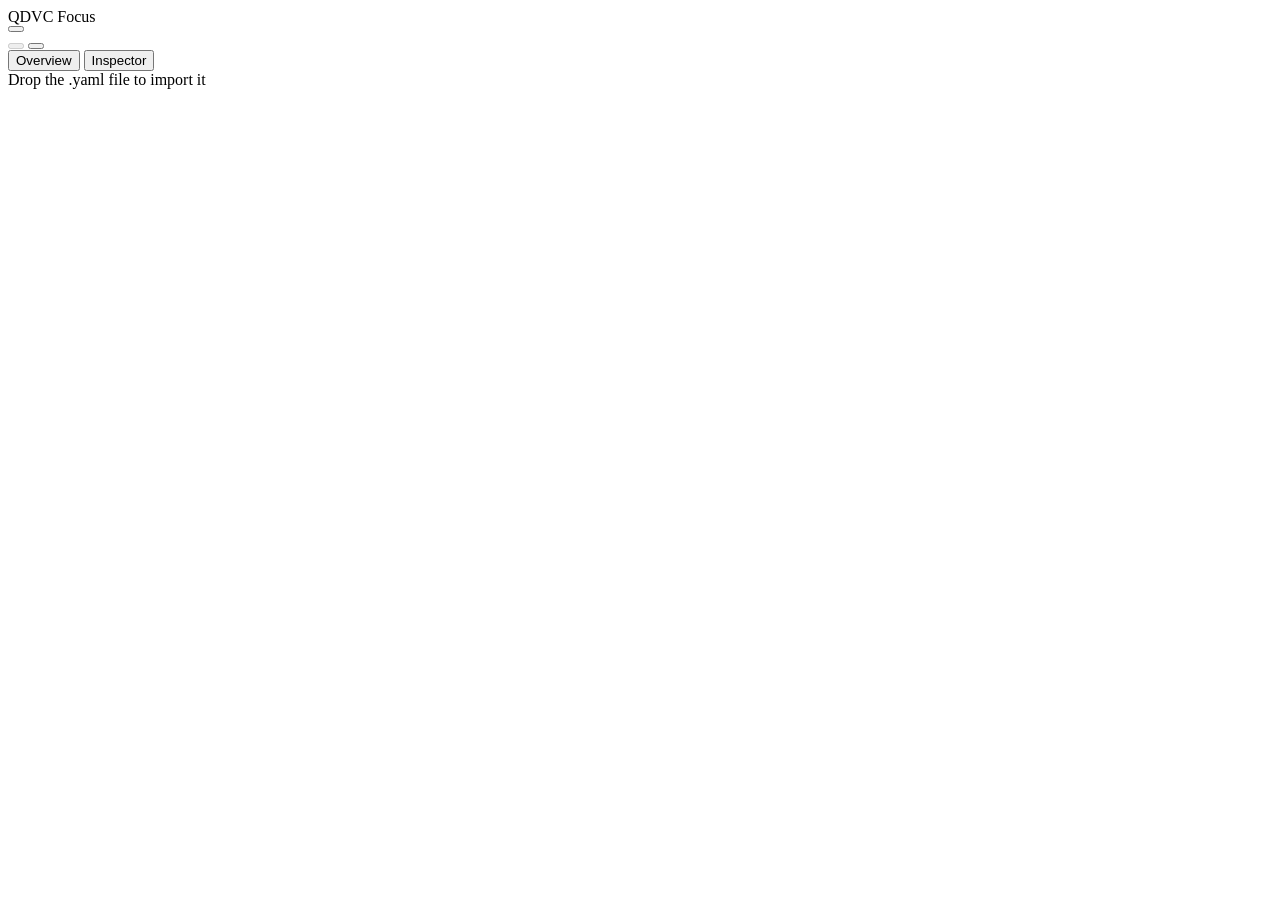
<file: src/10-shell.html>
</head>
<body>
<div class="app" id="app">

  <header class="toolbar" role="banner">
    <div class="brand">
      <span class="brand-mark" id="brand-mark" aria-hidden="true"></span>
      <span class="brand-name">QDVC Focus</span>
    </div>
    <div class="toolbar-spacer"></div>
    <div class="toolbar-centre">
      <div class="idle-slot" id="idle-slot"></div>
      <button type="button" class="tbtn tbtn-toggle" id="btn-timers" data-act="toggle-timers" aria-pressed="false" title="Hide timers (T)" aria-label="Hide timers"><span class="when-on" data-icon="stopwatch"></span><span class="when-off" data-icon="stopwatchOff"></span></button>
    </div>
    <div class="toolbar-spacer"></div>
    <div class="toolbar-tools">
      <button type="button" class="tbtn" id="btn-undo" data-act="undo" disabled title="Nothing to undo" aria-label="Nothing to undo"><span data-icon="undo"></span></button>
      <button type="button" class="tbtn" data-act="settings" title="Settings (,)" aria-label="Settings"><span data-icon="gear"></span></button>
    </div>
  </header>

  <div class="workspace" id="workspace">
    <aside class="drawer drawer-left" id="drawer-left" aria-label="Overview">
      <div class="drawer-inner" id="overview"></div>
    </aside>

    <main class="stage">
      <div class="timeline-scroll" id="timeline-scroll">
        <div class="timeline" id="timeline" aria-label="Timeline"></div>
      </div>
      <button type="button" class="drawer-handle handle-left" id="handle-left" data-act="toggle-overview" aria-controls="drawer-left" aria-expanded="false" title="Overview ([)">
        <span class="handle-grip" aria-hidden="true"></span><span class="handle-label">Overview</span><span class="handle-chevron" data-icon="chevron"></span>
      </button>
      <button type="button" class="drawer-handle handle-right" id="handle-right" data-act="toggle-inspector" aria-controls="drawer-right" aria-expanded="false" title="Inspector (])">
        <span class="handle-grip" aria-hidden="true"></span><span class="handle-label">Inspector</span><span class="handle-chevron" data-icon="chevron"></span>
      </button>
      <button type="button" class="jump-now" id="jump-now" data-act="jump-now" data-dir="down" hidden title="Jump to now (.)"><span data-icon="down"></span><span>Jump to now</span></button>
    </main>

    <aside class="drawer drawer-right" id="drawer-right" aria-label="Inspector">
      <div class="drawer-inner" id="inspector"></div>
    </aside>
  </div>
</div>

<div class="toasts" id="toasts" aria-live="polite"></div>
<div id="layer"></div>
<div class="file-drop-veil" aria-hidden="true"><div class="file-drop-card">Drop the .yaml file to import it</div></div>
<input type="file" id="file-input" accept=".yaml,.yml,.txt,text/yaml,application/yaml,text/plain" hidden>
</file>
